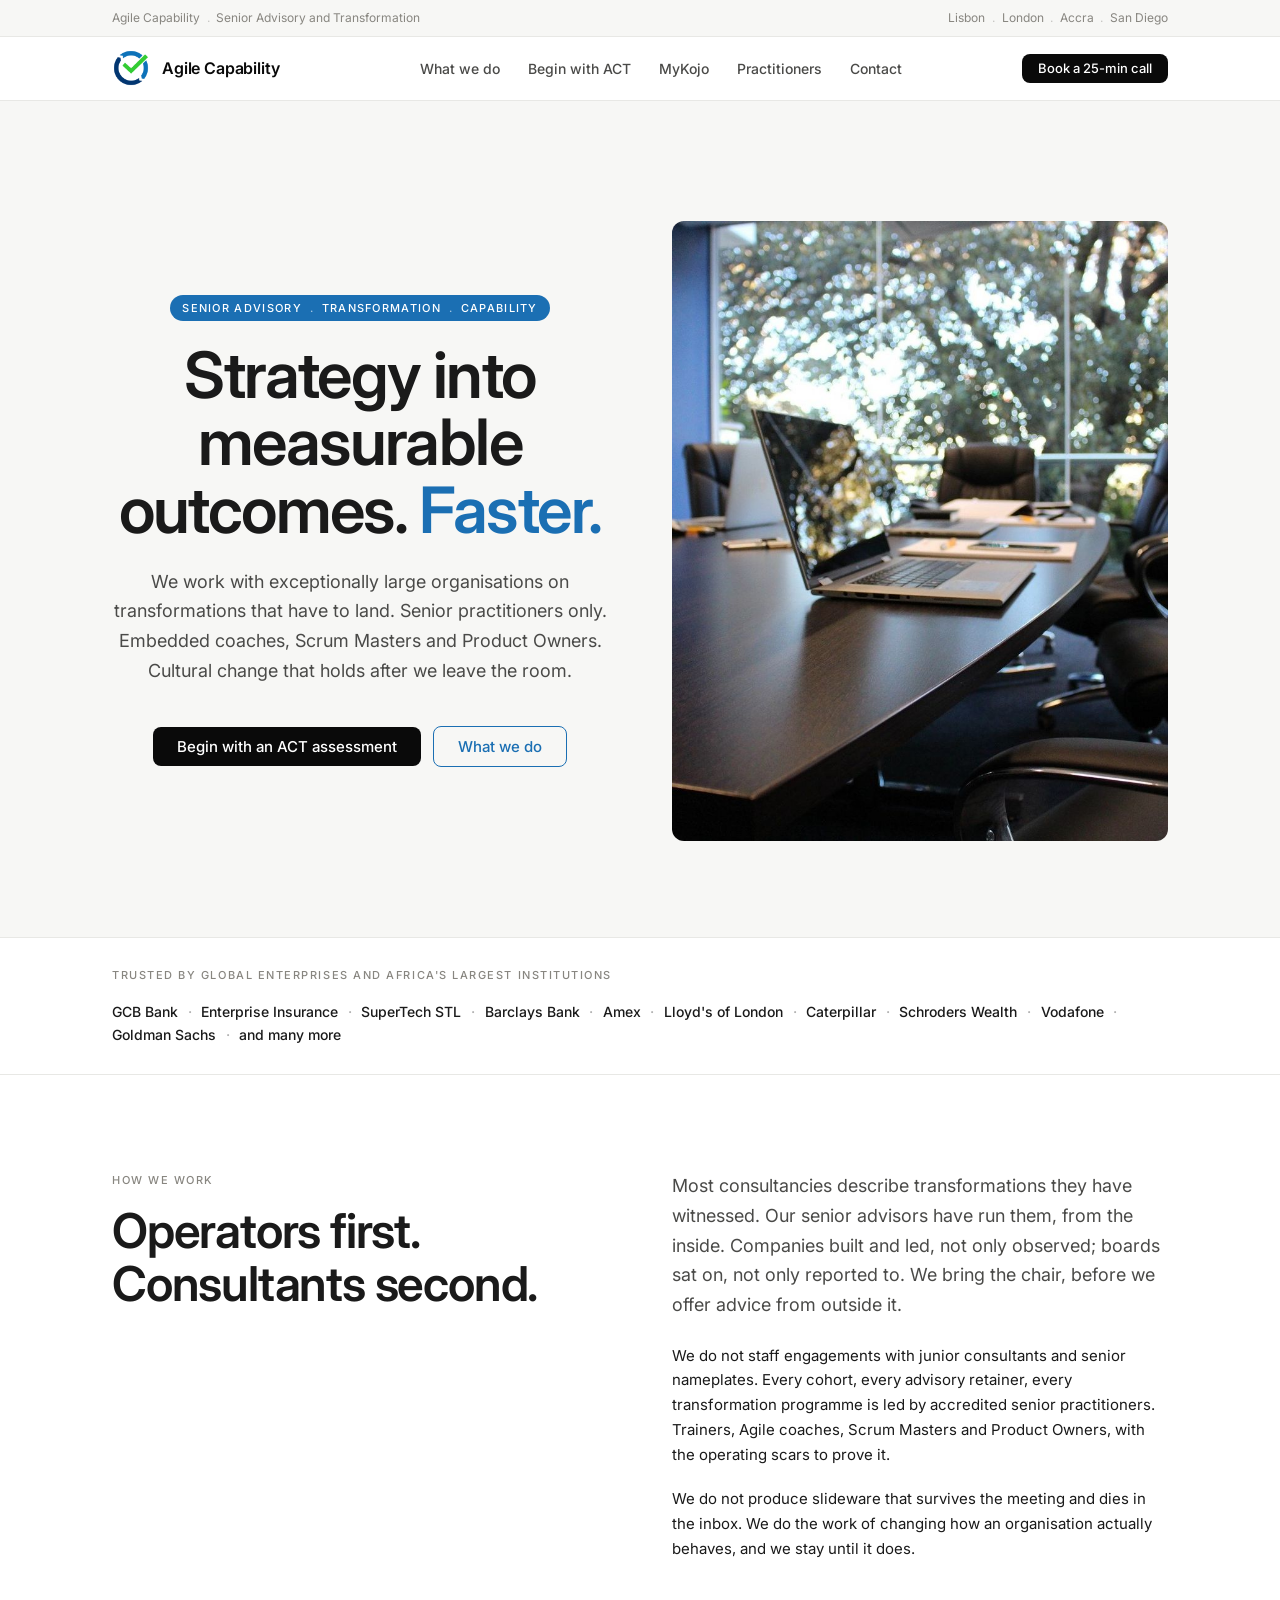
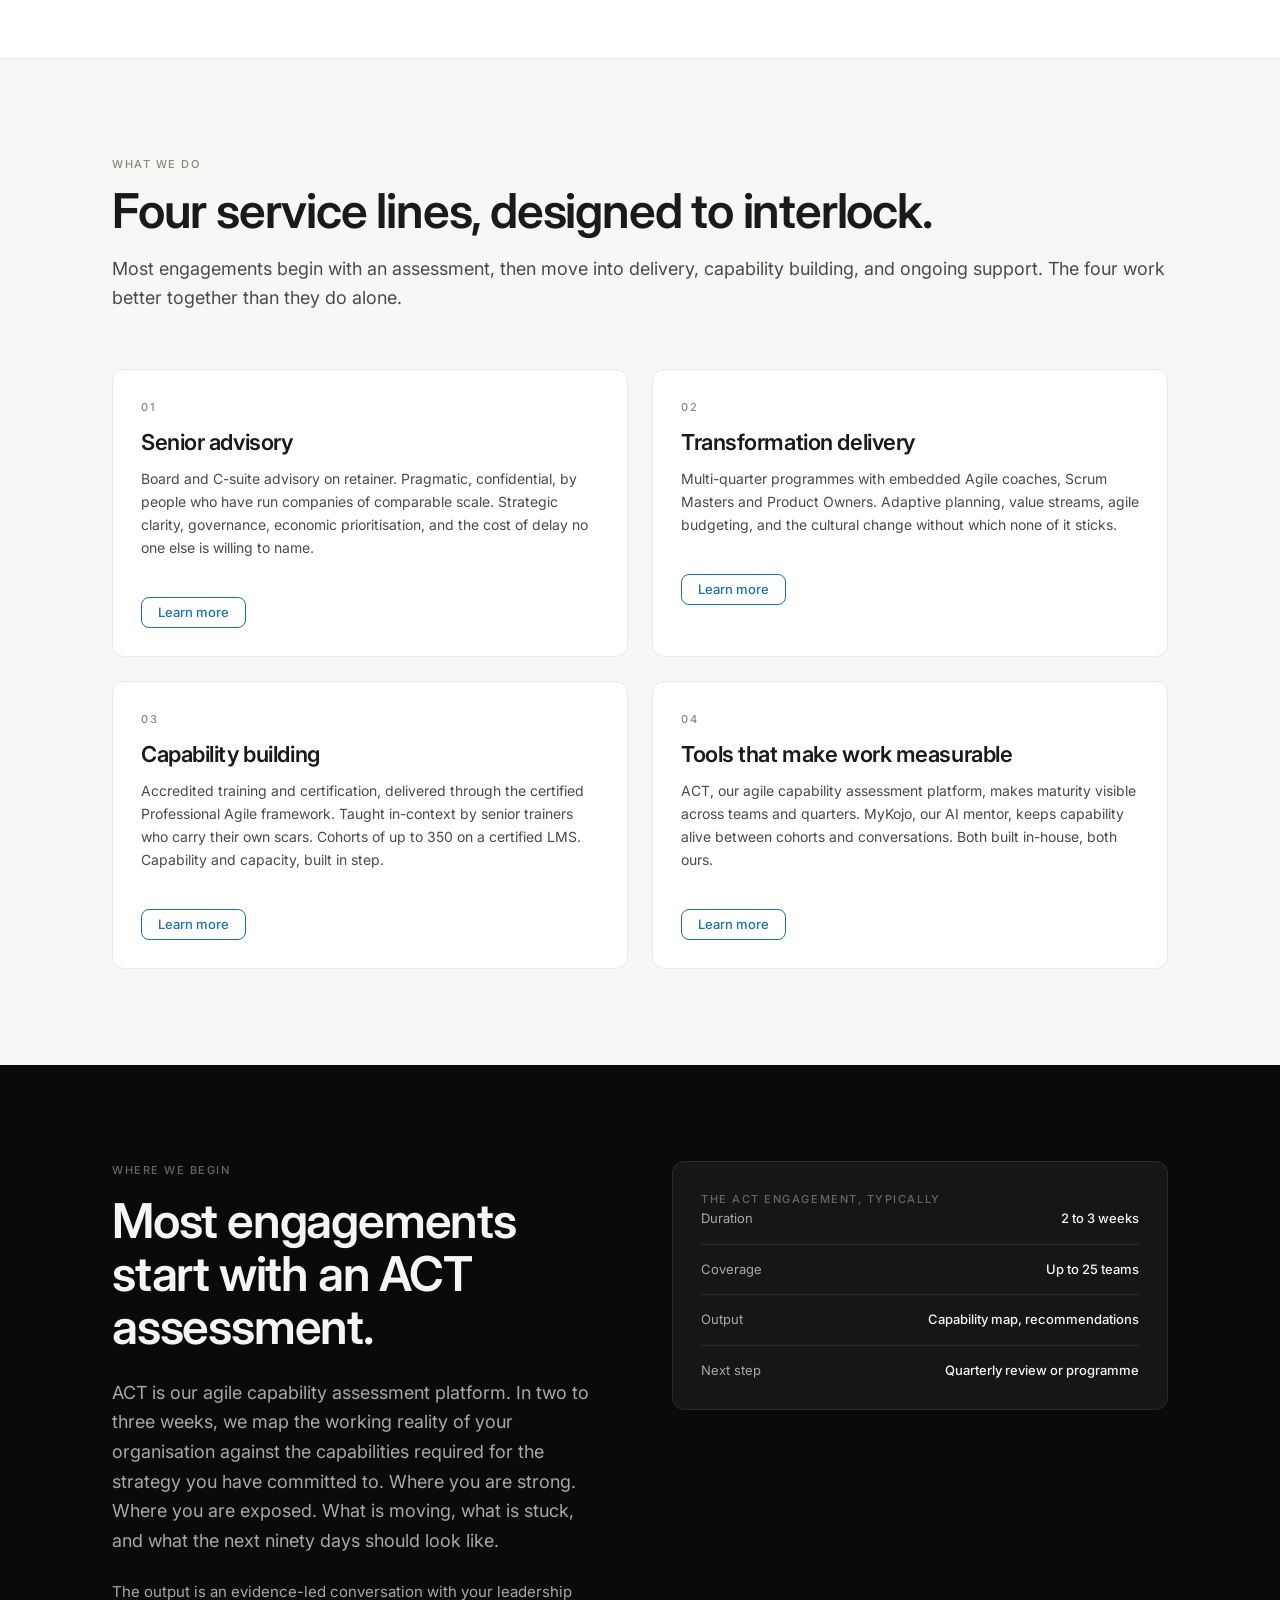
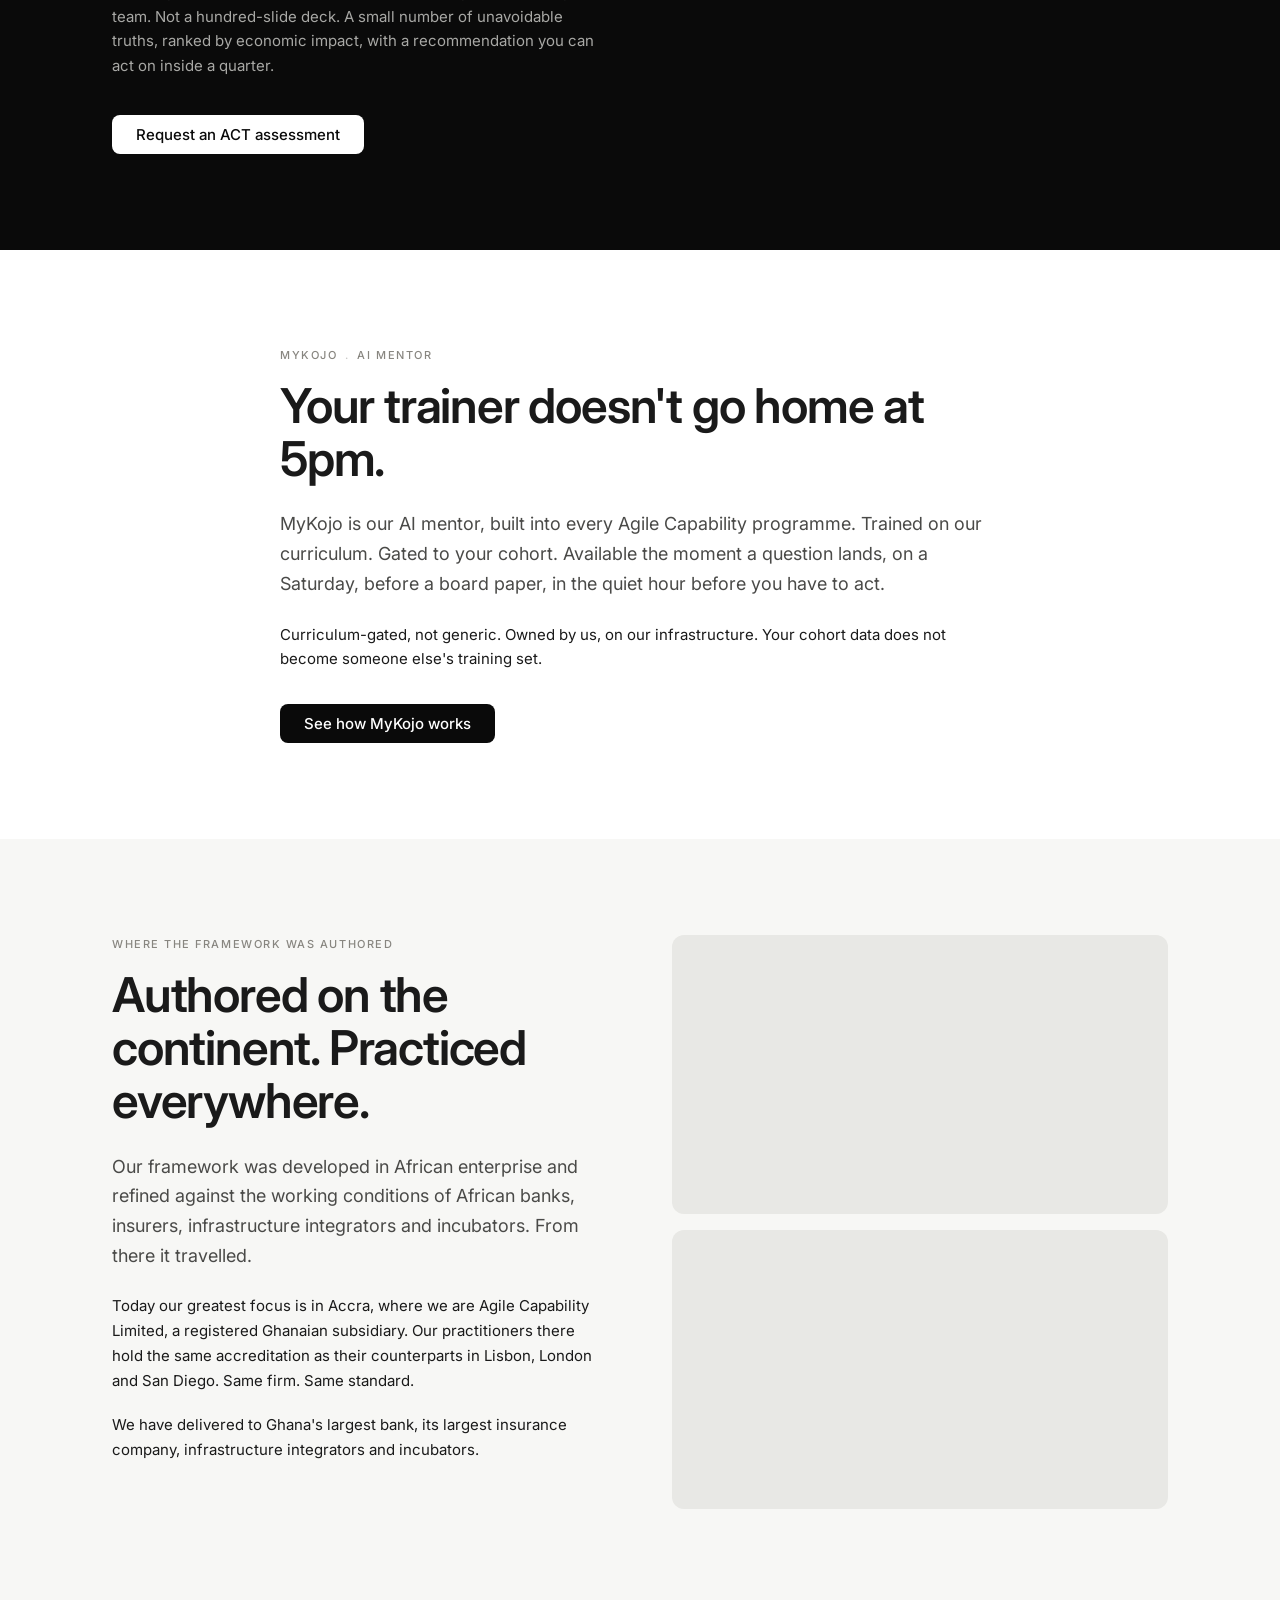
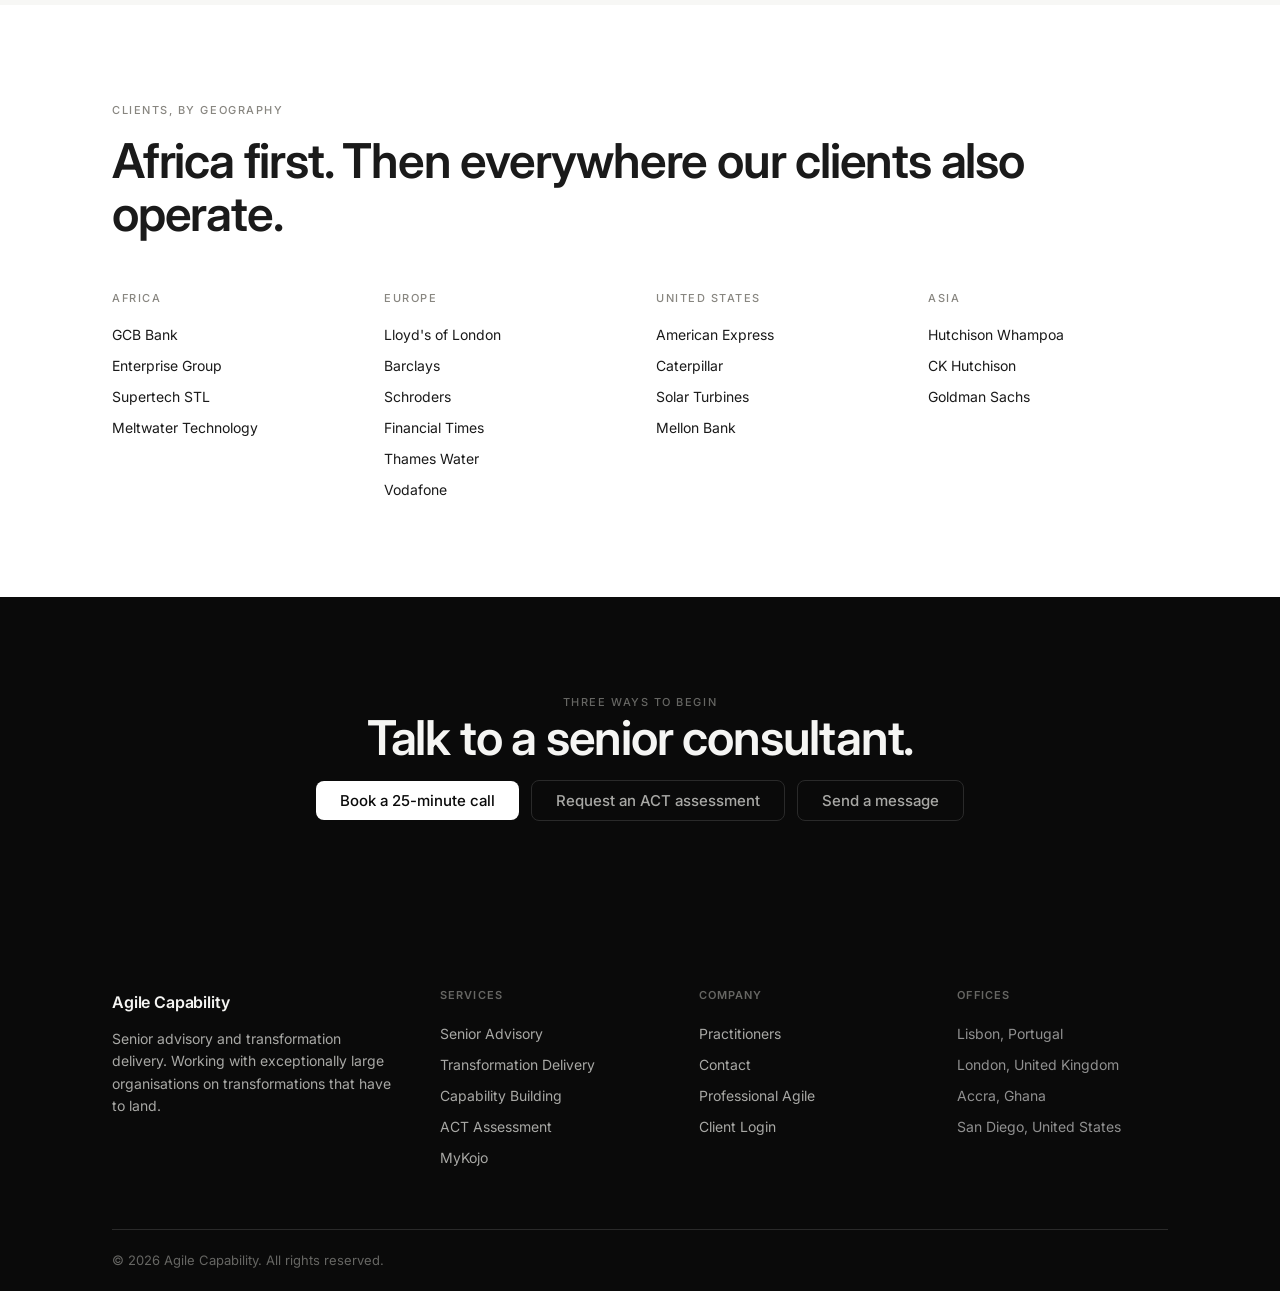
<file: index.html>
<!DOCTYPE html>
<html lang="en">
<head>
  <meta charset="UTF-8">
  <meta name="viewport" content="width=device-width, initial-scale=1.0">
  <meta name="description" content="Agile Capability works with exceptionally large organisations on transformations that have to land. Senior advisory, transformation delivery, capability building, and tools that make work measurable.">
  <title>Agile Capability - Senior Advisory and Transformation</title>
  <link rel="stylesheet" href="assets/css/site.css">
  <link rel="icon" href="assets/images/favicon.ico">
</head>
<body>

<!-- TOP BAR -->
<div id="top-bar">
  <div class="container">
    <span>Agile Capability <span style="opacity:.45;margin:0 .3em">.</span> Senior Advisory and Transformation</span>
    <span>Lisbon <span style="opacity:.45;margin:0 .3em">.</span> London <span style="opacity:.45;margin:0 .3em">.</span> Accra <span style="opacity:.45;margin:0 .3em">.</span> San Diego</span>
  </div>
</div>

<!-- HEADER -->
<header id="site-header">
  <div class="header-inner">
    <a class="site-logo" href="/">
      <img src="assets/images/agile-capability-logo.png" alt="Agile Capability" style="max-height:38px;width:auto;flex-shrink:0">
      <span class="site-logo-text">Agile Capability</span>
    </a>

    <button class="nav-toggle" aria-expanded="false" aria-controls="primary-nav" aria-label="Open menu">
      <span></span><span></span><span></span>
    </button>

    <nav id="primary-nav" role="navigation" aria-label="Main">
      <ul>
        <li><a href="/#what-we-do">What we do</a></li>
        <li><a href="services/act-assessment.html">Begin with ACT</a></li>
        <li><a href="services/mykojo.html">MyKojo</a></li>
        <li><a href="practitioners.html">Practitioners</a></li>
        <li><a href="contact.html">Contact</a></li>
      </ul>
      <div class="nav-cta">
        <a href="contact.html" class="btn btn-dark btn-sm">Book a 25-min call</a>
      </div>
    </nav>
  </div>
</header>

<!-- HERO -->
<section class="hero section subtle" id="welcome">
  <div class="container">
    <div class="split" style="align-items:center">
      <div>
        <div class="eyebrow mb-16">Senior Advisory <span style="opacity:.6;margin:0 .3em">.</span> Transformation <span style="opacity:.6;margin:0 .3em">.</span> Capability</div>
        <h1 class="h1 mb-24">Strategy into measurable outcomes. <span style="color:var(--accent-blue)">Faster.</span></h1>
        <p class="lead mb-40">We work with exceptionally large organisations on transformations that have to land. Senior practitioners only. Embedded coaches, Scrum Masters and Product Owners. Cultural change that holds after we leave the room.</p>
        <div class="hero-actions">
          <a href="services/act-assessment.html" class="btn btn-dark">Begin with an ACT assessment</a>
          <a href="/#what-we-do" class="btn btn-ghost">What we do</a>
        </div>
      </div>
      <div>
        <div style="aspect-ratio:4/5;width:100%;border-radius:12px;background-image:url('assets/images/hero-home.jpg');background-size:cover;background-position:center"></div>
      </div>
    </div>
  </div>
</section>

<!-- CLIENT STRIP -->
<div style="background:var(--bg);border-top:1px solid var(--border);border-bottom:1px solid var(--border);padding:28px 0">
  <div class="container">
    <div class="eyebrow mb-16">Trusted by global enterprises and Africa's largest institutions</div>
    <p style="font-size:14px;font-weight:500;color:var(--ink-3);margin:0">GCB Bank <span style="opacity:.35;margin:0 .4em">·</span> Enterprise Insurance <span style="opacity:.35;margin:0 .4em">·</span> SuperTech STL <span style="opacity:.35;margin:0 .4em">·</span> Barclays Bank <span style="opacity:.35;margin:0 .4em">·</span> Amex <span style="opacity:.35;margin:0 .4em">·</span> Lloyd's of London <span style="opacity:.35;margin:0 .4em">·</span> Caterpillar <span style="opacity:.35;margin:0 .4em">·</span> Schroders Wealth <span style="opacity:.35;margin:0 .4em">·</span> Vodafone <span style="opacity:.35;margin:0 .4em">·</span> Goldman Sachs <span style="opacity:.35;margin:0 .4em">·</span> and many more</p>
  </div>
</div>

<!-- OPERATORS FIRST -->
<section class="section" id="operators">
  <div class="container">
    <div class="split" style="align-items:start">
      <div>
        <div class="eyebrow mb-16">How we work</div>
        <h2 class="h2 mb-32">Operators first. Consultants second.</h2>
      </div>
      <div>
        <p class="lead mb-24">Most consultancies describe transformations they have witnessed. Our senior advisors have run them, from the inside. Companies built and led, not only observed; boards sat on, not only reported to. We bring the chair, before we offer advice from outside it.</p>
        <p style="color:var(--ink-2);margin-bottom:20px">We do not staff engagements with junior consultants and senior nameplates. Every cohort, every advisory retainer, every transformation programme is led by accredited senior practitioners. Trainers, Agile coaches, Scrum Masters and Product Owners, with the operating scars to prove it.</p>
        <p style="color:var(--ink-2)">We do not produce slideware that survives the meeting and dies in the inbox. We do the work of changing how an organisation actually behaves, and we stay until it does.</p>
      </div>
    </div>
  </div>
</section>

<hr class="divider">

<!-- FOUR SERVICE LINES -->
<section class="section subtle" id="what-we-do">
  <span id="services" style="position:absolute;visibility:hidden"></span>
  <div class="container">
    <div class="section-header">
      <div class="eyebrow">What we do</div>
      <h2 class="h2">Four service lines, designed to interlock.</h2>
      <p class="lead">Most engagements begin with an assessment, then move into delivery, capability building, and ongoing support. The four work better together than they do alone.</p>
    </div>
    <div class="card-grid-2">
      <div class="card">
        <div class="eyebrow mb-12">01</div>
        <h3 class="h3 mb-12">Senior advisory</h3>
        <p>Board and C-suite advisory on retainer. Pragmatic, confidential, by people who have run companies of comparable scale. Strategic clarity, governance, economic prioritisation, and the cost of delay no one else is willing to name.</p>
        <a href="services/senior-advisory.html" class="btn btn-ghost btn-sm mt-24">Learn more</a>
      </div>
      <div class="card">
        <div class="eyebrow mb-12">02</div>
        <h3 class="h3 mb-12">Transformation delivery</h3>
        <p>Multi-quarter programmes with embedded Agile coaches, Scrum Masters and Product Owners. Adaptive planning, value streams, agile budgeting, and the cultural change without which none of it sticks.</p>
        <a href="services/transformation-delivery.html" class="btn btn-ghost btn-sm mt-24">Learn more</a>
      </div>
      <div class="card">
        <div class="eyebrow mb-12">03</div>
        <h3 class="h3 mb-12">Capability building</h3>
        <p>Accredited training and certification, delivered through the certified Professional Agile framework. Taught in-context by senior trainers who carry their own scars. Cohorts of up to 350 on a certified LMS. Capability and capacity, built in step.</p>
        <a href="services/capability-building.html" class="btn btn-ghost btn-sm mt-24">Learn more</a>
      </div>
      <div class="card">
        <div class="eyebrow mb-12">04</div>
        <h3 class="h3 mb-12">Tools that make work measurable</h3>
        <p>ACT, our agile capability assessment platform, makes maturity visible across teams and quarters. MyKojo, our AI mentor, keeps capability alive between cohorts and conversations. Both built in-house, both ours.</p>
        <a href="services/mykojo.html" class="btn btn-ghost btn-sm mt-24">Learn more</a>
      </div>
    </div>
  </div>
</section>

<!-- ACT FRONT DOOR -->
<section class="section dark" id="act">
  <div class="container">
    <div class="split" style="align-items:start;gap:64px">
      <div>
        <div class="eyebrow mb-16" style="color:var(--d-text-3)">Where we begin</div>
        <h2 class="h2 mb-24" style="color:var(--d-text)">Most engagements start with an ACT assessment.</h2>
        <p class="lead mb-24" style="color:var(--d-text-2)">ACT is our agile capability assessment platform. In two to three weeks, we map the working reality of your organisation against the capabilities required for the strategy you have committed to. Where you are strong. Where you are exposed. What is moving, what is stuck, and what the next ninety days should look like.</p>
        <p style="color:var(--d-text-2);margin-bottom:36px">The output is an evidence-led conversation with your leadership team. Not a hundred-slide deck. A small number of unavoidable truths, ranked by economic impact, with a recommendation you can act on inside a quarter.</p>
        <a href="services/act-assessment.html" class="btn btn-light">Request an ACT assessment</a>
      </div>
      <div>
        <div style="background:rgba(255,255,255,.05);border:1px solid var(--d-border);border-radius:var(--r-card);padding:28px">
          <div class="eyebrow mb-20" style="color:var(--d-text-3)">The ACT engagement, typically</div>
          <div style="display:flex;flex-direction:column;gap:14px">
            <div style="display:flex;justify-content:space-between;padding-bottom:14px;border-bottom:1px solid var(--d-border)">
              <span style="font-size:13px;color:var(--d-text-2)">Duration</span>
              <span style="font-size:13px;color:var(--d-text);font-weight:500">2 to 3 weeks</span>
            </div>
            <div style="display:flex;justify-content:space-between;padding-bottom:14px;border-bottom:1px solid var(--d-border)">
              <span style="font-size:13px;color:var(--d-text-2)">Coverage</span>
              <span style="font-size:13px;color:var(--d-text);font-weight:500">Up to 25 teams</span>
            </div>
            <div style="display:flex;justify-content:space-between;padding-bottom:14px;border-bottom:1px solid var(--d-border)">
              <span style="font-size:13px;color:var(--d-text-2)">Output</span>
              <span style="font-size:13px;color:var(--d-text);font-weight:500">Capability map, recommendations</span>
            </div>
            <div style="display:flex;justify-content:space-between">
              <span style="font-size:13px;color:var(--d-text-2)">Next step</span>
              <span style="font-size:13px;color:var(--d-text);font-weight:500">Quarterly review or programme</span>
            </div>
          </div>
        </div>
      </div>
    </div>
  </div>
</section>

<!-- MYKOJO PREVIEW -->
<section class="section" id="mykojo">
  <div class="container">
    <div style="max-width:720px;margin:0 auto">
      <div class="eyebrow mb-16">MyKojo <span style="opacity:.45;margin:0 .3em">.</span> AI mentor</div>
      <h2 class="h2 mb-24">Your trainer doesn't go home at 5pm.</h2>
      <p class="lead mb-24">MyKojo is our AI mentor, built into every Agile Capability programme. Trained on our curriculum. Gated to your cohort. Available the moment a question lands, on a Saturday, before a board paper, in the quiet hour before you have to act.</p>
      <p style="color:var(--ink-2);margin-bottom:32px">Curriculum-gated, not generic. Owned by us, on our infrastructure. Your cohort data does not become someone else's training set.</p>
      <a href="services/mykojo.html" class="btn btn-dark">See how MyKojo works</a>
    </div>
  </div>
</section>

<!-- AFRICA SECTION -->
<section class="section subtle" id="africa">
  <div class="container">
    <div class="split" style="align-items:start">
      <div>
        <div class="eyebrow mb-16">Where the framework was authored</div>
        <h2 class="h2 mb-24">Authored on the continent. Practiced everywhere.</h2>
        <p class="lead mb-24">Our framework was developed in African enterprise and refined against the working conditions of African banks, insurers, infrastructure integrators and incubators. From there it travelled.</p>
        <p style="color:var(--ink-2);margin-bottom:20px">Today our greatest focus is in Accra, where we are Agile Capability Limited, a registered Ghanaian subsidiary. Our practitioners there hold the same accreditation as their counterparts in Lisbon, London and San Diego. Same firm. Same standard.</p>
        <p style="color:var(--ink-2)">We have delivered to Ghana's largest bank, its largest insurance company, infrastructure integrators and incubators.</p>
      </div>
      <div style="display:flex;flex-direction:column;gap:16px">
        <div style="background:var(--border);border-radius:var(--r-card);aspect-ratio:16/9;width:100%"></div>
        <div style="background:var(--border);border-radius:var(--r-card);aspect-ratio:16/9;width:100%"></div>
      </div>
    </div>
  </div>
</section>

<!-- CLIENTS BY GEOGRAPHY -->
<section class="section" id="clients">
  <div class="container">
    <div class="eyebrow mb-16">Clients, by geography</div>
    <h2 class="h2 mb-48">Africa first. Then everywhere our clients also operate.</h2>
    <div class="grid-4">
      <div>
        <div class="eyebrow mb-16">Africa</div>
        <div style="display:flex;flex-direction:column;gap:8px">
          <span style="font-size:14px;color:var(--ink-2)">GCB Bank</span>
          <span style="font-size:14px;color:var(--ink-2)">Enterprise Group</span>
          <span style="font-size:14px;color:var(--ink-2)">Supertech STL</span>
          <span style="font-size:14px;color:var(--ink-2)">Meltwater Technology</span>
        </div>
      </div>
      <div>
        <div class="eyebrow mb-16">Europe</div>
        <div style="display:flex;flex-direction:column;gap:8px">
          <span style="font-size:14px;color:var(--ink-2)">Lloyd's of London</span>
          <span style="font-size:14px;color:var(--ink-2)">Barclays</span>
          <span style="font-size:14px;color:var(--ink-2)">Schroders</span>
          <span style="font-size:14px;color:var(--ink-2)">Financial Times</span>
          <span style="font-size:14px;color:var(--ink-2)">Thames Water</span>
          <span style="font-size:14px;color:var(--ink-2)">Vodafone</span>
        </div>
      </div>
      <div>
        <div class="eyebrow mb-16">United States</div>
        <div style="display:flex;flex-direction:column;gap:8px">
          <span style="font-size:14px;color:var(--ink-2)">American Express</span>
          <span style="font-size:14px;color:var(--ink-2)">Caterpillar</span>
          <span style="font-size:14px;color:var(--ink-2)">Solar Turbines</span>
          <span style="font-size:14px;color:var(--ink-2)">Mellon Bank</span>
        </div>
      </div>
      <div>
        <div class="eyebrow mb-16">Asia</div>
        <div style="display:flex;flex-direction:column;gap:8px">
          <span style="font-size:14px;color:var(--ink-2)">Hutchison Whampoa</span>
          <span style="font-size:14px;color:var(--ink-2)">CK Hutchison</span>
          <span style="font-size:14px;color:var(--ink-2)">Goldman Sachs</span>
        </div>
      </div>
    </div>
  </div>
</section>

<!-- CLOSING CTA -->
<section class="cta-band" id="contact-cta">
  <div class="container">
    <div class="hero-center">
      <div class="eyebrow mb-20" style="color:var(--d-text-3)">Three ways to begin</div>
      <h2 class="h2 mb-32" style="color:var(--d-text)">Talk to a senior consultant.</h2>
      <div class="hero-actions" style="justify-content:center">
        <a href="contact.html" class="btn btn-light">Book a 25-minute call</a>
        <a href="services/act-assessment.html" class="btn btn-ghost" style="color:var(--d-text-2);border-color:var(--d-border)">Request an ACT assessment</a>
        <a href="contact.html" class="btn btn-ghost" style="color:var(--d-text-2);border-color:var(--d-border)">Send a message</a>
      </div>
    </div>
  </div>
</section>

<!-- FOOTER -->
<footer id="site-footer">
  <div class="container">
    <div class="footer-inner">
      <div class="footer-brand">
        <span class="site-logo-text">Agile Capability</span>
        <p>Senior advisory and transformation delivery. Working with exceptionally large organisations on transformations that have to land.</p>
      </div>
      <div class="footer-col">
        <h4>Services</h4>
        <a href="services/senior-advisory.html">Senior Advisory</a>
        <a href="services/transformation-delivery.html">Transformation Delivery</a>
        <a href="services/capability-building.html">Capability Building</a>
        <a href="services/act-assessment.html">ACT Assessment</a>
        <a href="services/mykojo.html">MyKojo</a>
      </div>
      <div class="footer-col">
        <h4>Company</h4>
        <a href="practitioners.html">Practitioners</a>
        <a href="contact.html">Contact</a>
        <a href="https://www.professionalagile.org" target="_blank" rel="noopener">Professional Agile</a>
        <a href="https://admin.agilecapabilitytool.com/login" target="_blank" rel="noopener">Client Login</a>
      </div>
      <div class="footer-col">
        <h4>Offices</h4>
        <span style="font-size:14px;color:rgba(255,255,255,.55);display:block;padding:4px 0">Lisbon, Portugal</span>
        <span style="font-size:14px;color:rgba(255,255,255,.55);display:block;padding:4px 0">London, United Kingdom</span>
        <span style="font-size:14px;color:rgba(255,255,255,.55);display:block;padding:4px 0">Accra, Ghana</span>
        <span style="font-size:14px;color:rgba(255,255,255,.55);display:block;padding:4px 0">San Diego, United States</span>
      </div>
    </div>
    <div class="footer-bottom">
      <span>&copy; 2026 Agile Capability. All rights reserved.</span>
    </div>
  </div>
</footer>

<script src="assets/js/site.js"></script>
</body>
</html>
</file>
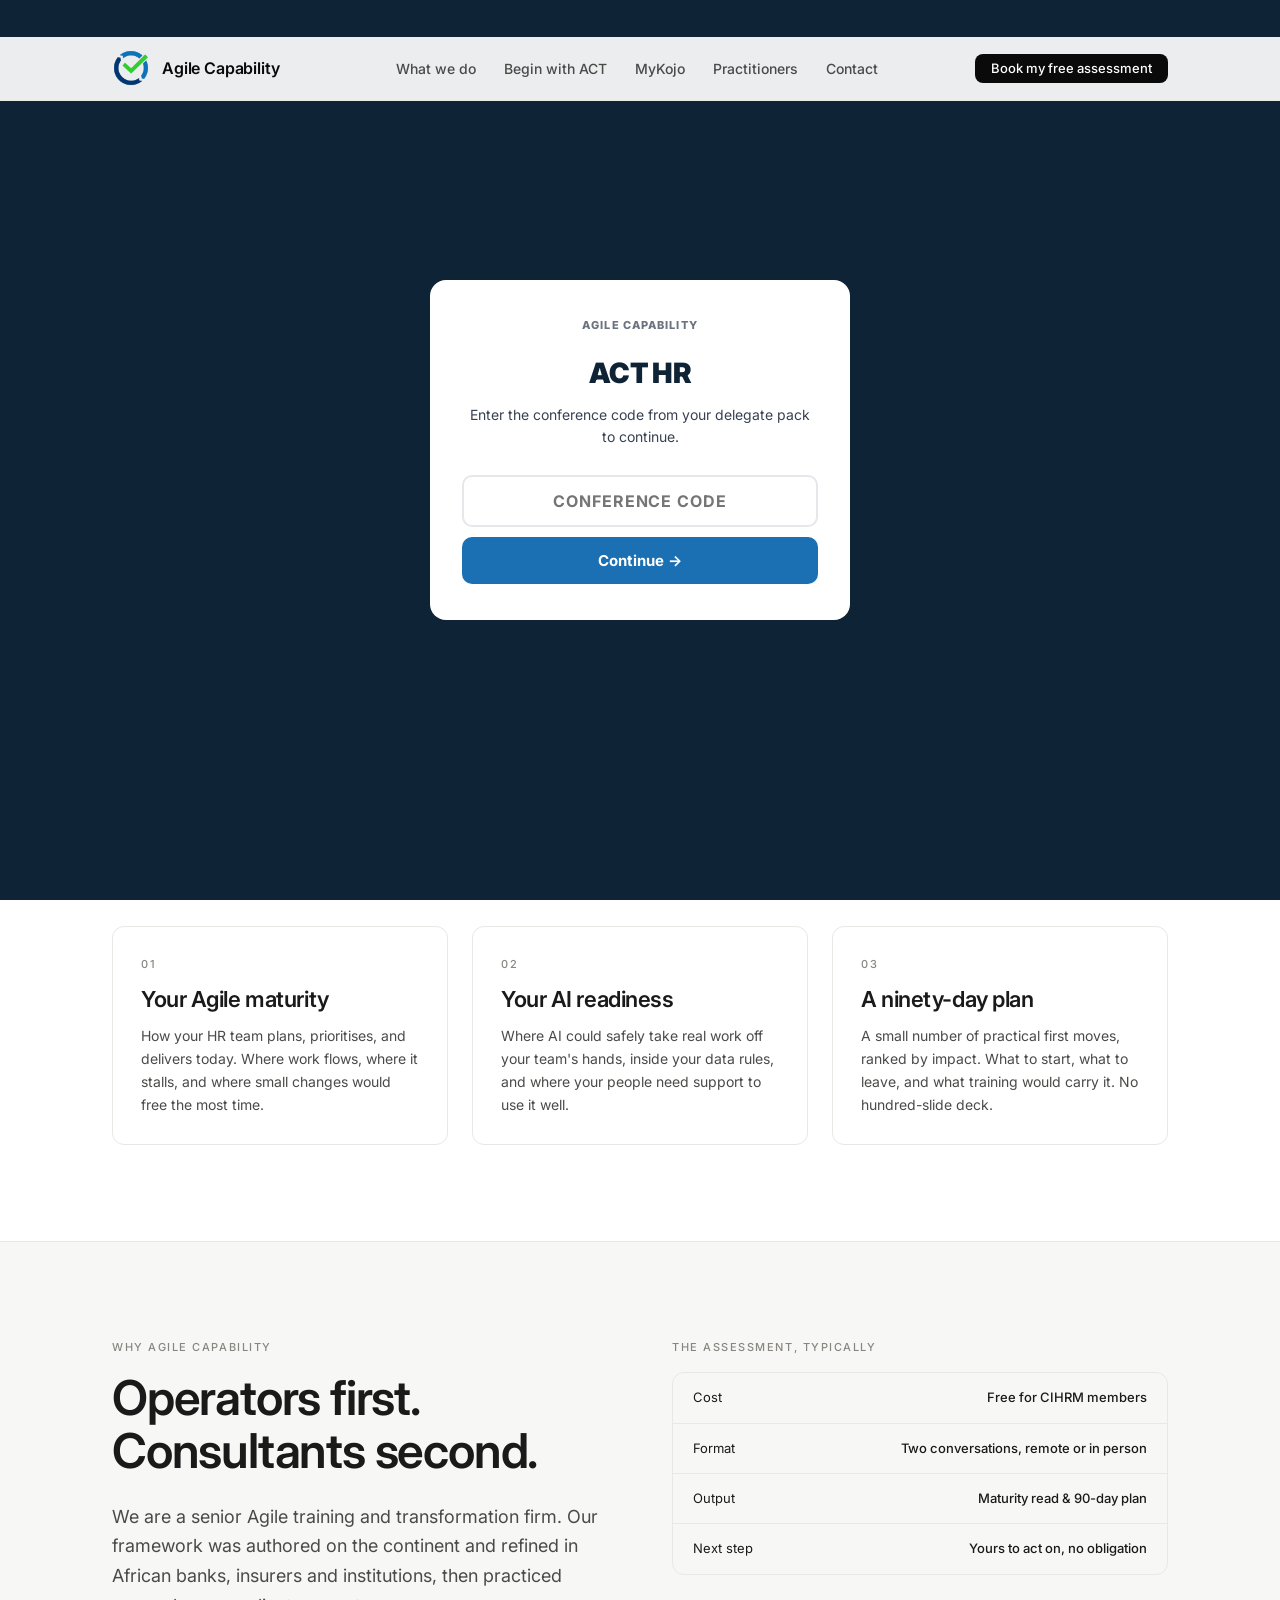
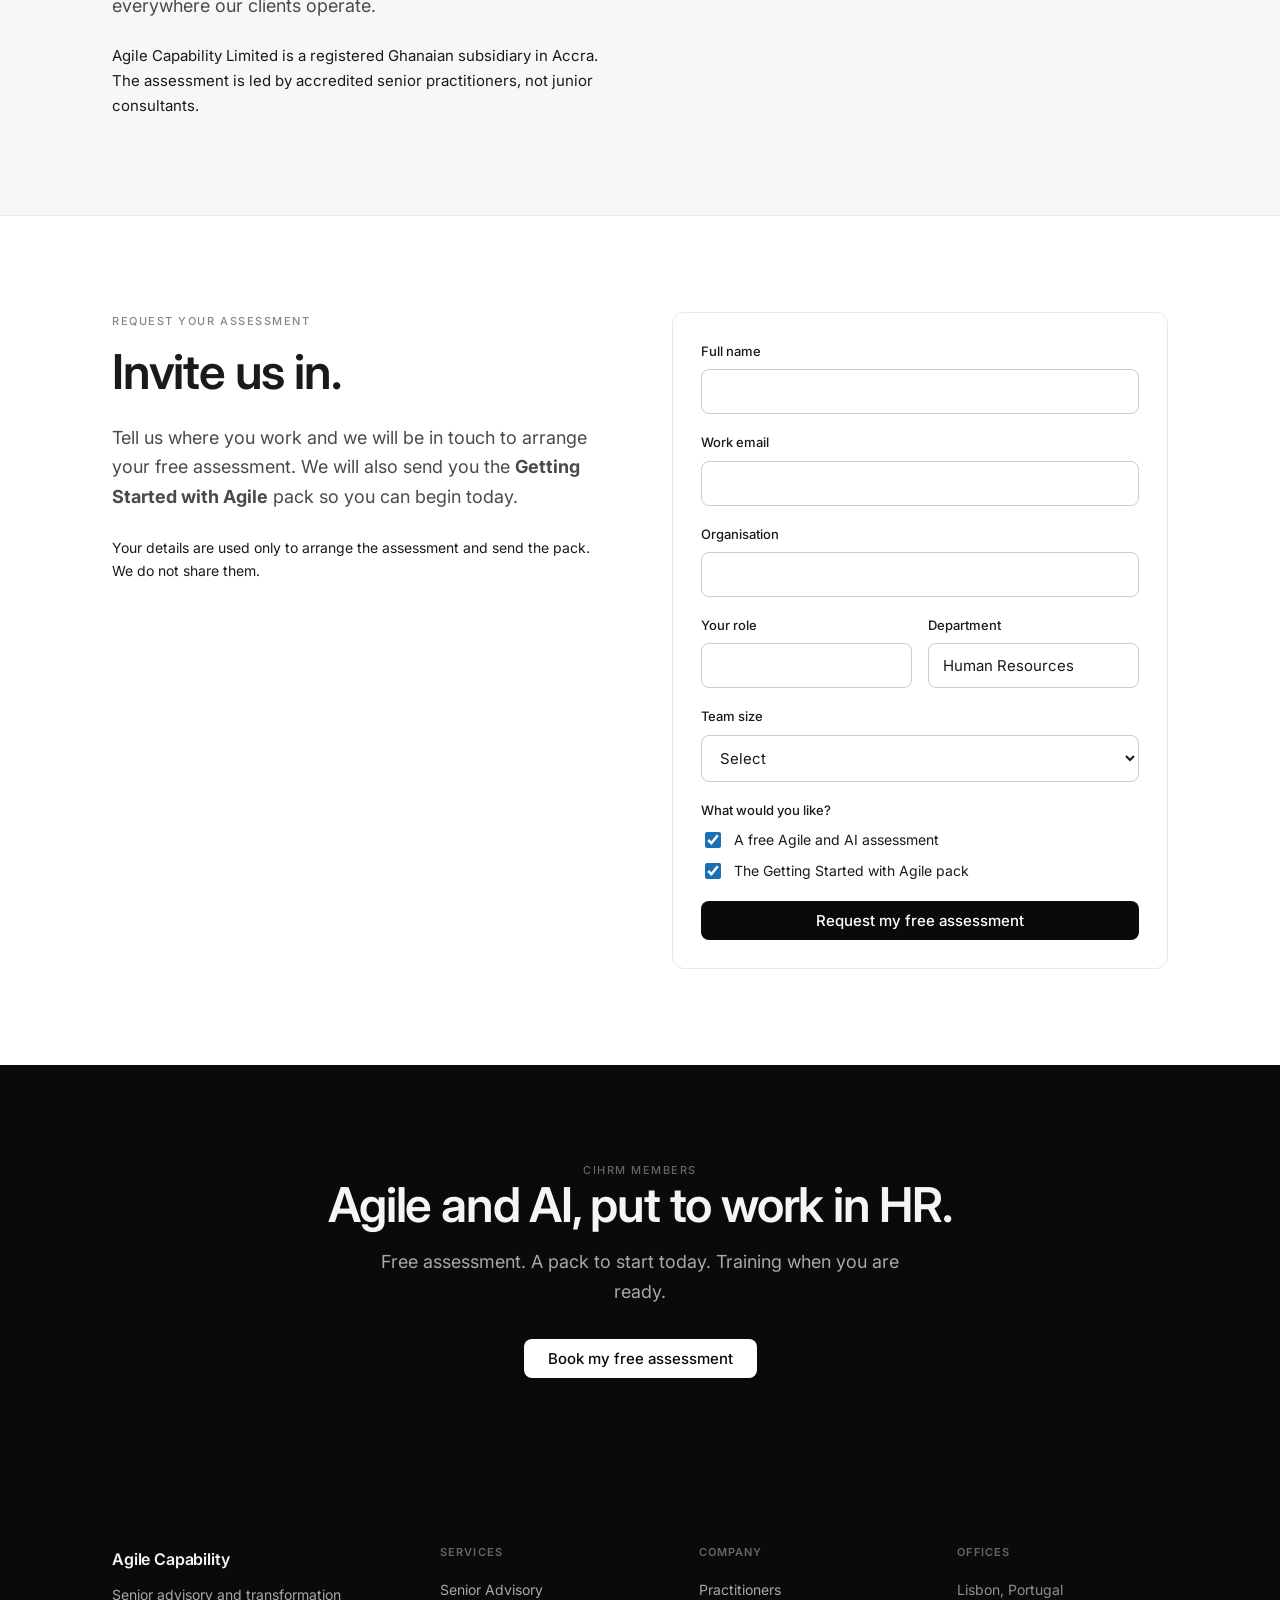
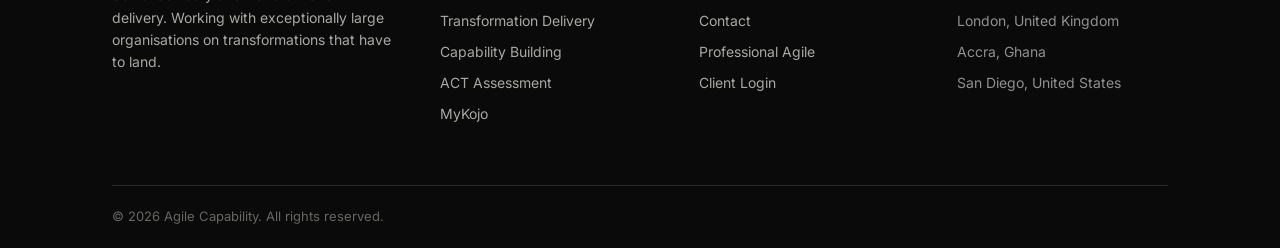
<file: cihrm.html>
<!DOCTYPE html>
<html lang="en">
<head>
  <meta charset="UTF-8">
  <meta name="viewport" content="width=device-width, initial-scale=1.0">
  <meta name="description" content="For CIHRM members. A free Agile and AI assessment of your HR department, plus a Getting Started with Agile pack. See where you are strong, where you are exposed, and what the next ninety days should look like.">
  <title>Agile and AI for HR - Free Assessment for CIHRM Members - Agile Capability</title>
  <link rel="stylesheet" href="assets/css/site.css">
  <link rel="icon" href="assets/images/favicon.ico">
</head>
<body>

<!-- CODE GATE: shown on arrival, hides the page until the conference code is entered -->
<div id="cihrm-gate" style="position:fixed;inset:0;z-index:9999;background:#0F2336;display:flex;align-items:center;justify-content:center;padding:24px">
  <div style="background:#fff;border-radius:16px;padding:36px 32px;max-width:420px;width:100%;text-align:center">
    <div style="font-size:11px;font-weight:800;text-transform:uppercase;letter-spacing:.1em;color:#6B7280;margin-bottom:16px">Agile Capability</div>
    <div style="font-size:28px;font-weight:900;letter-spacing:-.02em;color:#0F2336;margin-bottom:8px">ACT HR</div>
    <div style="font-size:14px;color:#374151;line-height:1.55;margin-bottom:28px">Enter the conference code from your delegate pack to continue.</div>
    <input id="gate-code" type="text" autocomplete="off" spellcheck="false"
      placeholder="Conference code"
      style="width:100%;box-sizing:border-box;font-family:inherit;font-size:16px;font-weight:700;text-align:center;text-transform:uppercase;letter-spacing:.06em;padding:14px;border:2px solid #E5E7EB;border-radius:10px;margin-bottom:10px;outline:none"
      onkeydown="if(event.key==='Enter')submitGateCode()">
    <div id="gate-err" style="display:none;font-size:13px;color:#C0392B;margin-bottom:10px"></div>
    <button onclick="submitGateCode()"
      style="width:100%;background:#1B6FB3;color:#fff;border:none;border-radius:10px;padding:14px;font-family:inherit;font-size:15px;font-weight:700;cursor:pointer">
      Continue &rarr;
    </button>
  </div>
</div>

<!-- ACT HR REGISTER: revealed after correct code, sits above the existing hero -->
<div id="achr-register" style="display:none;background:#EEF2F6;padding:60px 16px">
  <div style="max-width:520px;margin:0 auto">
    <div style="font-size:11px;font-weight:800;text-transform:uppercase;letter-spacing:.1em;color:#1B6FB3;margin-bottom:8px">CIHRM 2026</div>
    <h2 style="font-size:28px;font-weight:900;letter-spacing:-.02em;color:#0F2336;margin:0 0 10px">Access ACT HR</h2>
    <p style="font-size:14px;color:#374151;line-height:1.6;margin:0 0 24px">A safe place to rehearse the hard HR conversations before you have them for real. Enter your details and we will send your personal 7-day access link.</p>
    <div style="background:#fff;border:1px solid #E5E7EB;border-radius:14px;padding:28px">
      <div style="display:grid;grid-template-columns:1fr 1fr;gap:10px;margin-bottom:16px">
        <div>
          <label style="display:block;font-size:13px;font-weight:600;color:#0F2336;margin-bottom:6px" for="achr-first">First name</label>
          <input id="achr-first" type="text" autocomplete="given-name" placeholder="First"
            style="width:100%;box-sizing:border-box;font-family:inherit;font-size:15px;color:#0F2336;padding:11px 13px;border:1px solid #D1D5DB;border-radius:8px;outline:none">
        </div>
        <div>
          <label style="display:block;font-size:13px;font-weight:600;color:#0F2336;margin-bottom:6px" for="achr-last">Last name</label>
          <input id="achr-last" type="text" autocomplete="family-name" placeholder="Last"
            style="width:100%;box-sizing:border-box;font-family:inherit;font-size:15px;color:#0F2336;padding:11px 13px;border:1px solid #D1D5DB;border-radius:8px;outline:none">
        </div>
      </div>
      <div style="margin-bottom:16px">
        <label style="display:block;font-size:13px;font-weight:600;color:#0F2336;margin-bottom:6px" for="achr-email">Work email</label>
        <input id="achr-email" type="email" autocomplete="email" placeholder="you@organisation.com"
          style="width:100%;box-sizing:border-box;font-family:inherit;font-size:15px;color:#0F2336;padding:11px 13px;border:1px solid #D1D5DB;border-radius:8px;outline:none">
      </div>
      <div style="margin-bottom:16px">
        <label style="display:block;font-size:13px;font-weight:600;color:#0F2336;margin-bottom:6px" for="achr-title">Job title</label>
        <input id="achr-title" type="text" autocomplete="organization-title" placeholder="Your role"
          style="width:100%;box-sizing:border-box;font-family:inherit;font-size:15px;color:#0F2336;padding:11px 13px;border:1px solid #D1D5DB;border-radius:8px;outline:none">
      </div>
      <div style="margin-bottom:16px">
        <label style="display:block;font-size:13px;font-weight:600;color:#0F2336;margin-bottom:6px" for="achr-org">Organisation</label>
        <input id="achr-org" type="text" autocomplete="organization" placeholder="Your organisation"
          style="width:100%;box-sizing:border-box;font-family:inherit;font-size:15px;color:#0F2336;padding:11px 13px;border:1px solid #D1D5DB;border-radius:8px;outline:none">
      </div>
      <div style="margin-bottom:20px">
        <label style="display:block;font-size:13px;font-weight:600;color:#0F2336;margin-bottom:6px" for="achr-sector">Sector</label>
        <select id="achr-sector"
          style="width:100%;box-sizing:border-box;font-family:inherit;font-size:15px;color:#0F2336;padding:11px 13px;border:1px solid #D1D5DB;border-radius:8px;outline:none;background:#fff;-webkit-appearance:none;appearance:none">
          <option value="">Select your sector</option>
          <option value="public">Public sector</option>
          <option value="private">Private sector</option>
          <option value="ngo">NGO / Not-for-profit</option>
          <option value="other">Other</option>
        </select>
      </div>
      <div id="achr-err" style="display:none;font-size:13px;color:#C0392B;margin-bottom:12px;padding:10px 12px;background:#FDECEC;border-radius:7px;border:1px solid #F5C6C6"></div>
      <button id="achr-btn" onclick="submitAchrForm()"
        style="width:100%;background:#1B6FB3;color:#fff;border:none;border-radius:10px;padding:14px;font-family:inherit;font-size:15px;font-weight:700;cursor:pointer">
        Send my access link &rarr;
      </button>
      <div id="achr-ok" style="display:none;margin-top:16px;padding:14px;background:#EAF3FB;border:1px solid #BBD7EE;border-radius:9px;font-size:13px;color:#1a5f99;line-height:1.5"></div>
      <p style="font-size:12px;color:#9CA3AF;margin:14px 0 0;text-align:center">Your details are used only to send the access link. We do not share them.</p>
    </div>
  </div>
</div>

<!-- TOP BAR -->
<div id="top-bar">
  <div class="container">
    <span>Agile Capability <span style="opacity:.45;margin:0 .3em">.</span> Senior Advisory and Transformation</span>
    <span>Lisbon <span style="opacity:.45;margin:0 .3em">.</span> London <span style="opacity:.45;margin:0 .3em">.</span> Accra <span style="opacity:.45;margin:0 .3em">.</span> San Diego</span>
  </div>
</div>

<!-- HEADER -->
<header id="site-header">
  <div class="header-inner">
    <a class="site-logo" href="/">
      <img src="assets/images/agile-capability-logo.png" alt="Agile Capability" style="max-height:38px;width:auto;flex-shrink:0">
      <span class="site-logo-text">Agile Capability</span>
    </a>
    <button class="nav-toggle" aria-expanded="false" aria-controls="primary-nav" aria-label="Open menu">
      <span></span><span></span><span></span>
    </button>
    <nav id="primary-nav" role="navigation" aria-label="Main">
      <ul>
        <li><a href="/#what-we-do">What we do</a></li>
        <li><a href="services/act-assessment.html">Begin with ACT</a></li>
        <li><a href="services/mykojo.html">MyKojo</a></li>
        <li><a href="practitioners.html">Practitioners</a></li>
        <li><a href="contact.html">Contact</a></li>
      </ul>
      <div class="nav-cta">
        <a href="#assessment" class="btn btn-dark btn-sm">Book my free assessment</a>
      </div>
    </nav>
  </div>
</header>

<!-- HERO -->
<section class="page-hero section-sm subtle">
  <div class="container">
    <div class="eyebrow mb-12">CIHRM 2026 <span style="opacity:.5;margin:0 .3em">.</span> Agile and AI in HR</div>
    <h1 class="h1 mb-16">Put Agile and AI to work in your HR team. <span style="color:var(--accent-blue)">Start with a free assessment.</span></h1>
    <p class="lead" style="max-width:640px">You met us at the CIHRM conference. Now invite us in. We will assess your department's Agile maturity and AI readiness, then hand you an evidence-led read and a ninety-day plan. Free for CIHRM members.</p>
    <div class="hero-actions" style="margin-top:32px">
      <a href="#assessment" class="btn btn-dark">Book my free assessment</a>
      <a href="#pack" class="btn btn-ghost">Get the Getting Started pack</a>
    </div>
  </div>
</section>

<!-- THE ASSESSMENT -->
<section class="section">
  <div class="container">
    <div class="section-header">
      <div class="eyebrow">The offer</div>
      <h2 class="h2">A free Agile and AI assessment of your department.</h2>
      <p class="lead">Two focused conversations and a short diagnostic. We look at how your HR function actually works today, and how ready it is to put AI to work safely. You leave with a clear picture and a place to start.</p>
    </div>
    <div class="card-grid">
      <div class="card">
        <div class="eyebrow mb-12">01</div>
        <h3 class="h3 mb-12">Your Agile maturity</h3>
        <p>How your HR team plans, prioritises, and delivers today. Where work flows, where it stalls, and where small changes would free the most time.</p>
      </div>
      <div class="card">
        <div class="eyebrow mb-12">02</div>
        <h3 class="h3 mb-12">Your AI readiness</h3>
        <p>Where AI could safely take real work off your team's hands, inside your data rules, and where your people need support to use it well.</p>
      </div>
      <div class="card">
        <div class="eyebrow mb-12">03</div>
        <h3 class="h3 mb-12">A ninety-day plan</h3>
        <p>A small number of practical first moves, ranked by impact. What to start, what to leave, and what training would carry it. No hundred-slide deck.</p>
      </div>
    </div>
  </div>
</section>

<hr class="divider">

<!-- WHY US / CREDIBILITY -->
<section class="section subtle">
  <div class="container">
    <div class="split" style="align-items:start;gap:64px">
      <div>
        <div class="eyebrow mb-16">Why Agile Capability</div>
        <h2 class="h2 mb-24">Operators first. Consultants second.</h2>
        <p class="lead mb-24">We are a senior Agile training and transformation firm. Our framework was authored on the continent and refined in African banks, insurers and institutions, then practiced everywhere our clients operate.</p>
        <p style="color:var(--ink-2)">Agile Capability Limited is a registered Ghanaian subsidiary in Accra. The assessment is led by accredited senior practitioners, not junior consultants.</p>
      </div>
      <div>
        <div class="eyebrow mb-16">The assessment, typically</div>
        <div style="border:1px solid var(--border);border-radius:var(--r-card);overflow:hidden">
          <div style="display:flex;justify-content:space-between;gap:24px;padding:14px 20px;border-bottom:1px solid var(--border)">
            <span style="font-size:13px;color:var(--ink-2);flex-shrink:0">Cost</span>
            <span style="font-size:13px;font-weight:500;text-align:right">Free for CIHRM members</span>
          </div>
          <div style="display:flex;justify-content:space-between;gap:24px;padding:14px 20px;border-bottom:1px solid var(--border)">
            <span style="font-size:13px;color:var(--ink-2);flex-shrink:0">Format</span>
            <span style="font-size:13px;font-weight:500;text-align:right">Two conversations, remote or in person</span>
          </div>
          <div style="display:flex;justify-content:space-between;gap:24px;padding:14px 20px;border-bottom:1px solid var(--border)">
            <span style="font-size:13px;color:var(--ink-2);flex-shrink:0">Output</span>
            <span style="font-size:13px;font-weight:500;text-align:right">Maturity read &amp; 90-day plan</span>
          </div>
          <div style="display:flex;justify-content:space-between;gap:24px;padding:14px 20px">
            <span style="font-size:13px;color:var(--ink-2);flex-shrink:0">Next step</span>
            <span style="font-size:13px;font-weight:500;text-align:right">Yours to act on, no obligation</span>
          </div>
        </div>
      </div>
    </div>
  </div>
</section>

<hr class="divider">

<!-- THE FORM -->
<section class="section" id="assessment">
  <div class="container">
    <div class="split" style="align-items:start;gap:64px">
      <div>
        <div class="eyebrow mb-16" id="pack">Request your assessment</div>
        <h2 class="h2 mb-24">Invite us in.</h2>
        <p class="lead mb-24">Tell us where you work and we will be in touch to arrange your free assessment. We will also send you the <strong>Getting Started with Agile</strong> pack so you can begin today.</p>
        <p style="color:var(--ink-2);font-size:14px">Your details are used only to arrange the assessment and send the pack. We do not share them.</p>
      </div>

      <div>
        <form id="lead-form" class="lead-form" novalidate>
          <div class="field">
            <label for="name">Full name</label>
            <input id="name" name="name" type="text" autocomplete="name" required>
          </div>
          <div class="field">
            <label for="email">Work email</label>
            <input id="email" name="email" type="email" autocomplete="email" required>
          </div>
          <div class="field">
            <label for="org">Organisation</label>
            <input id="org" name="organisation" type="text" autocomplete="organization" required>
          </div>
          <div class="field-row">
            <div class="field">
              <label for="role">Your role</label>
              <input id="role" name="role" type="text" autocomplete="organization-title">
            </div>
            <div class="field">
              <label for="dept">Department</label>
              <input id="dept" name="department" type="text" value="Human Resources">
            </div>
          </div>
          <div class="field">
            <label for="size">Team size</label>
            <select id="size" name="team_size">
              <option value="">Select</option>
              <option>1 to 10</option>
              <option>11 to 50</option>
              <option>51 to 200</option>
              <option>200+</option>
            </select>
          </div>
          <div class="field">
            <span class="label">What would you like?</span>
            <label class="check"><input type="checkbox" name="wants" value="assessment" checked> A free Agile and AI assessment</label>
            <label class="check"><input type="checkbox" name="wants" value="pack" checked> The Getting Started with Agile pack</label>
          </div>
          <input type="hidden" name="source" value="CIHRM 2026">
          <button type="submit" class="btn btn-dark" style="width:100%;justify-content:center">Request my free assessment</button>
          <p id="form-note" class="form-note" hidden></p>
        </form>
      </div>
    </div>
  </div>
</section>

<!-- CLOSING CTA -->
<section class="cta-band">
  <div class="container">
    <div class="hero-center">
      <div class="eyebrow mb-20" style="color:var(--d-text-3)">CIHRM members</div>
      <h2 class="h2 mb-16" style="color:var(--d-text)">Agile and AI, put to work in HR.</h2>
      <p class="lead" style="color:var(--d-text-2);max-width:520px;margin:0 auto 32px">Free assessment. A pack to start today. Training when you are ready.</p>
      <a href="#assessment" class="btn btn-light">Book my free assessment</a>
    </div>
  </div>
</section>

<!-- FOOTER -->
<footer id="site-footer">
  <div class="container">
    <div class="footer-inner">
      <div class="footer-brand">
        <span class="site-logo-text">Agile Capability</span>
        <p>Senior advisory and transformation delivery. Working with exceptionally large organisations on transformations that have to land.</p>
      </div>
      <div class="footer-col">
        <h4>Services</h4>
        <a href="services/senior-advisory.html">Senior Advisory</a>
        <a href="services/transformation-delivery.html">Transformation Delivery</a>
        <a href="services/capability-building.html">Capability Building</a>
        <a href="services/act-assessment.html">ACT Assessment</a>
        <a href="services/mykojo.html">MyKojo</a>
      </div>
      <div class="footer-col">
        <h4>Company</h4>
        <a href="practitioners.html">Practitioners</a>
        <a href="contact.html">Contact</a>
        <a href="https://www.professionalagile.org" target="_blank" rel="noopener">Professional Agile</a>
        <a href="https://admin.agilecapabilitytool.com/login" target="_blank" rel="noopener">Client Login</a>
      </div>
      <div class="footer-col">
        <h4>Offices</h4>
        <span style="font-size:14px;color:rgba(255,255,255,.55);display:block;padding:4px 0">Lisbon, Portugal</span>
        <span style="font-size:14px;color:rgba(255,255,255,.55);display:block;padding:4px 0">London, United Kingdom</span>
        <span style="font-size:14px;color:rgba(255,255,255,.55);display:block;padding:4px 0">Accra, Ghana</span>
        <span style="font-size:14px;color:rgba(255,255,255,.55);display:block;padding:4px 0">San Diego, United States</span>
      </div>
    </div>
    <div class="footer-bottom">
      <span>&copy; 2026 Agile Capability. All rights reserved.</span>
    </div>
  </div>
</footer>

<!-- page-specific form styling, using the site's design tokens -->
<style>
  .lead-form { background:#fff; border:1px solid var(--border); border-radius:var(--r-card); padding:28px; }
  .lead-form .field { margin-bottom:18px; }
  .lead-form .field-row { display:grid; grid-template-columns:1fr 1fr; gap:16px; }
  .lead-form label, .lead-form .label { display:block; font-size:13px; font-weight:500; color:var(--text); margin-bottom:7px; }
  .lead-form input[type=text], .lead-form input[type=email], .lead-form select {
    width:100%; font-family:inherit; font-size:15px; color:var(--text);
    padding:12px 14px; border:1px solid var(--border-strong); border-radius:var(--r-btn);
    background:#fff; transition:border-color .15s;
  }
  .lead-form input:focus, .lead-form select:focus { outline:none; border-color:var(--accent-blue); }
  .lead-form .check { display:flex; align-items:center; gap:10px; font-weight:400; font-size:14px; color:var(--ink-2); margin-bottom:8px; cursor:pointer; }
  .lead-form .check input { width:16px; height:16px; accent-color:var(--accent-blue); }
  .form-note { margin-top:16px; font-size:14px; padding:12px 14px; border-radius:var(--r-btn); }
  .form-note.ok { background:#EAF3FB; color:#1a5f99; border:1px solid #D3E6F5; }
  .form-note.err { background:#FDECEC; color:#C0392B; border:1px solid #F5C6C6; }
  @media (max-width:768px){ .lead-form .field-row { grid-template-columns:1fr; } }
</style>

<script src="assets/js/site.js"></script>
<script>
/* Code gate and ACT HR registration. Separate from the assessment lead-form below. */
(function(){
  var REGISTER_ENDPOINT = 'https://vbfactory.co/api/agilecihrm/register';
  var GATE_CODE = 'AGILEHR2026';
  var _enteredCode = '';

  function submitGateCode(){
    var inp = document.getElementById('gate-code');
    var err = document.getElementById('gate-err');
    var code = (inp.value || '').trim().toUpperCase();
    if(!code){ err.textContent='Please enter the conference code.'; err.style.display='block'; return; }
    if(code !== GATE_CODE){ err.textContent='That code was not recognised. Please check your delegate pack.'; err.style.display='block'; inp.select(); return; }
    _enteredCode = code;
    err.style.display='none';
    // Lift the gate
    var gate = document.getElementById('cihrm-gate');
    gate.style.transition = 'opacity .3s';
    gate.style.opacity = '0';
    setTimeout(function(){ gate.style.display='none'; }, 300);
    // Reveal and scroll to the register section
    var reg = document.getElementById('achr-register');
    reg.style.display = 'block';
    setTimeout(function(){ reg.scrollIntoView({ behavior:'smooth', block:'start' }); }, 50);
  }

  function submitAchrForm(){
    var first = (document.getElementById('achr-first').value  || '').trim();
    var last  = (document.getElementById('achr-last').value   || '').trim();
    var email = (document.getElementById('achr-email').value  || '').trim();
    var title = (document.getElementById('achr-title').value  || '').trim();
    var org   = (document.getElementById('achr-org').value    || '').trim();
    var sector= (document.getElementById('achr-sector').value || '').trim();
    var err   = document.getElementById('achr-err');
    var btn   = document.getElementById('achr-btn');
    var ok    = document.getElementById('achr-ok');
    err.style.display='none'; ok.style.display='none';
    if(!first){ err.textContent='Please enter your first name.'; err.style.display='block'; return; }
    if(!last){  err.textContent='Please enter your last name.'; err.style.display='block'; return; }
    if(!/^[^@\s]+@[^@\s]+\.[^@\s]+$/.test(email)){ err.textContent='Please enter a valid work email.'; err.style.display='block'; return; }
    btn.disabled=true; btn.textContent='Sending...';
    fetch(REGISTER_ENDPOINT, {
      method:'POST',
      headers:{'Content-Type':'application/json'},
      body: JSON.stringify({ code: _enteredCode, first_name: first, last_name: last, email: email, job_title: title||undefined, organisation: org||undefined, sector: sector||undefined })
    })
    .then(function(r){ return r.json().then(function(d){ return { ok: r.ok, d: d }; }); })
    .then(function(res){
      btn.disabled=false; btn.textContent='Send my access link →';
      if(!res.ok || !res.d.ok){
        err.textContent=(res.d&&res.d.error)||'Something went wrong. Please try again.';
        err.style.display='block'; return;
      }
      ok.innerHTML='Your access link is on its way to <strong>'+email+'</strong>. Check your inbox and tap the link to open ACT HR.';
      ok.style.display='block';
      btn.style.display='none';
      document.getElementById('achr-first').disabled=true;
      document.getElementById('achr-last').disabled=true;
      document.getElementById('achr-email').disabled=true;
      document.getElementById('achr-org').disabled=true;
      document.getElementById('achr-sector').disabled=true;
    })
    .catch(function(e){
      btn.disabled=false; btn.textContent='Send my access link →';
      err.textContent='Could not connect. Please try again or email hello@agilecapability.com.';
      err.style.display='block';
    });
  }

  window.submitGateCode   = submitGateCode;
  window.submitAchrForm   = submitAchrForm;
})();
</script>
<script>
/* Lead capture.
   TODO(wire): set ENDPOINT to the real capture endpoint before launch.
   Until then the form validates and shows the success UX but does not send.
   Options: Formspree form URL, or a POST endpoint that stores the lead and
   emails the Getting Started pack. */
(function(){
  var ENDPOINT = 'https://vbfactory.co/api/leads';
  var form = document.getElementById('lead-form');
  var note = document.getElementById('form-note');
  function show(msg, ok){ note.hidden=false; note.textContent=msg; note.className='form-note '+(ok?'ok':'err'); }
  if(!form) return;
  form.addEventListener('submit', function(e){
    e.preventDefault();
    var name=form.name.value.trim(), email=form.email.value.trim(), org=form.organisation.value.trim();
    if(!name || !org || !/^[^@\s]+@[^@\s]+\.[^@\s]+$/.test(email)){
      show('Please add your name, organisation and a valid work email.', false); return;
    }
    if(!ENDPOINT){
      show('Thank you, ' + name.split(' ')[0] + '. We will be in touch to arrange your assessment and send your pack.', true);
      form.querySelector('button[type=submit]').disabled = true;
      return;
    }
    var wants = Array.prototype.slice.call(form.querySelectorAll('input[name=wants]:checked')).map(function(c){ return c.value; });
    var payload = {
      name: name, email: email, organisation: org,
      role: form.role.value.trim(), department: form.department.value.trim(),
      team_size: form.team_size.value, wants: wants, source: form.source.value || 'CIHRM 2026'
    };
    fetch(ENDPOINT, { method:'POST', headers:{ 'Content-Type':'application/json' }, body: JSON.stringify(payload) })
      .then(function(r){ if(!r.ok) throw new Error('bad status'); return r; })
      .then(function(){ show('Thank you, ' + name.split(' ')[0] + '. Your pack is on its way and we will be in touch.', true); form.reset(); form.querySelector('button[type=submit]').disabled=true; })
      .catch(function(err){ console.error('lead submit failed', err); show('Something went wrong. Please email us at hello@agilecapability.com and we will sort it.', false); });
  });
})();
</script>
</body>
</html>
</file>
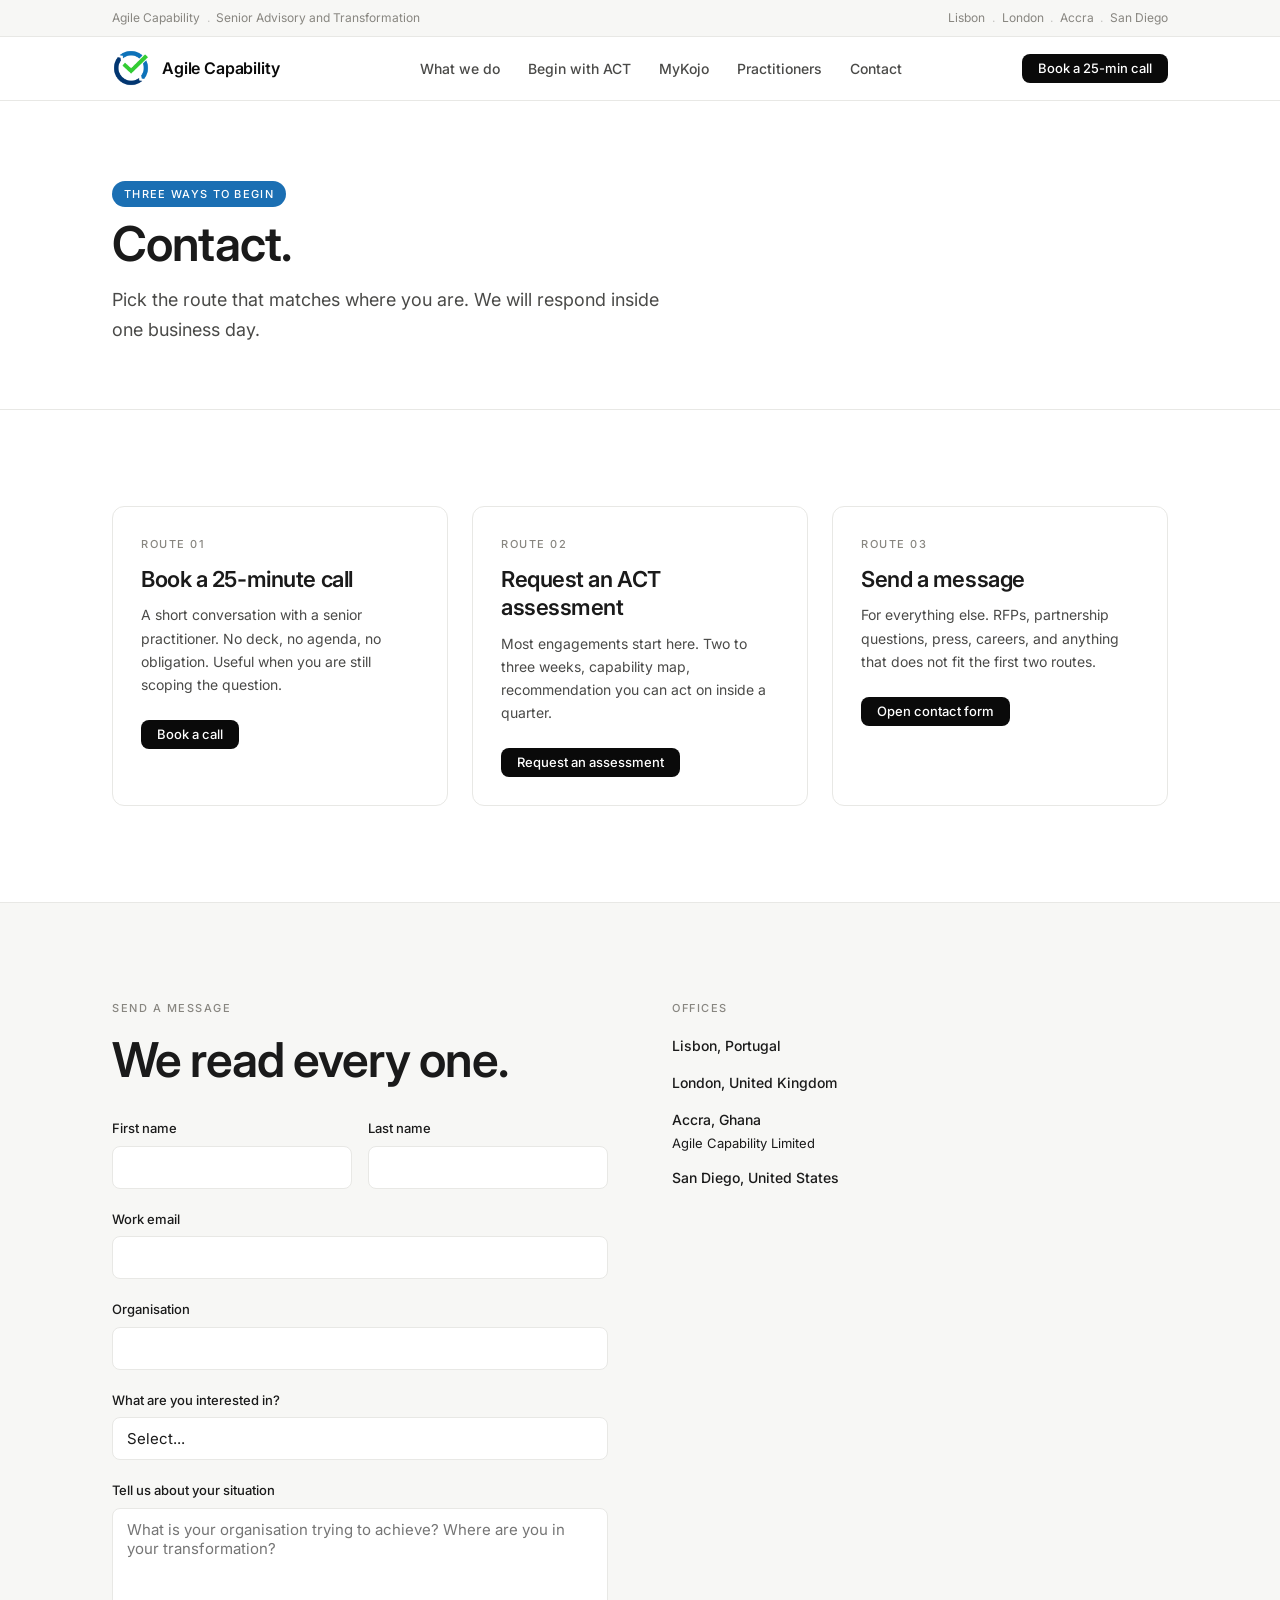
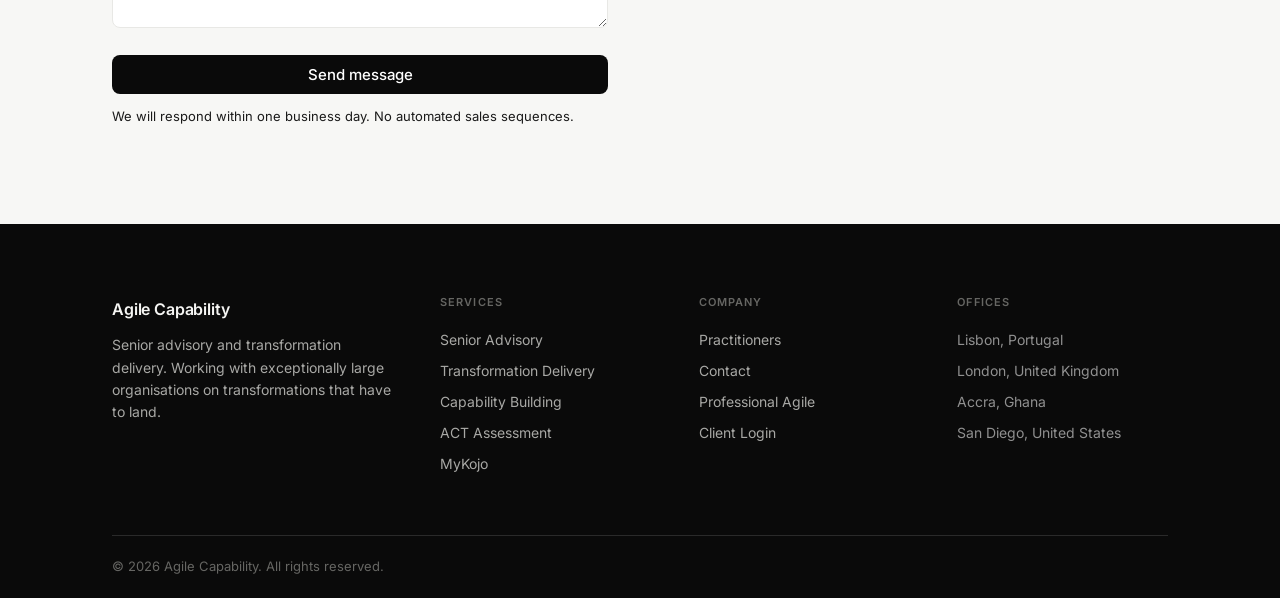
<file: contact.html>
<!DOCTYPE html>
<html lang="en">
<head>
  <meta charset="UTF-8">
  <meta name="viewport" content="width=device-width, initial-scale=1.0">
  <meta name="description" content="Three ways to begin. Book a 25-minute call, request an ACT assessment, or send a message. We respond inside one business day.">
  <title>Contact - Agile Capability</title>
  <link rel="stylesheet" href="assets/css/site.css">
  <link rel="icon" href="assets/images/favicon.ico">
  <style>
    .contact-form { max-width: 100%; }
    .form-group { margin-bottom: 20px; }
    .form-group label { display:block; font-size:13px; font-weight:500; color:var(--ink-2); margin-bottom:6px; }
    .form-group input,
    .form-group textarea,
    .form-group select {
      width: 100%; padding: 11px 14px;
      border: 1px solid var(--border); border-radius: var(--r-btn);
      font-family: var(--font); font-size: 15px; color: var(--text);
      background: var(--bg); transition: border-color var(--t), box-shadow var(--t);
      appearance: none;
    }
    .form-group input:focus,
    .form-group textarea:focus,
    .form-group select:focus {
      outline: none; border-color: var(--text);
      box-shadow: 0 0 0 3px rgba(26,26,26,.06);
    }
    .form-group textarea { resize: vertical; min-height: 120px; }
    .form-row { display: grid; grid-template-columns: 1fr 1fr; gap: 16px; }
    @media (max-width: 540px) { .form-row { grid-template-columns: 1fr; } }
    .form-note { font-size: 13px; color: var(--ink-2); margin-top: 12px; }
  </style>
</head>
<body>

<div id="top-bar">
  <div class="container">
    <span>Agile Capability <span style="opacity:.45;margin:0 .3em">.</span> Senior Advisory and Transformation</span>
    <span>Lisbon <span style="opacity:.45;margin:0 .3em">.</span> London <span style="opacity:.45;margin:0 .3em">.</span> Accra <span style="opacity:.45;margin:0 .3em">.</span> San Diego</span>
  </div>
</div>

<header id="site-header">
  <div class="header-inner">
    <a class="site-logo" href="/">
      <img src="assets/images/agile-capability-logo.png" alt="Agile Capability" style="max-height:38px;width:auto;flex-shrink:0">
      <span class="site-logo-text">Agile Capability</span>
    </a>
    <button class="nav-toggle" aria-expanded="false" aria-controls="primary-nav" aria-label="Open menu">
      <span></span><span></span><span></span>
    </button>
    <nav id="primary-nav" role="navigation" aria-label="Main">
      <ul>
        <li><a href="/#what-we-do">What we do</a></li>
        <li><a href="services/act-assessment.html">Begin with ACT</a></li>
        <li><a href="services/mykojo.html">MyKojo</a></li>
        <li><a href="practitioners.html">Practitioners</a></li>
        <li><a href="contact.html">Contact</a></li>
      </ul>
      <div class="nav-cta">
        <a href="contact.html" class="btn btn-dark btn-sm">Book a 25-min call</a>
      </div>
    </nav>
  </div>
</header>

<section class="page-hero section-sm subtle">
  <div class="container">
    <div class="eyebrow mb-12">THREE WAYS TO BEGIN</div>
    <h1 class="h1 mb-16">Contact.</h1>
    <p class="lead" style="max-width:560px">Pick the route that matches where you are. We will respond inside one business day.</p>
  </div>
</section>

<section class="section">
  <div class="container">
    <div class="card-grid">
      <div class="card">
        <div class="eyebrow mb-12">Route 01</div>
        <h3 class="h3 mb-12">Book a 25-minute call</h3>
        <p style="margin-bottom:24px">A short conversation with a senior practitioner. No deck, no agenda, no obligation. Useful when you are still scoping the question.</p>
        <a href="#form" class="btn btn-dark btn-sm">Book a call</a>
      </div>
      <div class="card">
        <div class="eyebrow mb-12">Route 02</div>
        <h3 class="h3 mb-12">Request an ACT assessment</h3>
        <p style="margin-bottom:24px">Most engagements start here. Two to three weeks, capability map, recommendation you can act on inside a quarter.</p>
        <a href="services/act-assessment.html" class="btn btn-dark btn-sm">Request an assessment</a>
      </div>
      <div class="card">
        <div class="eyebrow mb-12">Route 03</div>
        <h3 class="h3 mb-12">Send a message</h3>
        <p style="margin-bottom:24px">For everything else. RFPs, partnership questions, press, careers, and anything that does not fit the first two routes.</p>
        <a href="#form" class="btn btn-dark btn-sm">Open contact form</a>
      </div>
    </div>
  </div>
</section>

<hr class="divider">

<section class="section subtle" id="form">
  <div class="container">
    <div class="split" style="align-items:flex-start;gap:64px">
      <div style="flex:1 1 0">
        <div class="eyebrow mb-16">Send a message</div>
        <h2 class="h2 mb-32">We read every one.</h2>
        <form action="https://formspree.io/agilecapability@gmail.com" method="POST" class="contact-form">
          <input type="hidden" name="_subject" value="Agile Capability enquiry">
          <input type="hidden" name="_next" value="https://www.agilecapability.com/contact.html?sent=1">

          <div class="form-row">
            <div class="form-group">
              <label for="first-name">First name</label>
              <input type="text" id="first-name" name="first_name" required autocomplete="given-name">
            </div>
            <div class="form-group">
              <label for="last-name">Last name</label>
              <input type="text" id="last-name" name="last_name" required autocomplete="family-name">
            </div>
          </div>

          <div class="form-group">
            <label for="email">Work email</label>
            <input type="email" id="email" name="email" required autocomplete="email">
          </div>

          <div class="form-group">
            <label for="organisation">Organisation</label>
            <input type="text" id="organisation" name="organisation" autocomplete="organization">
          </div>

          <div class="form-group">
            <label for="enquiry-type">What are you interested in?</label>
            <select id="enquiry-type" name="enquiry_type">
              <option value="">Select...</option>
              <option value="book-a-call">Book a 25-minute call</option>
              <option value="act-assessment">ACT Assessment</option>
              <option value="senior-advisory">Senior Advisory</option>
              <option value="transformation-delivery">Transformation Delivery</option>
              <option value="capability-building">Capability Building</option>
              <option value="mykojo">MyKojo</option>
              <option value="general">General enquiry</option>
            </select>
          </div>

          <div class="form-group">
            <label for="message">Tell us about your situation</label>
            <textarea id="message" name="message" placeholder="What is your organisation trying to achieve? Where are you in your transformation?"></textarea>
          </div>

          <button type="submit" class="btn btn-dark" style="width:100%;justify-content:center">Send message</button>
          <p class="form-note">We will respond within one business day. No automated sales sequences.</p>
        </form>
      </div>
      <div style="flex:0 0 280px">
        <div class="eyebrow mb-16">Offices</div>
        <div style="display:flex;flex-direction:column;gap:12px">
          <div>
            <p style="font-size:14px;font-weight:500;margin-bottom:2px">Lisbon, Portugal</p>
          </div>
          <div>
            <p style="font-size:14px;font-weight:500;margin-bottom:2px">London, United Kingdom</p>
          </div>
          <div>
            <p style="font-size:14px;font-weight:500;margin-bottom:2px">Accra, Ghana</p>
            <p style="font-size:13px;color:var(--ink-2)">Agile Capability Limited</p>
          </div>
          <div>
            <p style="font-size:14px;font-weight:500;margin-bottom:2px">San Diego, United States</p>
          </div>
        </div>
      </div>
    </div>
  </div>
</section>

<footer id="site-footer">
  <div class="container">
    <div class="footer-inner">
      <div class="footer-brand">
        <span class="site-logo-text">Agile Capability</span>
        <p>Senior advisory and transformation delivery. Working with exceptionally large organisations on transformations that have to land.</p>
      </div>
      <div class="footer-col">
        <h4>Services</h4>
        <a href="services/senior-advisory.html">Senior Advisory</a>
        <a href="services/transformation-delivery.html">Transformation Delivery</a>
        <a href="services/capability-building.html">Capability Building</a>
        <a href="services/act-assessment.html">ACT Assessment</a>
        <a href="services/mykojo.html">MyKojo</a>
      </div>
      <div class="footer-col">
        <h4>Company</h4>
        <a href="practitioners.html">Practitioners</a>
        <a href="contact.html">Contact</a>
        <a href="https://www.professionalagile.org" target="_blank" rel="noopener">Professional Agile</a>
        <a href="https://admin.agilecapabilitytool.com/login" target="_blank" rel="noopener">Client Login</a>
      </div>
      <div class="footer-col">
        <h4>Offices</h4>
        <span style="font-size:14px;color:rgba(255,255,255,.55);display:block;padding:4px 0">Lisbon, Portugal</span>
        <span style="font-size:14px;color:rgba(255,255,255,.55);display:block;padding:4px 0">London, United Kingdom</span>
        <span style="font-size:14px;color:rgba(255,255,255,.55);display:block;padding:4px 0">Accra, Ghana</span>
        <span style="font-size:14px;color:rgba(255,255,255,.55);display:block;padding:4px 0">San Diego, United States</span>
      </div>
    </div>
    <div class="footer-bottom">
      <span>&copy; 2026 Agile Capability. All rights reserved.</span>
    </div>
  </div>
</footer>

<script src="assets/js/site.js"></script>
</body>
</html>
</file>
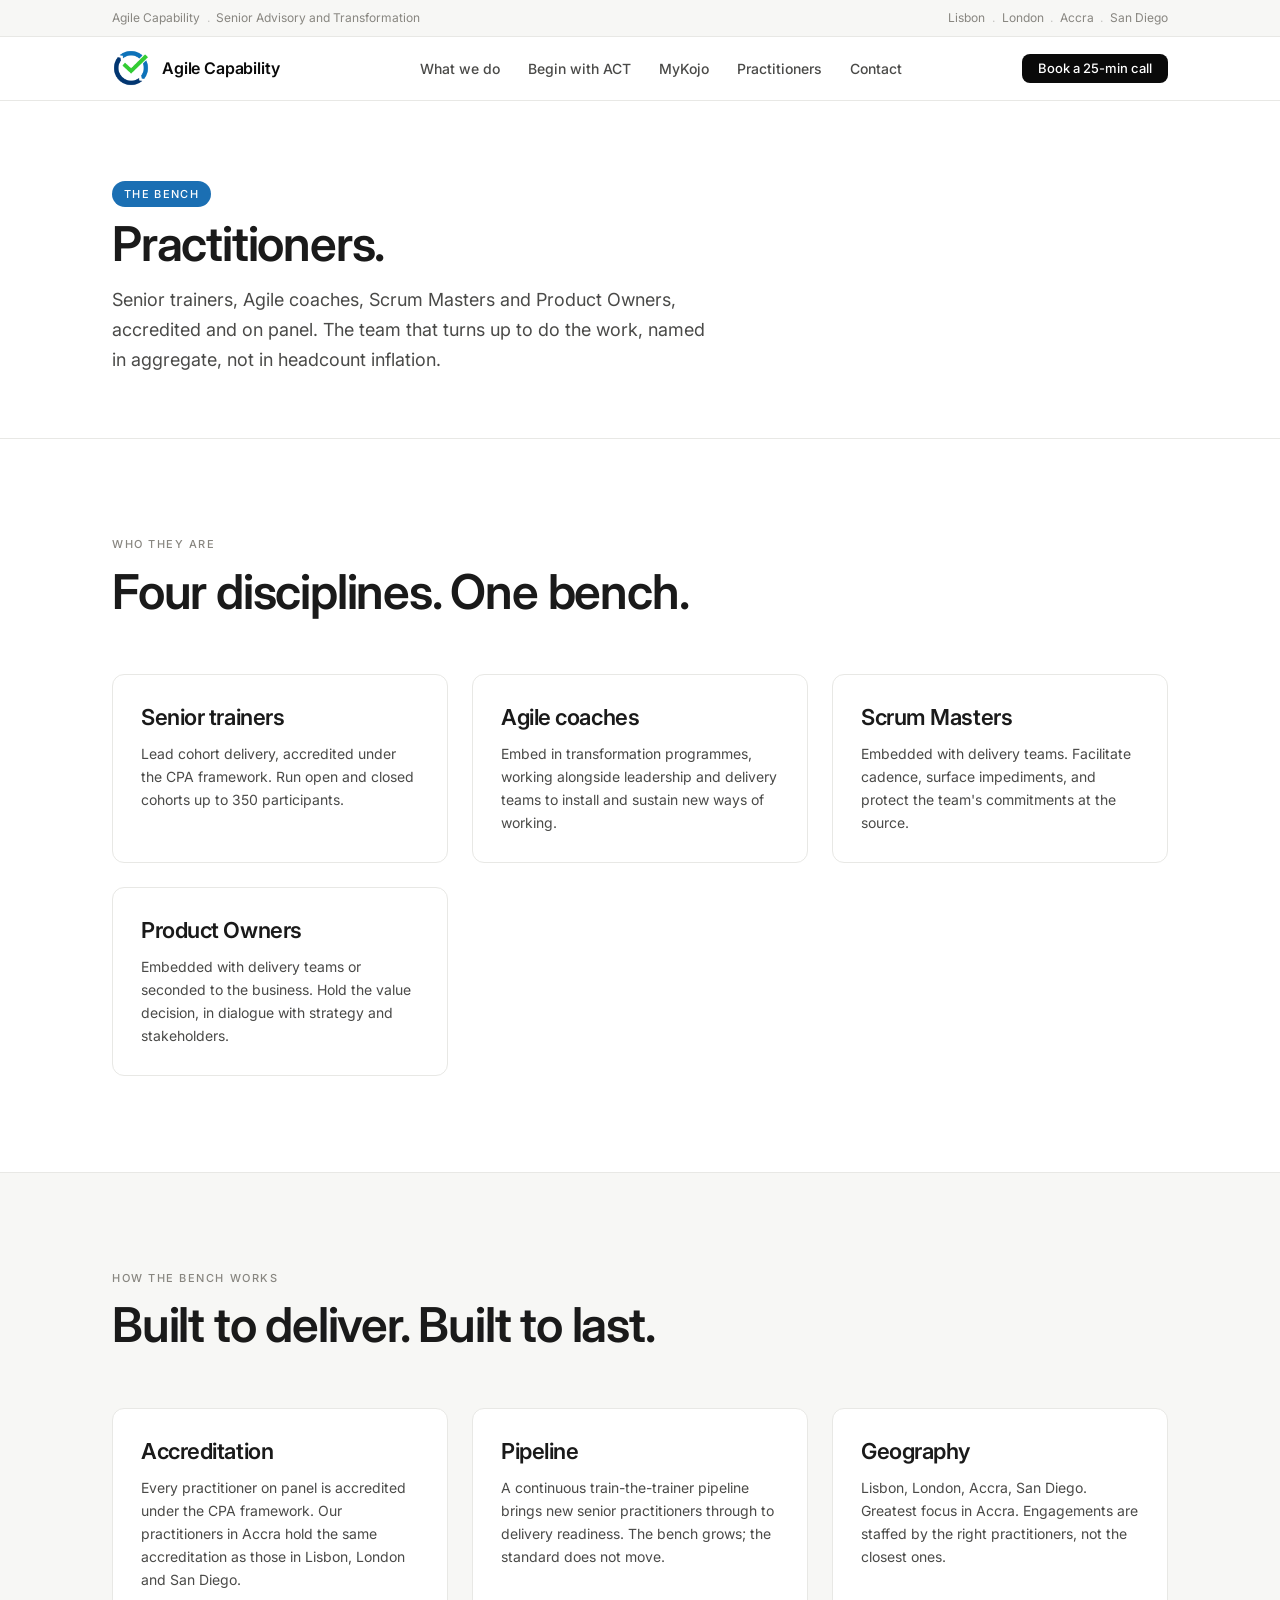
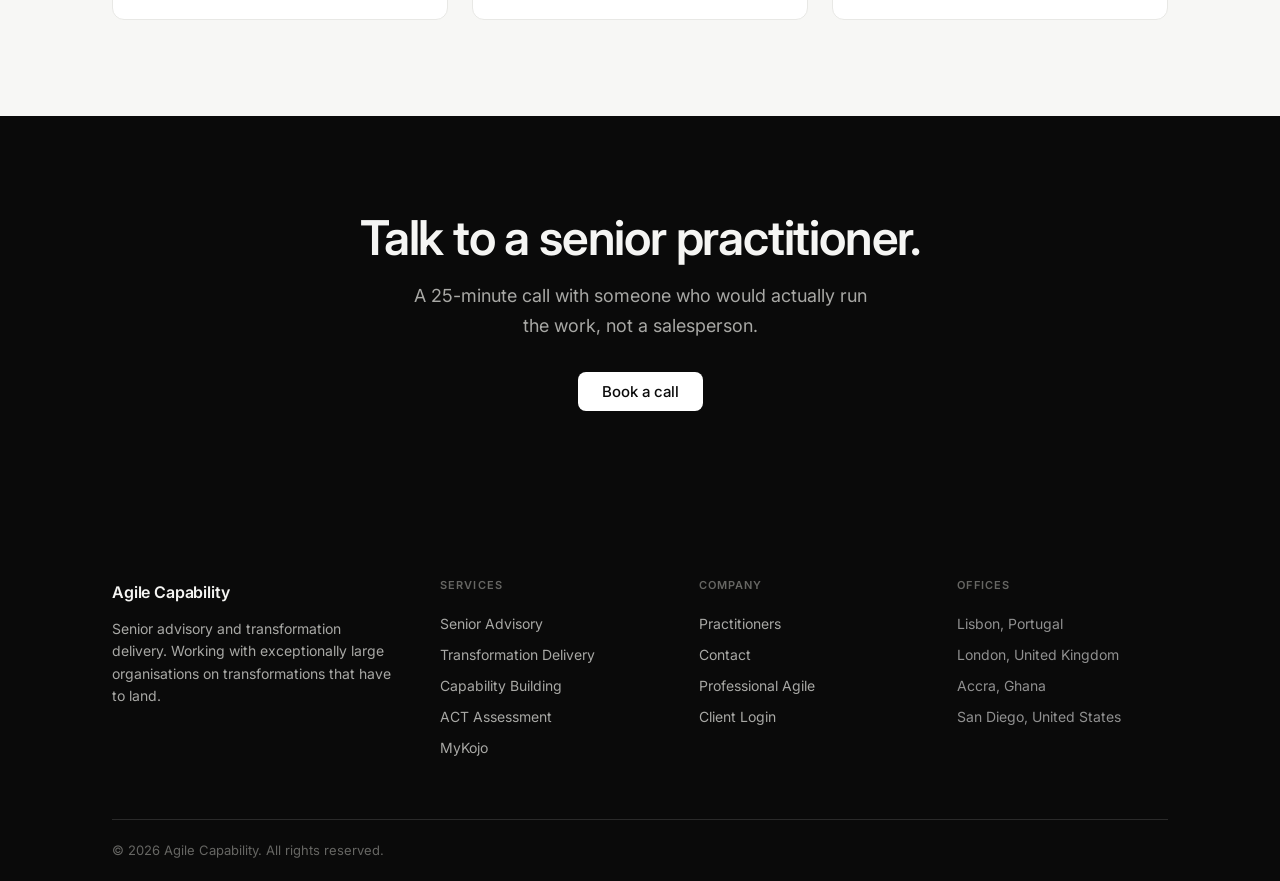
<file: practitioners.html>
<!DOCTYPE html>
<html lang="en">
<head>
  <meta charset="UTF-8">
  <meta name="viewport" content="width=device-width, initial-scale=1.0">
  <meta name="description" content="Senior trainers, Agile coaches, Scrum Masters and Product Owners, accredited and on panel. The team that turns up to do the work.">
  <title>Practitioners - Agile Capability</title>
  <link rel="stylesheet" href="assets/css/site.css">
  <link rel="icon" href="assets/images/favicon.ico">
</head>
<body>

<div id="top-bar">
  <div class="container">
    <span>Agile Capability <span style="opacity:.45;margin:0 .3em">.</span> Senior Advisory and Transformation</span>
    <span>Lisbon <span style="opacity:.45;margin:0 .3em">.</span> London <span style="opacity:.45;margin:0 .3em">.</span> Accra <span style="opacity:.45;margin:0 .3em">.</span> San Diego</span>
  </div>
</div>

<header id="site-header">
  <div class="header-inner">
    <a class="site-logo" href="/">
      <img src="assets/images/agile-capability-logo.png" alt="Agile Capability" style="max-height:38px;width:auto;flex-shrink:0">
      <span class="site-logo-text">Agile Capability</span>
    </a>
    <button class="nav-toggle" aria-expanded="false" aria-controls="primary-nav" aria-label="Open menu">
      <span></span><span></span><span></span>
    </button>
    <nav id="primary-nav" role="navigation" aria-label="Main">
      <ul>
        <li><a href="/#what-we-do">What we do</a></li>
        <li><a href="services/act-assessment.html">Begin with ACT</a></li>
        <li><a href="services/mykojo.html">MyKojo</a></li>
        <li><a href="practitioners.html">Practitioners</a></li>
        <li><a href="contact.html">Contact</a></li>
      </ul>
      <div class="nav-cta">
        <a href="contact.html" class="btn btn-dark btn-sm">Book a 25-min call</a>
      </div>
    </nav>
  </div>
</header>

<section class="page-hero section-sm subtle">
  <div class="container">
    <div class="eyebrow mb-12">THE BENCH</div>
    <h1 class="h1 mb-16">Practitioners.</h1>
    <p class="lead" style="max-width:600px">Senior trainers, Agile coaches, Scrum Masters and Product Owners, accredited and on panel. The team that turns up to do the work, named in aggregate, not in headcount inflation.</p>
  </div>
</section>

<section class="section">
  <div class="container">
    <div class="section-header">
      <div class="eyebrow">Who they are</div>
      <h2 class="h2">Four disciplines. One bench.</h2>
    </div>
    <div class="card-grid">
      <div class="card">
        <h3 class="h3 mb-12">Senior trainers</h3>
        <p>Lead cohort delivery, accredited under the CPA framework. Run open and closed cohorts up to 350 participants.</p>
      </div>
      <div class="card">
        <h3 class="h3 mb-12">Agile coaches</h3>
        <p>Embed in transformation programmes, working alongside leadership and delivery teams to install and sustain new ways of working.</p>
      </div>
      <div class="card">
        <h3 class="h3 mb-12">Scrum Masters</h3>
        <p>Embedded with delivery teams. Facilitate cadence, surface impediments, and protect the team's commitments at the source.</p>
      </div>
      <div class="card">
        <h3 class="h3 mb-12">Product Owners</h3>
        <p>Embedded with delivery teams or seconded to the business. Hold the value decision, in dialogue with strategy and stakeholders.</p>
      </div>
    </div>
  </div>
</section>

<hr class="divider">

<section class="section subtle">
  <div class="container">
    <div class="section-header">
      <div class="eyebrow">How the bench works</div>
      <h2 class="h2">Built to deliver. Built to last.</h2>
    </div>
    <div class="card-grid">
      <div class="card">
        <h3 class="h3 mb-12">Accreditation</h3>
        <p>Every practitioner on panel is accredited under the CPA framework. Our practitioners in Accra hold the same accreditation as those in Lisbon, London and San Diego.</p>
      </div>
      <div class="card">
        <h3 class="h3 mb-12">Pipeline</h3>
        <p>A continuous train-the-trainer pipeline brings new senior practitioners through to delivery readiness. The bench grows; the standard does not move.</p>
      </div>
      <div class="card">
        <h3 class="h3 mb-12">Geography</h3>
        <p>Lisbon, London, Accra, San Diego. Greatest focus in Accra. Engagements are staffed by the right practitioners, not the closest ones.</p>
      </div>
    </div>
  </div>
</section>

<section class="cta-band">
  <div class="container">
    <div class="hero-center">
      <h2 class="h2 mb-16" style="color:var(--d-text)">Talk to a senior practitioner.</h2>
      <p class="lead" style="color:var(--d-text-2);max-width:480px;margin:0 auto 32px">A 25-minute call with someone who would actually run the work, not a salesperson.</p>
      <a href="contact.html" class="btn btn-light">Book a call</a>
    </div>
  </div>
</section>

<footer id="site-footer">
  <div class="container">
    <div class="footer-inner">
      <div class="footer-brand">
        <span class="site-logo-text">Agile Capability</span>
        <p>Senior advisory and transformation delivery. Working with exceptionally large organisations on transformations that have to land.</p>
      </div>
      <div class="footer-col">
        <h4>Services</h4>
        <a href="services/senior-advisory.html">Senior Advisory</a>
        <a href="services/transformation-delivery.html">Transformation Delivery</a>
        <a href="services/capability-building.html">Capability Building</a>
        <a href="services/act-assessment.html">ACT Assessment</a>
        <a href="services/mykojo.html">MyKojo</a>
      </div>
      <div class="footer-col">
        <h4>Company</h4>
        <a href="practitioners.html">Practitioners</a>
        <a href="contact.html">Contact</a>
        <a href="https://www.professionalagile.org" target="_blank" rel="noopener">Professional Agile</a>
        <a href="https://admin.agilecapabilitytool.com/login" target="_blank" rel="noopener">Client Login</a>
      </div>
      <div class="footer-col">
        <h4>Offices</h4>
        <span style="font-size:14px;color:rgba(255,255,255,.55);display:block;padding:4px 0">Lisbon, Portugal</span>
        <span style="font-size:14px;color:rgba(255,255,255,.55);display:block;padding:4px 0">London, United Kingdom</span>
        <span style="font-size:14px;color:rgba(255,255,255,.55);display:block;padding:4px 0">Accra, Ghana</span>
        <span style="font-size:14px;color:rgba(255,255,255,.55);display:block;padding:4px 0">San Diego, United States</span>
      </div>
    </div>
    <div class="footer-bottom">
      <span>&copy; 2026 Agile Capability. All rights reserved.</span>
    </div>
  </div>
</footer>

<script src="assets/js/site.js"></script>
</body>
</html>
</file>
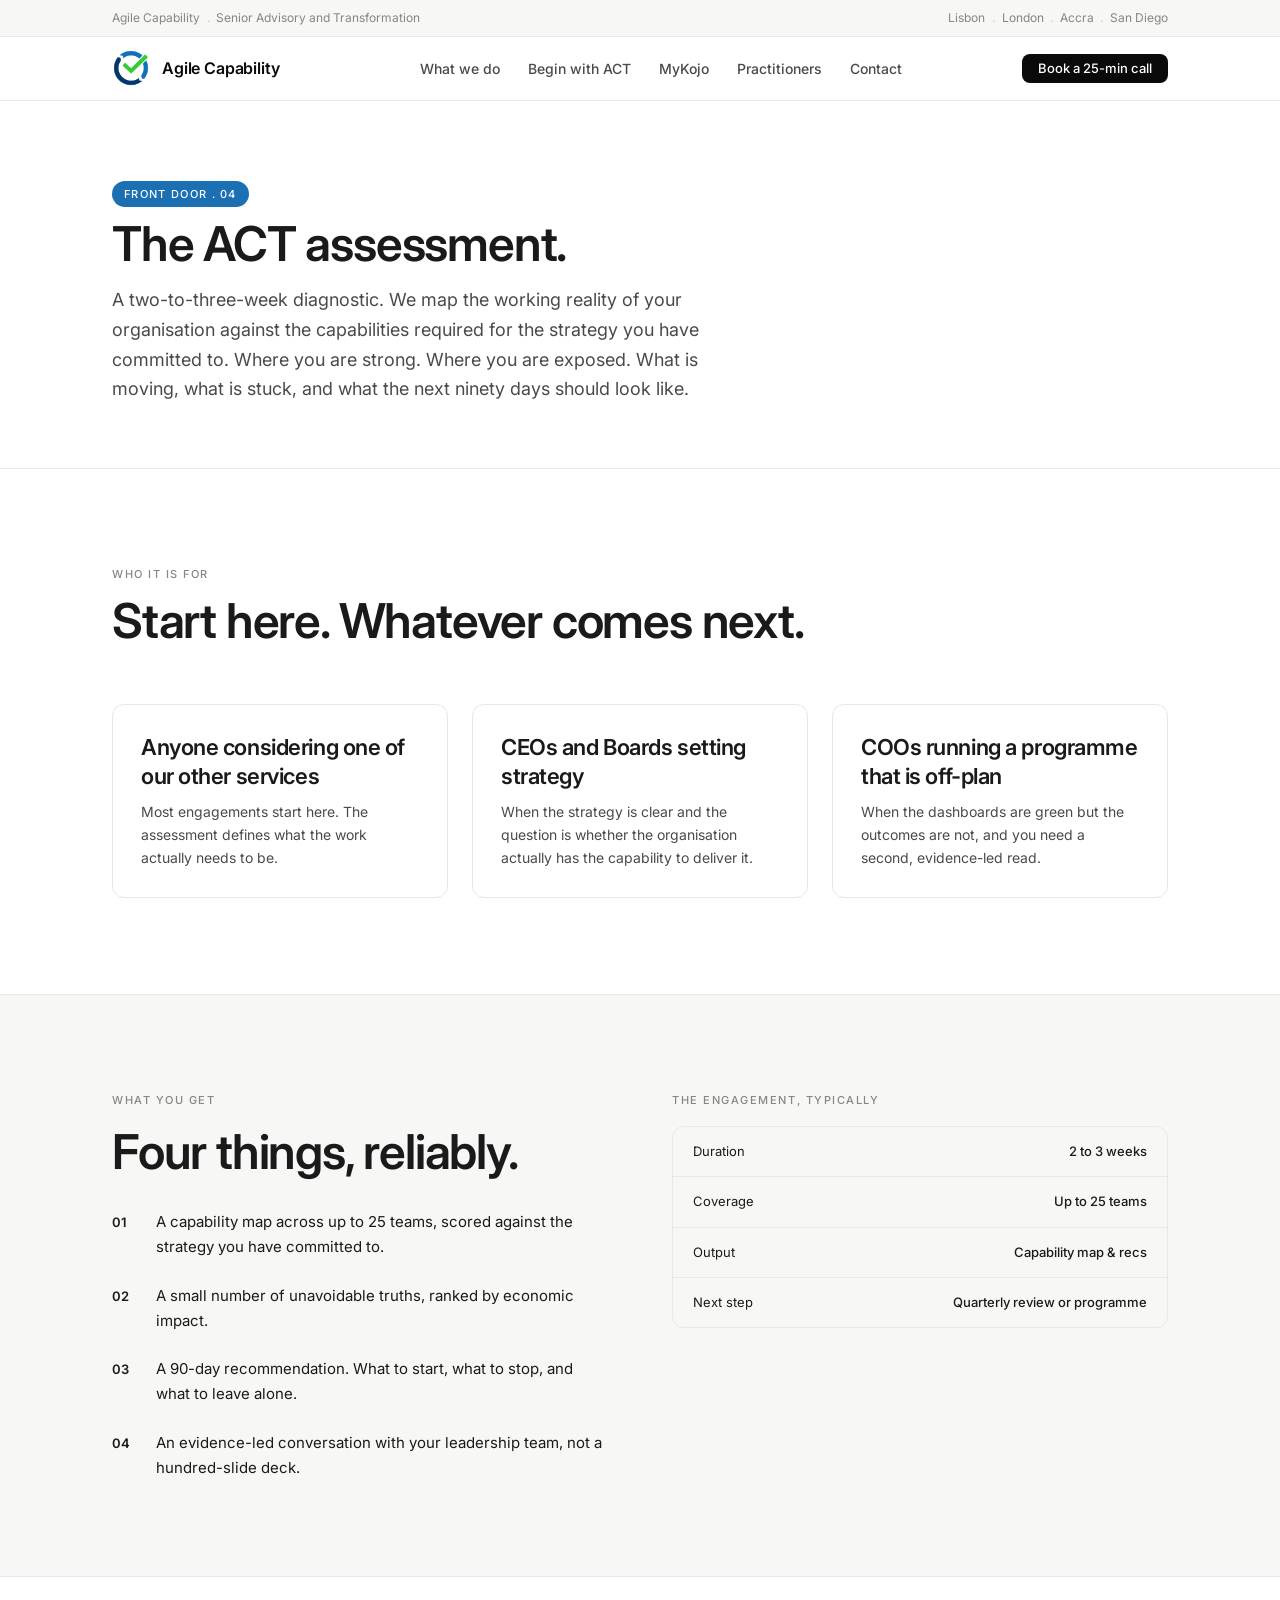
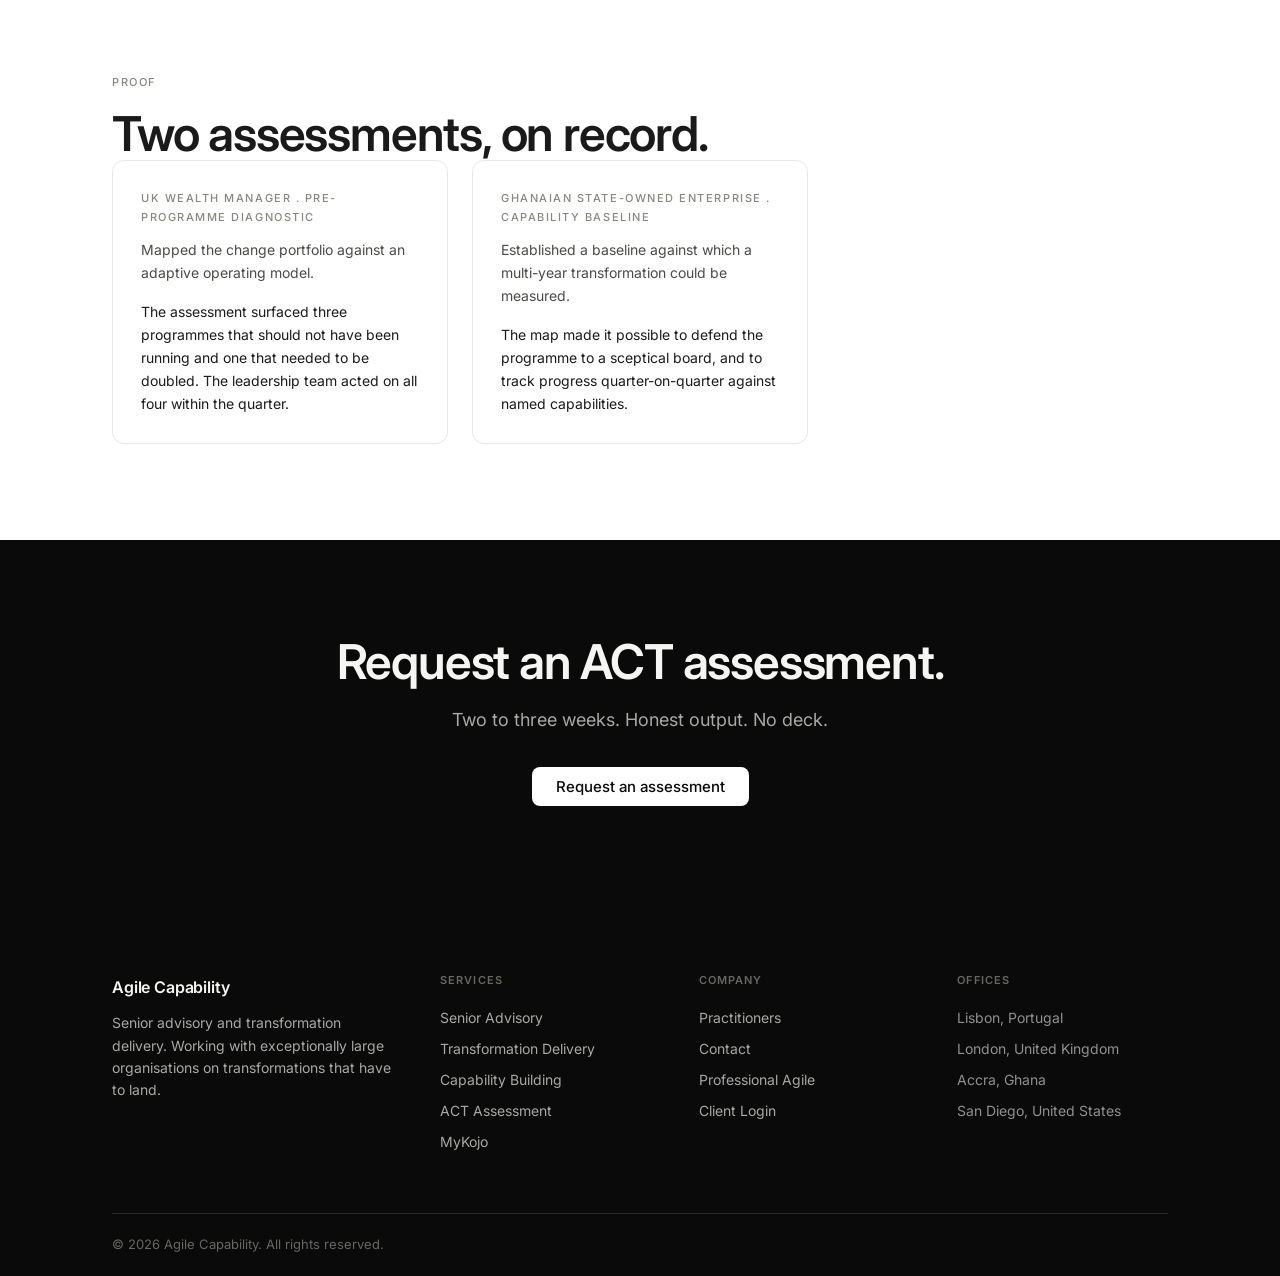
<file: services/act-assessment.html>
<!DOCTYPE html>
<html lang="en">
<head>
  <meta charset="UTF-8">
  <meta name="viewport" content="width=device-width, initial-scale=1.0">
  <meta name="description" content="A two-to-three-week diagnostic. We map the working reality of your organisation against the capabilities required for the strategy you have committed to. Where you are strong. Where you are exposed.">
  <title>ACT Assessment - Agile Capability</title>
  <link rel="stylesheet" href="../assets/css/site.css">
  <link rel="icon" href="../assets/images/favicon.ico">
</head>
<body>

<div id="top-bar">
  <div class="container">
    <span>Agile Capability <span style="opacity:.45;margin:0 .3em">.</span> Senior Advisory and Transformation</span>
    <span>Lisbon <span style="opacity:.45;margin:0 .3em">.</span> London <span style="opacity:.45;margin:0 .3em">.</span> Accra <span style="opacity:.45;margin:0 .3em">.</span> San Diego</span>
  </div>
</div>

<header id="site-header">
  <div class="header-inner">
    <a class="site-logo" href="/">
      <img src="../assets/images/agile-capability-logo.png" alt="Agile Capability" style="max-height:38px;width:auto;flex-shrink:0">
      <span class="site-logo-text">Agile Capability</span>
    </a>
    <button class="nav-toggle" aria-expanded="false" aria-controls="primary-nav" aria-label="Open menu">
      <span></span><span></span><span></span>
    </button>
    <nav id="primary-nav" role="navigation" aria-label="Main">
      <ul>
        <li><a href="/#what-we-do">What we do</a></li>
        <li><a href="act-assessment.html">Begin with ACT</a></li>
        <li><a href="mykojo.html">MyKojo</a></li>
        <li><a href="../practitioners.html">Practitioners</a></li>
        <li><a href="../contact.html">Contact</a></li>
      </ul>
      <div class="nav-cta">
        <a href="../contact.html" class="btn btn-dark btn-sm">Book a 25-min call</a>
      </div>
    </nav>
  </div>
</header>

<section class="page-hero section-sm subtle">
  <div class="container">
    <div class="eyebrow mb-12">FRONT DOOR . 04</div>
    <h1 class="h1 mb-16">The ACT assessment.</h1>
    <p class="lead" style="max-width:600px">A two-to-three-week diagnostic. We map the working reality of your organisation against the capabilities required for the strategy you have committed to. Where you are strong. Where you are exposed. What is moving, what is stuck, and what the next ninety days should look like.</p>
  </div>
</section>

<section class="section">
  <div class="container">
    <div class="section-header">
      <div class="eyebrow">Who it is for</div>
      <h2 class="h2">Start here. Whatever comes next.</h2>
    </div>
    <div class="card-grid">
      <div class="card">
        <h3 class="h3 mb-12">Anyone considering one of our other services</h3>
        <p>Most engagements start here. The assessment defines what the work actually needs to be.</p>
      </div>
      <div class="card">
        <h3 class="h3 mb-12">CEOs and Boards setting strategy</h3>
        <p>When the strategy is clear and the question is whether the organisation actually has the capability to deliver it.</p>
      </div>
      <div class="card">
        <h3 class="h3 mb-12">COOs running a programme that is off-plan</h3>
        <p>When the dashboards are green but the outcomes are not, and you need a second, evidence-led read.</p>
      </div>
    </div>
  </div>
</section>

<hr class="divider">

<section class="section subtle">
  <div class="container">
    <div class="split" style="align-items:start;gap:64px">
      <div>
        <div class="eyebrow mb-16">What you get</div>
        <h2 class="h2 mb-32">Four things, reliably.</h2>
        <div style="display:flex;flex-direction:column;gap:24px">
          <div style="display:flex;gap:20px;align-items:start">
            <span style="font-size:13px;font-weight:600;color:var(--ink-3);min-width:24px;padding-top:2px">01</span>
            <p>A capability map across up to 25 teams, scored against the strategy you have committed to.</p>
          </div>
          <div style="display:flex;gap:20px;align-items:start">
            <span style="font-size:13px;font-weight:600;color:var(--ink-3);min-width:24px;padding-top:2px">02</span>
            <p>A small number of unavoidable truths, ranked by economic impact.</p>
          </div>
          <div style="display:flex;gap:20px;align-items:start">
            <span style="font-size:13px;font-weight:600;color:var(--ink-3);min-width:24px;padding-top:2px">03</span>
            <p>A 90-day recommendation. What to start, what to stop, and what to leave alone.</p>
          </div>
          <div style="display:flex;gap:20px;align-items:start">
            <span style="font-size:13px;font-weight:600;color:var(--ink-3);min-width:24px;padding-top:2px">04</span>
            <p>An evidence-led conversation with your leadership team, not a hundred-slide deck.</p>
          </div>
        </div>
      </div>
      <div>
        <div class="eyebrow mb-16">The engagement, typically</div>
        <div style="border:1px solid var(--border);border-radius:var(--r-card);overflow:hidden">
          <div style="display:flex;justify-content:space-between;gap:24px;padding:14px 20px;border-bottom:1px solid var(--border)">
            <span style="font-size:13px;color:var(--ink-2);flex-shrink:0">Duration</span>
            <span style="font-size:13px;font-weight:500;text-align:right">2 to 3 weeks</span>
          </div>
          <div style="display:flex;justify-content:space-between;gap:24px;padding:14px 20px;border-bottom:1px solid var(--border)">
            <span style="font-size:13px;color:var(--ink-2);flex-shrink:0">Coverage</span>
            <span style="font-size:13px;font-weight:500;text-align:right">Up to 25 teams</span>
          </div>
          <div style="display:flex;justify-content:space-between;gap:24px;padding:14px 20px;border-bottom:1px solid var(--border)">
            <span style="font-size:13px;color:var(--ink-2);flex-shrink:0">Output</span>
            <span style="font-size:13px;font-weight:500;text-align:right">Capability map &amp; recs</span>
          </div>
          <div style="display:flex;justify-content:space-between;gap:24px;padding:14px 20px">
            <span style="font-size:13px;color:var(--ink-2);flex-shrink:0">Next step</span>
            <span style="font-size:13px;font-weight:500;text-align:right">Quarterly review or programme</span>
          </div>
        </div>
      </div>
    </div>
  </div>
</section>

<hr class="divider">

<section class="section">
  <div class="container">
    <div class="eyebrow mb-16">Proof</div>
    <h2 class="h2 mb-40">Two assessments, on record.</h2>
    <div class="card-grid">
      <div class="card">
        <div class="eyebrow mb-12">UK wealth manager . pre-programme diagnostic</div>
        <p style="margin-bottom:16px">Mapped the change portfolio against an adaptive operating model.</p>
        <p style="color:var(--ink-2);font-size:14px">The assessment surfaced three programmes that should not have been running and one that needed to be doubled. The leadership team acted on all four within the quarter.</p>
      </div>
      <div class="card">
        <div class="eyebrow mb-12">Ghanaian state-owned enterprise . capability baseline</div>
        <p style="margin-bottom:16px">Established a baseline against which a multi-year transformation could be measured.</p>
        <p style="color:var(--ink-2);font-size:14px">The map made it possible to defend the programme to a sceptical board, and to track progress quarter-on-quarter against named capabilities.</p>
      </div>
    </div>
  </div>
</section>

<section class="cta-band">
  <div class="container">
    <div class="hero-center">
      <h2 class="h2 mb-16" style="color:var(--d-text)">Request an ACT assessment.</h2>
      <p class="lead" style="color:var(--d-text-2);max-width:480px;margin:0 auto 32px">Two to three weeks. Honest output. No deck.</p>
      <a href="../contact.html" class="btn btn-light">Request an assessment</a>
    </div>
  </div>
</section>

<footer id="site-footer">
  <div class="container">
    <div class="footer-inner">
      <div class="footer-brand">
        <span class="site-logo-text">Agile Capability</span>
        <p>Senior advisory and transformation delivery. Working with exceptionally large organisations on transformations that have to land.</p>
      </div>
      <div class="footer-col">
        <h4>Services</h4>
        <a href="senior-advisory.html">Senior Advisory</a>
        <a href="transformation-delivery.html">Transformation Delivery</a>
        <a href="capability-building.html">Capability Building</a>
        <a href="act-assessment.html">ACT Assessment</a>
        <a href="mykojo.html">MyKojo</a>
      </div>
      <div class="footer-col">
        <h4>Company</h4>
        <a href="../practitioners.html">Practitioners</a>
        <a href="../contact.html">Contact</a>
        <a href="https://www.professionalagile.org" target="_blank" rel="noopener">Professional Agile</a>
        <a href="https://admin.agilecapabilitytool.com/login" target="_blank" rel="noopener">Client Login</a>
      </div>
      <div class="footer-col">
        <h4>Offices</h4>
        <span style="font-size:14px;color:rgba(255,255,255,.55);display:block;padding:4px 0">Lisbon, Portugal</span>
        <span style="font-size:14px;color:rgba(255,255,255,.55);display:block;padding:4px 0">London, United Kingdom</span>
        <span style="font-size:14px;color:rgba(255,255,255,.55);display:block;padding:4px 0">Accra, Ghana</span>
        <span style="font-size:14px;color:rgba(255,255,255,.55);display:block;padding:4px 0">San Diego, United States</span>
      </div>
    </div>
    <div class="footer-bottom">
      <span>&copy; 2026 Agile Capability. All rights reserved.</span>
    </div>
  </div>
</footer>

<script src="../assets/js/site.js"></script>
</body>
</html>
</file>
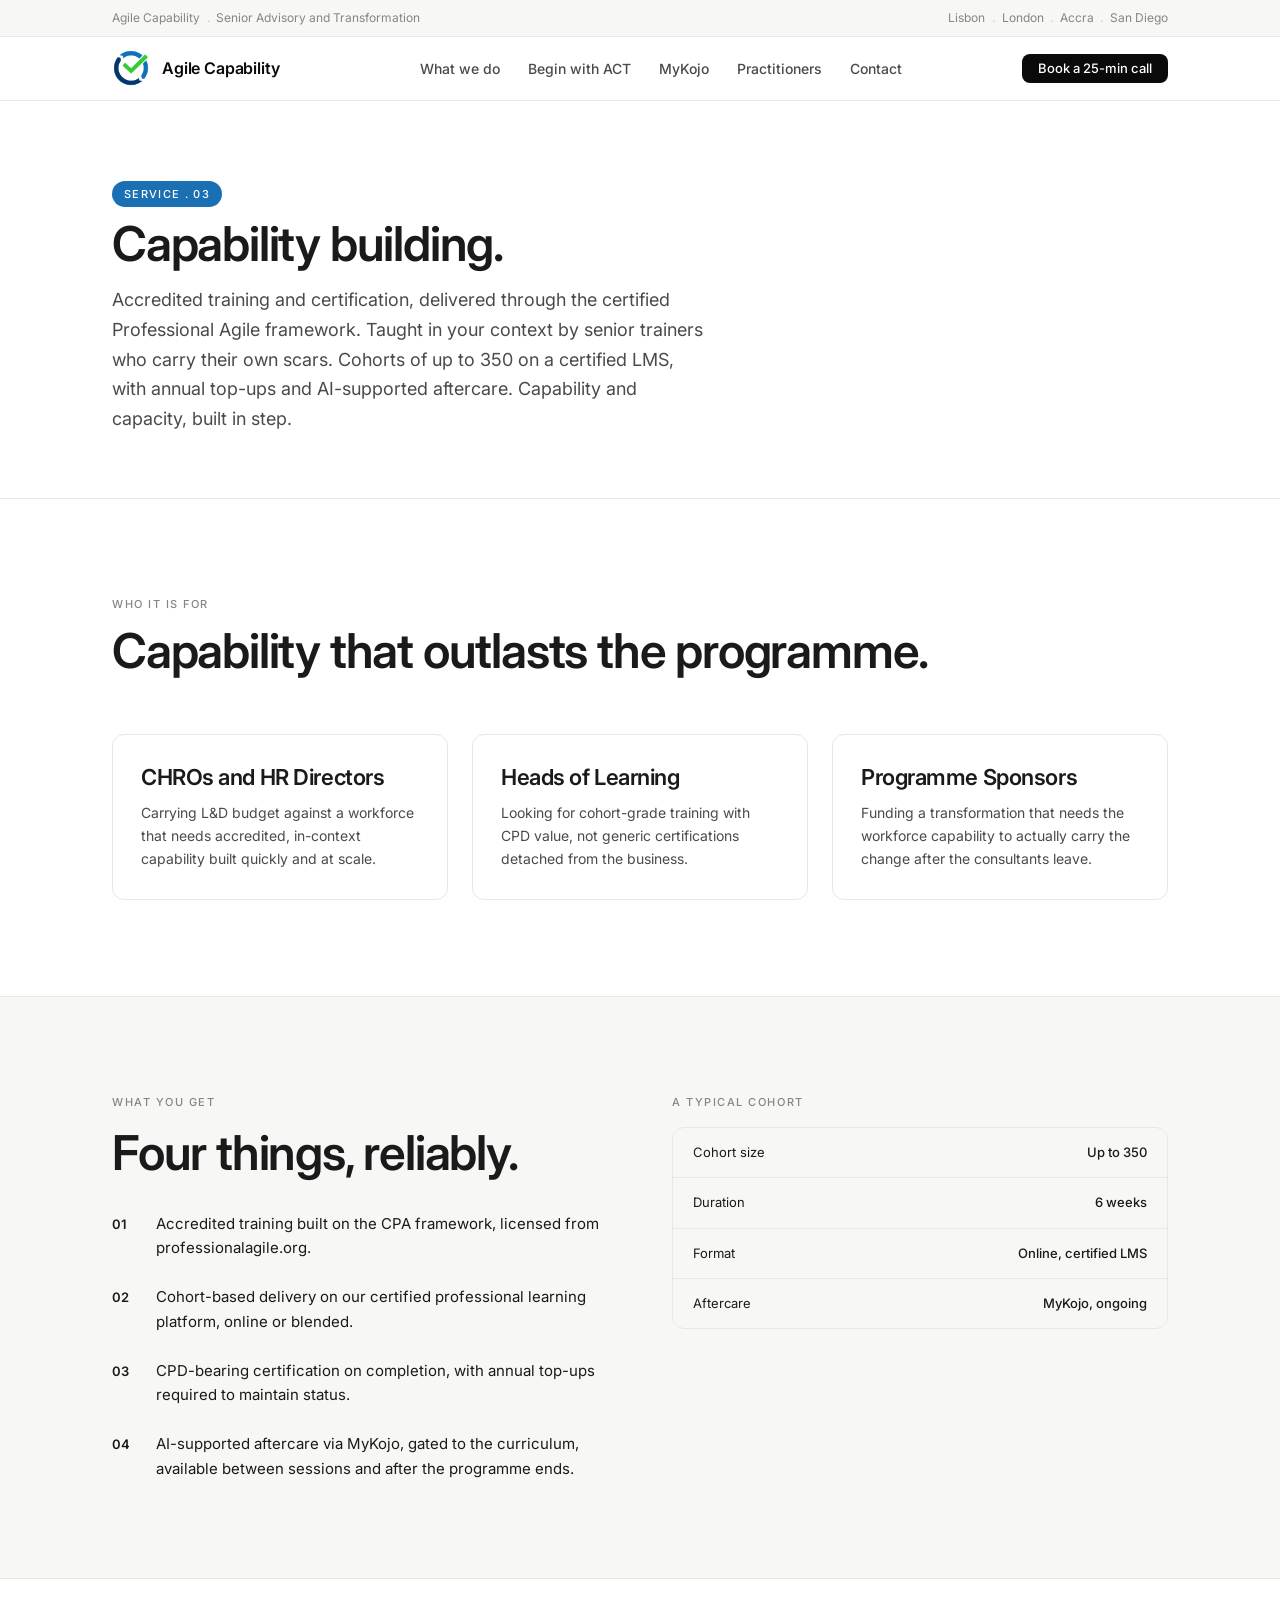
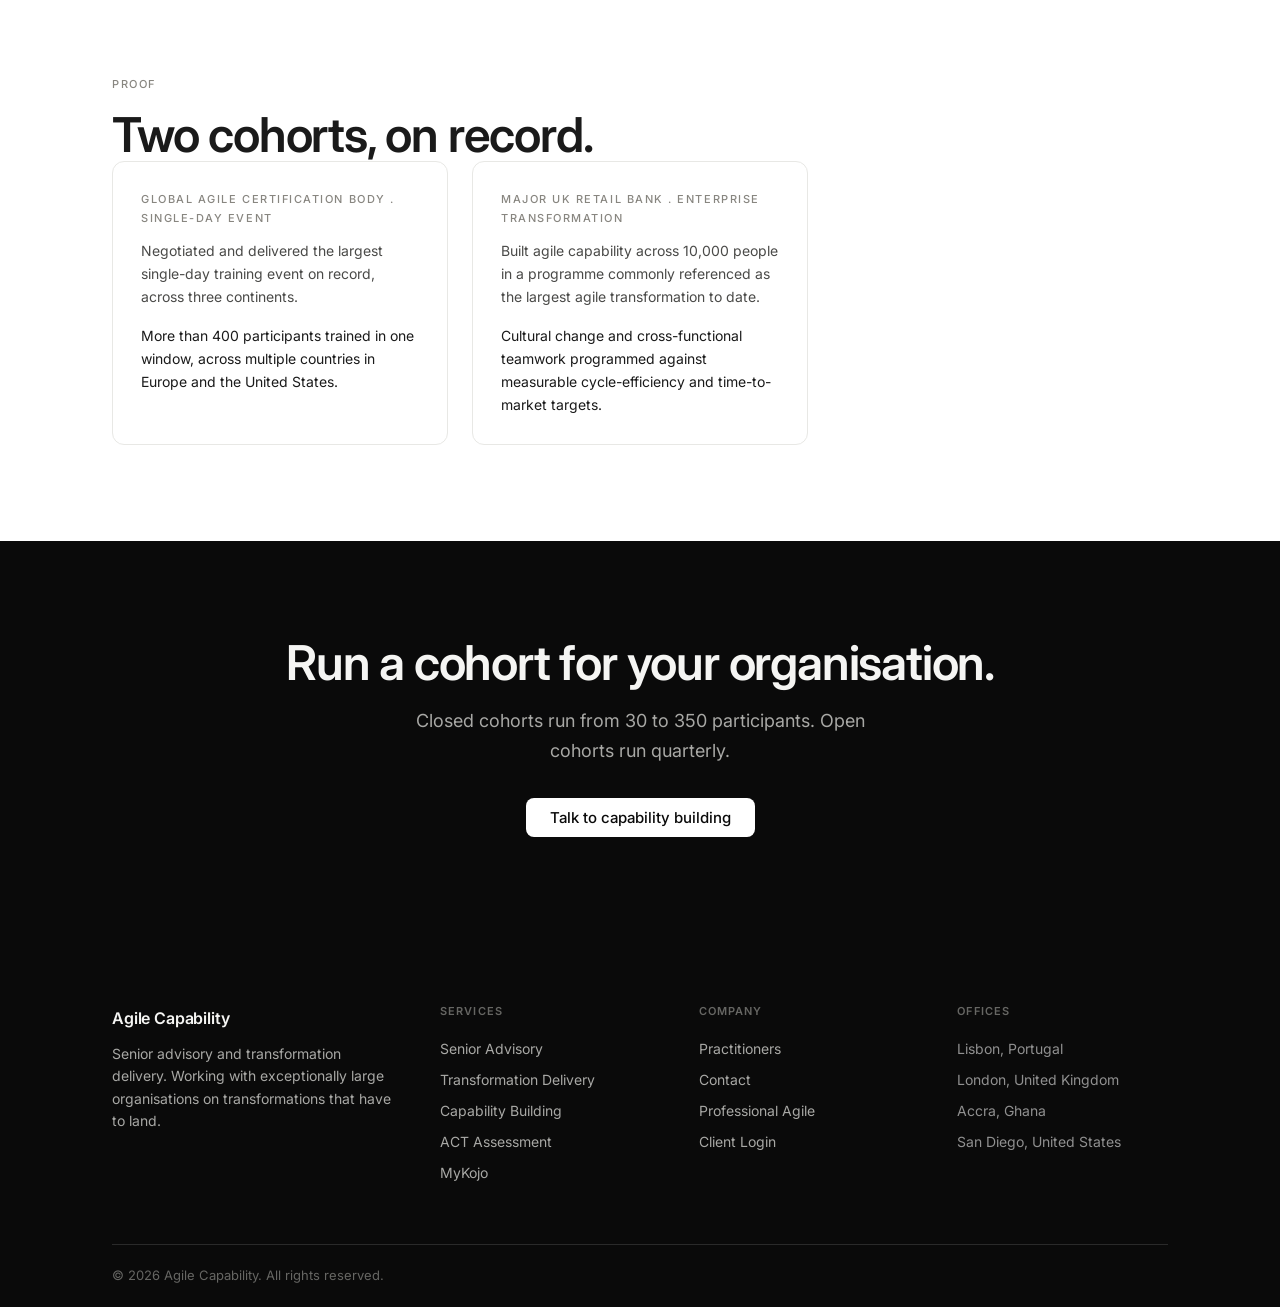
<file: services/capability-building.html>
<!DOCTYPE html>
<html lang="en">
<head>
  <meta charset="UTF-8">
  <meta name="viewport" content="width=device-width, initial-scale=1.0">
  <meta name="description" content="Accredited training and certification, delivered through Professional Agile. The benchmark CPA framework, taught in-context, by senior trainers who carry their own scars.">
  <title>Capability Building - Agile Capability</title>
  <link rel="stylesheet" href="../assets/css/site.css">
  <link rel="icon" href="../assets/images/favicon.ico">
</head>
<body>

<div id="top-bar">
  <div class="container">
    <span>Agile Capability <span style="opacity:.45;margin:0 .3em">.</span> Senior Advisory and Transformation</span>
    <span>Lisbon <span style="opacity:.45;margin:0 .3em">.</span> London <span style="opacity:.45;margin:0 .3em">.</span> Accra <span style="opacity:.45;margin:0 .3em">.</span> San Diego</span>
  </div>
</div>

<header id="site-header">
  <div class="header-inner">
    <a class="site-logo" href="/">
      <img src="../assets/images/agile-capability-logo.png" alt="Agile Capability" style="max-height:38px;width:auto;flex-shrink:0">
      <span class="site-logo-text">Agile Capability</span>
    </a>
    <button class="nav-toggle" aria-expanded="false" aria-controls="primary-nav" aria-label="Open menu">
      <span></span><span></span><span></span>
    </button>
    <nav id="primary-nav" role="navigation" aria-label="Main">
      <ul>
        <li><a href="/#what-we-do">What we do</a></li>
        <li><a href="act-assessment.html">Begin with ACT</a></li>
        <li><a href="mykojo.html">MyKojo</a></li>
        <li><a href="../practitioners.html">Practitioners</a></li>
        <li><a href="../contact.html">Contact</a></li>
      </ul>
      <div class="nav-cta">
        <a href="../contact.html" class="btn btn-dark btn-sm">Book a 25-min call</a>
      </div>
    </nav>
  </div>
</header>

<section class="page-hero section-sm subtle">
  <div class="container">
    <div class="eyebrow mb-12">SERVICE . 03</div>
    <h1 class="h1 mb-16">Capability building.</h1>
    <p class="lead" style="max-width:600px">Accredited training and certification, delivered through the certified Professional Agile framework. Taught in your context by senior trainers who carry their own scars. Cohorts of up to 350 on a certified LMS, with annual top-ups and AI-supported aftercare. Capability and capacity, built in step.</p>
  </div>
</section>

<section class="section">
  <div class="container">
    <div class="section-header">
      <div class="eyebrow">Who it is for</div>
      <h2 class="h2">Capability that outlasts the programme.</h2>
    </div>
    <div class="card-grid">
      <div class="card">
        <h3 class="h3 mb-12">CHROs and HR Directors</h3>
        <p>Carrying L&amp;D budget against a workforce that needs accredited, in-context capability built quickly and at scale.</p>
      </div>
      <div class="card">
        <h3 class="h3 mb-12">Heads of Learning</h3>
        <p>Looking for cohort-grade training with CPD value, not generic certifications detached from the business.</p>
      </div>
      <div class="card">
        <h3 class="h3 mb-12">Programme Sponsors</h3>
        <p>Funding a transformation that needs the workforce capability to actually carry the change after the consultants leave.</p>
      </div>
    </div>
  </div>
</section>

<hr class="divider">

<section class="section subtle">
  <div class="container">
    <div class="split" style="align-items:start;gap:64px">
      <div>
        <div class="eyebrow mb-16">What you get</div>
        <h2 class="h2 mb-32">Four things, reliably.</h2>
        <div style="display:flex;flex-direction:column;gap:24px">
          <div style="display:flex;gap:20px;align-items:start">
            <span style="font-size:13px;font-weight:600;color:var(--ink-3);min-width:24px;padding-top:2px">01</span>
            <p>Accredited training built on the CPA framework, licensed from professionalagile.org.</p>
          </div>
          <div style="display:flex;gap:20px;align-items:start">
            <span style="font-size:13px;font-weight:600;color:var(--ink-3);min-width:24px;padding-top:2px">02</span>
            <p>Cohort-based delivery on our certified professional learning platform, online or blended.</p>
          </div>
          <div style="display:flex;gap:20px;align-items:start">
            <span style="font-size:13px;font-weight:600;color:var(--ink-3);min-width:24px;padding-top:2px">03</span>
            <p>CPD-bearing certification on completion, with annual top-ups required to maintain status.</p>
          </div>
          <div style="display:flex;gap:20px;align-items:start">
            <span style="font-size:13px;font-weight:600;color:var(--ink-3);min-width:24px;padding-top:2px">04</span>
            <p>AI-supported aftercare via MyKojo, gated to the curriculum, available between sessions and after the programme ends.</p>
          </div>
        </div>
      </div>
      <div>
        <div class="eyebrow mb-16">A typical cohort</div>
        <div style="border:1px solid var(--border);border-radius:var(--r-card);overflow:hidden">
          <div style="display:flex;justify-content:space-between;padding:14px 20px;border-bottom:1px solid var(--border)">
            <span style="font-size:13px;color:var(--ink-2)">Cohort size</span>
            <span style="font-size:13px;font-weight:500">Up to 350</span>
          </div>
          <div style="display:flex;justify-content:space-between;padding:14px 20px;border-bottom:1px solid var(--border)">
            <span style="font-size:13px;color:var(--ink-2)">Duration</span>
            <span style="font-size:13px;font-weight:500">6 weeks</span>
          </div>
          <div style="display:flex;justify-content:space-between;padding:14px 20px;border-bottom:1px solid var(--border)">
            <span style="font-size:13px;color:var(--ink-2)">Format</span>
            <span style="font-size:13px;font-weight:500">Online, certified LMS</span>
          </div>
          <div style="display:flex;justify-content:space-between;padding:14px 20px">
            <span style="font-size:13px;color:var(--ink-2)">Aftercare</span>
            <span style="font-size:13px;font-weight:500">MyKojo, ongoing</span>
          </div>
        </div>
      </div>
    </div>
  </div>
</section>

<hr class="divider">

<section class="section">
  <div class="container">
    <div class="eyebrow mb-16">Proof</div>
    <h2 class="h2 mb-40">Two cohorts, on record.</h2>
    <div class="card-grid">
      <div class="card">
        <div class="eyebrow mb-12">Global agile certification body . single-day event</div>
        <p style="margin-bottom:16px">Negotiated and delivered the largest single-day training event on record, across three continents.</p>
        <p style="color:var(--ink-2);font-size:14px">More than 400 participants trained in one window, across multiple countries in Europe and the United States.</p>
      </div>
      <div class="card">
        <div class="eyebrow mb-12">Major UK retail bank . enterprise transformation</div>
        <p style="margin-bottom:16px">Built agile capability across 10,000 people in a programme commonly referenced as the largest agile transformation to date.</p>
        <p style="color:var(--ink-2);font-size:14px">Cultural change and cross-functional teamwork programmed against measurable cycle-efficiency and time-to-market targets.</p>
      </div>
    </div>
  </div>
</section>

<section class="cta-band">
  <div class="container">
    <div class="hero-center">
      <h2 class="h2 mb-16" style="color:var(--d-text)">Run a cohort for your organisation.</h2>
      <p class="lead" style="color:var(--d-text-2);max-width:480px;margin:0 auto 32px">Closed cohorts run from 30 to 350 participants. Open cohorts run quarterly.</p>
      <a href="../contact.html" class="btn btn-light">Talk to capability building</a>
    </div>
  </div>
</section>

<footer id="site-footer">
  <div class="container">
    <div class="footer-inner">
      <div class="footer-brand">
        <span class="site-logo-text">Agile Capability</span>
        <p>Senior advisory and transformation delivery. Working with exceptionally large organisations on transformations that have to land.</p>
      </div>
      <div class="footer-col">
        <h4>Services</h4>
        <a href="senior-advisory.html">Senior Advisory</a>
        <a href="transformation-delivery.html">Transformation Delivery</a>
        <a href="capability-building.html">Capability Building</a>
        <a href="act-assessment.html">ACT Assessment</a>
        <a href="mykojo.html">MyKojo</a>
      </div>
      <div class="footer-col">
        <h4>Company</h4>
        <a href="../practitioners.html">Practitioners</a>
        <a href="../contact.html">Contact</a>
        <a href="https://www.professionalagile.org" target="_blank" rel="noopener">Professional Agile</a>
        <a href="https://admin.agilecapabilitytool.com/login" target="_blank" rel="noopener">Client Login</a>
      </div>
      <div class="footer-col">
        <h4>Offices</h4>
        <span style="font-size:14px;color:rgba(255,255,255,.55);display:block;padding:4px 0">Lisbon, Portugal</span>
        <span style="font-size:14px;color:rgba(255,255,255,.55);display:block;padding:4px 0">London, United Kingdom</span>
        <span style="font-size:14px;color:rgba(255,255,255,.55);display:block;padding:4px 0">Accra, Ghana</span>
        <span style="font-size:14px;color:rgba(255,255,255,.55);display:block;padding:4px 0">San Diego, United States</span>
      </div>
    </div>
    <div class="footer-bottom">
      <span>&copy; 2026 Agile Capability. All rights reserved.</span>
    </div>
  </div>
</footer>

<script src="../assets/js/site.js"></script>
</body>
</html>
</file>
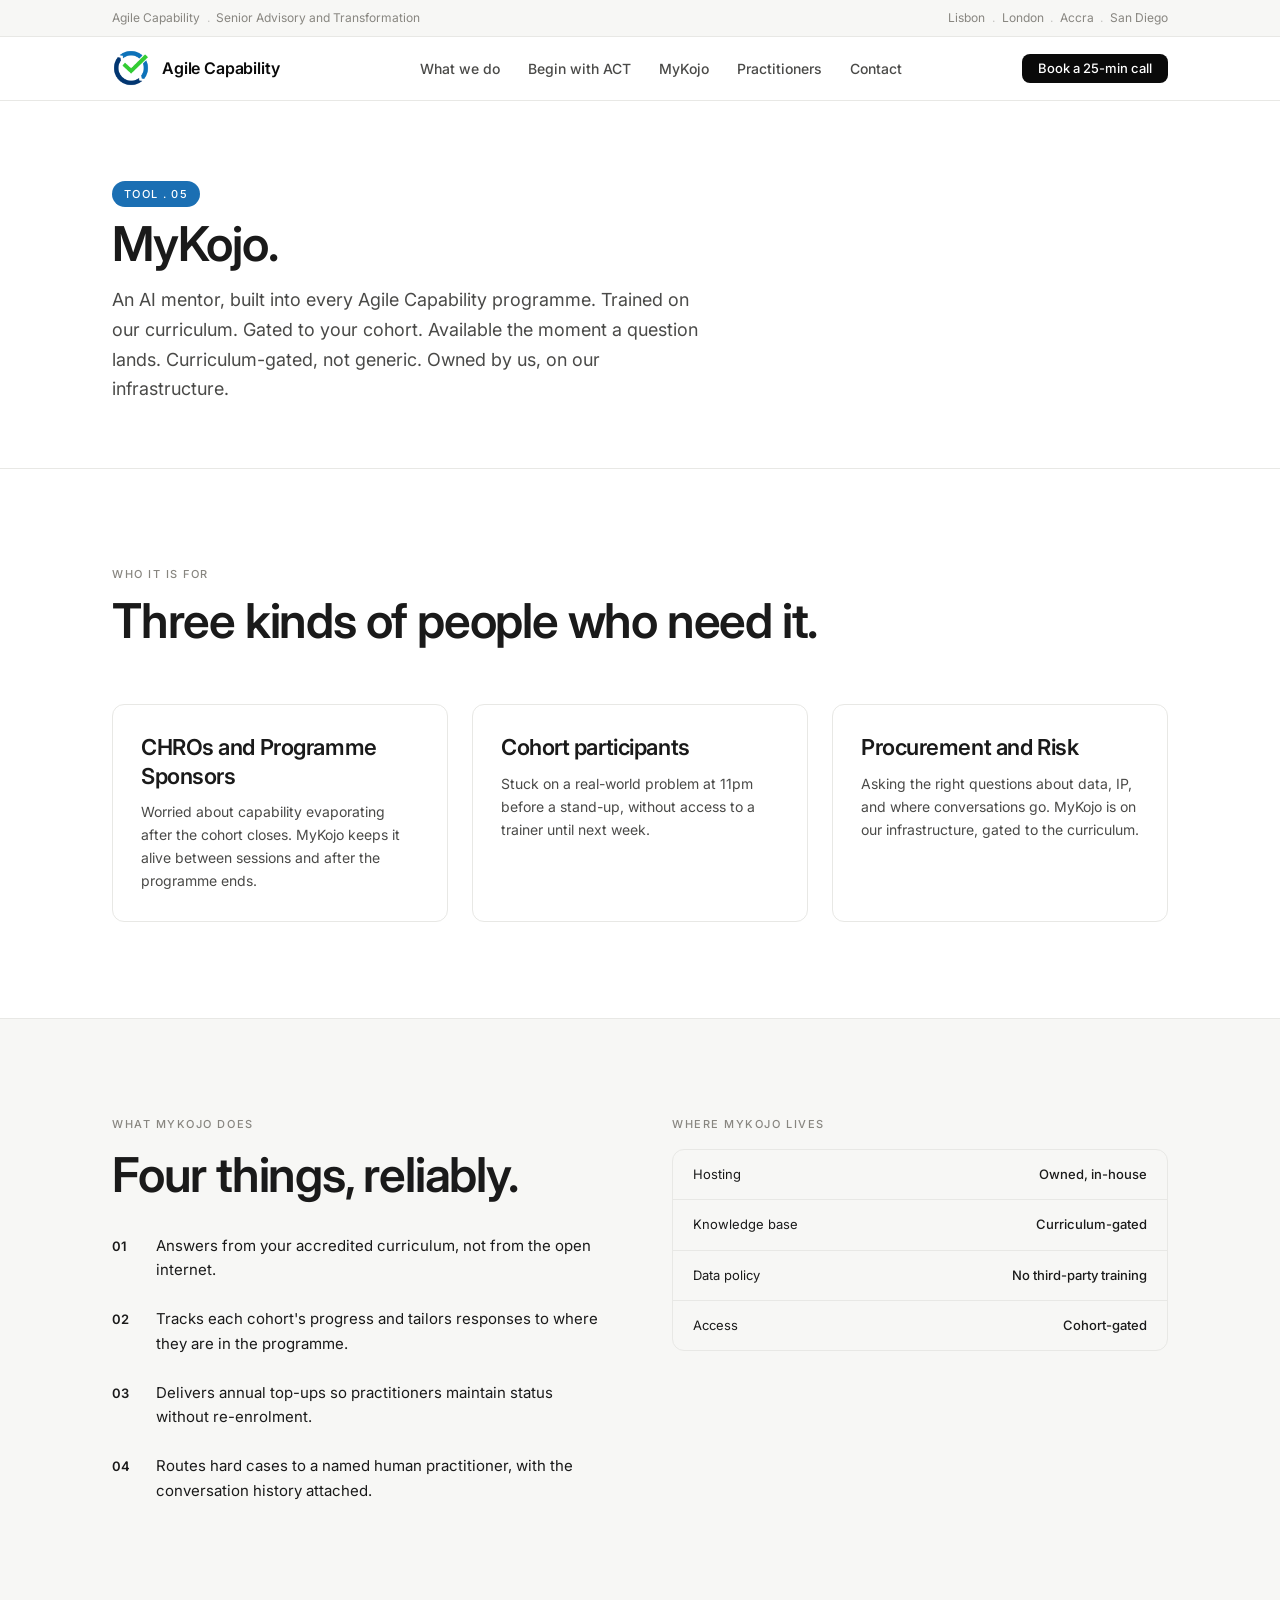
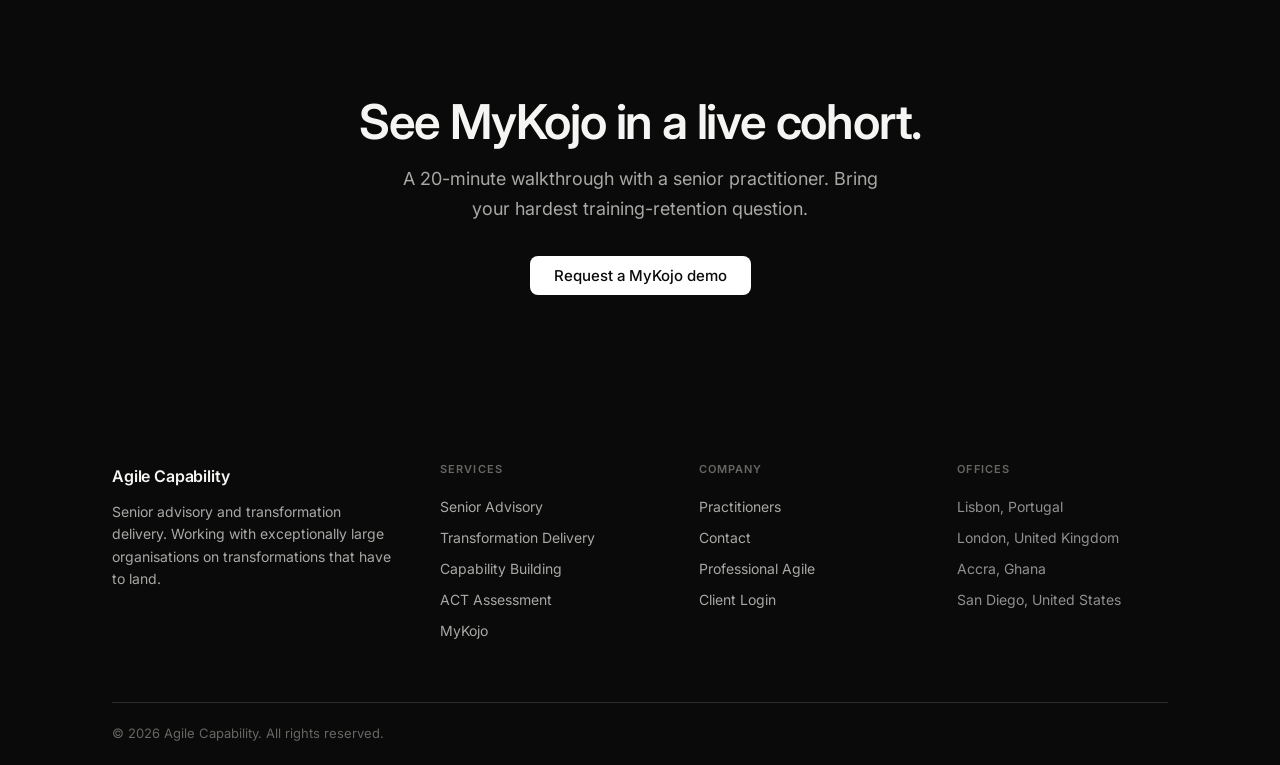
<file: services/mykojo.html>
<!DOCTYPE html>
<html lang="en">
<head>
  <meta charset="UTF-8">
  <meta name="viewport" content="width=device-width, initial-scale=1.0">
  <meta name="description" content="An AI mentor, built into every Agile Capability programme. Trained on our curriculum. Gated to your cohort. Available the moment a question lands. Curriculum-gated, not generic. Owned by us, on our infrastructure.">
  <title>MyKojo - Agile Capability</title>
  <link rel="stylesheet" href="../assets/css/site.css">
  <link rel="icon" href="../assets/images/favicon.ico">
</head>
<body>

<div id="top-bar">
  <div class="container">
    <span>Agile Capability <span style="opacity:.45;margin:0 .3em">.</span> Senior Advisory and Transformation</span>
    <span>Lisbon <span style="opacity:.45;margin:0 .3em">.</span> London <span style="opacity:.45;margin:0 .3em">.</span> Accra <span style="opacity:.45;margin:0 .3em">.</span> San Diego</span>
  </div>
</div>

<header id="site-header">
  <div class="header-inner">
    <a class="site-logo" href="/">
      <img src="../assets/images/agile-capability-logo.png" alt="Agile Capability" style="max-height:38px;width:auto;flex-shrink:0">
      <span class="site-logo-text">Agile Capability</span>
    </a>
    <button class="nav-toggle" aria-expanded="false" aria-controls="primary-nav" aria-label="Open menu">
      <span></span><span></span><span></span>
    </button>
    <nav id="primary-nav" role="navigation" aria-label="Main">
      <ul>
        <li><a href="/#what-we-do">What we do</a></li>
        <li><a href="act-assessment.html">Begin with ACT</a></li>
        <li><a href="mykojo.html">MyKojo</a></li>
        <li><a href="../practitioners.html">Practitioners</a></li>
        <li><a href="../contact.html">Contact</a></li>
      </ul>
      <div class="nav-cta">
        <a href="../contact.html" class="btn btn-dark btn-sm">Book a 25-min call</a>
      </div>
    </nav>
  </div>
</header>

<section class="page-hero section-sm subtle">
  <div class="container">
    <div class="eyebrow mb-12">TOOL . 05</div>
    <h1 class="h1 mb-16">MyKojo.</h1>
    <p class="lead" style="max-width:600px">An AI mentor, built into every Agile Capability programme. Trained on our curriculum. Gated to your cohort. Available the moment a question lands. Curriculum-gated, not generic. Owned by us, on our infrastructure.</p>
  </div>
</section>

<section class="section">
  <div class="container">
    <div class="section-header">
      <div class="eyebrow">Who it is for</div>
      <h2 class="h2">Three kinds of people who need it.</h2>
    </div>
    <div class="card-grid">
      <div class="card">
        <h3 class="h3 mb-12">CHROs and Programme Sponsors</h3>
        <p>Worried about capability evaporating after the cohort closes. MyKojo keeps it alive between sessions and after the programme ends.</p>
      </div>
      <div class="card">
        <h3 class="h3 mb-12">Cohort participants</h3>
        <p>Stuck on a real-world problem at 11pm before a stand-up, without access to a trainer until next week.</p>
      </div>
      <div class="card">
        <h3 class="h3 mb-12">Procurement and Risk</h3>
        <p>Asking the right questions about data, IP, and where conversations go. MyKojo is on our infrastructure, gated to the curriculum.</p>
      </div>
    </div>
  </div>
</section>

<hr class="divider">

<section class="section subtle">
  <div class="container">
    <div class="split" style="align-items:start;gap:64px">
      <div>
        <div class="eyebrow mb-16">What MyKojo does</div>
        <h2 class="h2 mb-32">Four things, reliably.</h2>
        <div style="display:flex;flex-direction:column;gap:24px">
          <div style="display:flex;gap:20px;align-items:start">
            <span style="font-size:13px;font-weight:600;color:var(--ink-3);min-width:24px;padding-top:2px">01</span>
            <p>Answers from your accredited curriculum, not from the open internet.</p>
          </div>
          <div style="display:flex;gap:20px;align-items:start">
            <span style="font-size:13px;font-weight:600;color:var(--ink-3);min-width:24px;padding-top:2px">02</span>
            <p>Tracks each cohort's progress and tailors responses to where they are in the programme.</p>
          </div>
          <div style="display:flex;gap:20px;align-items:start">
            <span style="font-size:13px;font-weight:600;color:var(--ink-3);min-width:24px;padding-top:2px">03</span>
            <p>Delivers annual top-ups so practitioners maintain status without re-enrolment.</p>
          </div>
          <div style="display:flex;gap:20px;align-items:start">
            <span style="font-size:13px;font-weight:600;color:var(--ink-3);min-width:24px;padding-top:2px">04</span>
            <p>Routes hard cases to a named human practitioner, with the conversation history attached.</p>
          </div>
        </div>
      </div>
      <div>
        <div class="eyebrow mb-16">Where MyKojo lives</div>
        <div style="border:1px solid var(--border);border-radius:var(--r-card);overflow:hidden">
          <div style="display:flex;justify-content:space-between;padding:14px 20px;border-bottom:1px solid var(--border)">
            <span style="font-size:13px;color:var(--ink-2)">Hosting</span>
            <span style="font-size:13px;font-weight:500">Owned, in-house</span>
          </div>
          <div style="display:flex;justify-content:space-between;padding:14px 20px;border-bottom:1px solid var(--border)">
            <span style="font-size:13px;color:var(--ink-2)">Knowledge base</span>
            <span style="font-size:13px;font-weight:500">Curriculum-gated</span>
          </div>
          <div style="display:flex;justify-content:space-between;padding:14px 20px;border-bottom:1px solid var(--border)">
            <span style="font-size:13px;color:var(--ink-2)">Data policy</span>
            <span style="font-size:13px;font-weight:500">No third-party training</span>
          </div>
          <div style="display:flex;justify-content:space-between;padding:14px 20px">
            <span style="font-size:13px;color:var(--ink-2)">Access</span>
            <span style="font-size:13px;font-weight:500">Cohort-gated</span>
          </div>
        </div>
      </div>
    </div>
  </div>
</section>

<section class="cta-band">
  <div class="container">
    <div class="hero-center">
      <h2 class="h2 mb-16" style="color:var(--d-text)">See MyKojo in a live cohort.</h2>
      <p class="lead" style="color:var(--d-text-2);max-width:480px;margin:0 auto 32px">A 20-minute walkthrough with a senior practitioner. Bring your hardest training-retention question.</p>
      <a href="../contact.html" class="btn btn-light">Request a MyKojo demo</a>
    </div>
  </div>
</section>

<footer id="site-footer">
  <div class="container">
    <div class="footer-inner">
      <div class="footer-brand">
        <span class="site-logo-text">Agile Capability</span>
        <p>Senior advisory and transformation delivery. Working with exceptionally large organisations on transformations that have to land.</p>
      </div>
      <div class="footer-col">
        <h4>Services</h4>
        <a href="senior-advisory.html">Senior Advisory</a>
        <a href="transformation-delivery.html">Transformation Delivery</a>
        <a href="capability-building.html">Capability Building</a>
        <a href="act-assessment.html">ACT Assessment</a>
        <a href="mykojo.html">MyKojo</a>
      </div>
      <div class="footer-col">
        <h4>Company</h4>
        <a href="../practitioners.html">Practitioners</a>
        <a href="../contact.html">Contact</a>
        <a href="https://www.professionalagile.org" target="_blank" rel="noopener">Professional Agile</a>
        <a href="https://admin.agilecapabilitytool.com/login" target="_blank" rel="noopener">Client Login</a>
      </div>
      <div class="footer-col">
        <h4>Offices</h4>
        <span style="font-size:14px;color:rgba(255,255,255,.55);display:block;padding:4px 0">Lisbon, Portugal</span>
        <span style="font-size:14px;color:rgba(255,255,255,.55);display:block;padding:4px 0">London, United Kingdom</span>
        <span style="font-size:14px;color:rgba(255,255,255,.55);display:block;padding:4px 0">Accra, Ghana</span>
        <span style="font-size:14px;color:rgba(255,255,255,.55);display:block;padding:4px 0">San Diego, United States</span>
      </div>
    </div>
    <div class="footer-bottom">
      <span>&copy; 2026 Agile Capability. All rights reserved.</span>
    </div>
  </div>
</footer>

<script src="../assets/js/site.js"></script>
</body>
</html>
</file>
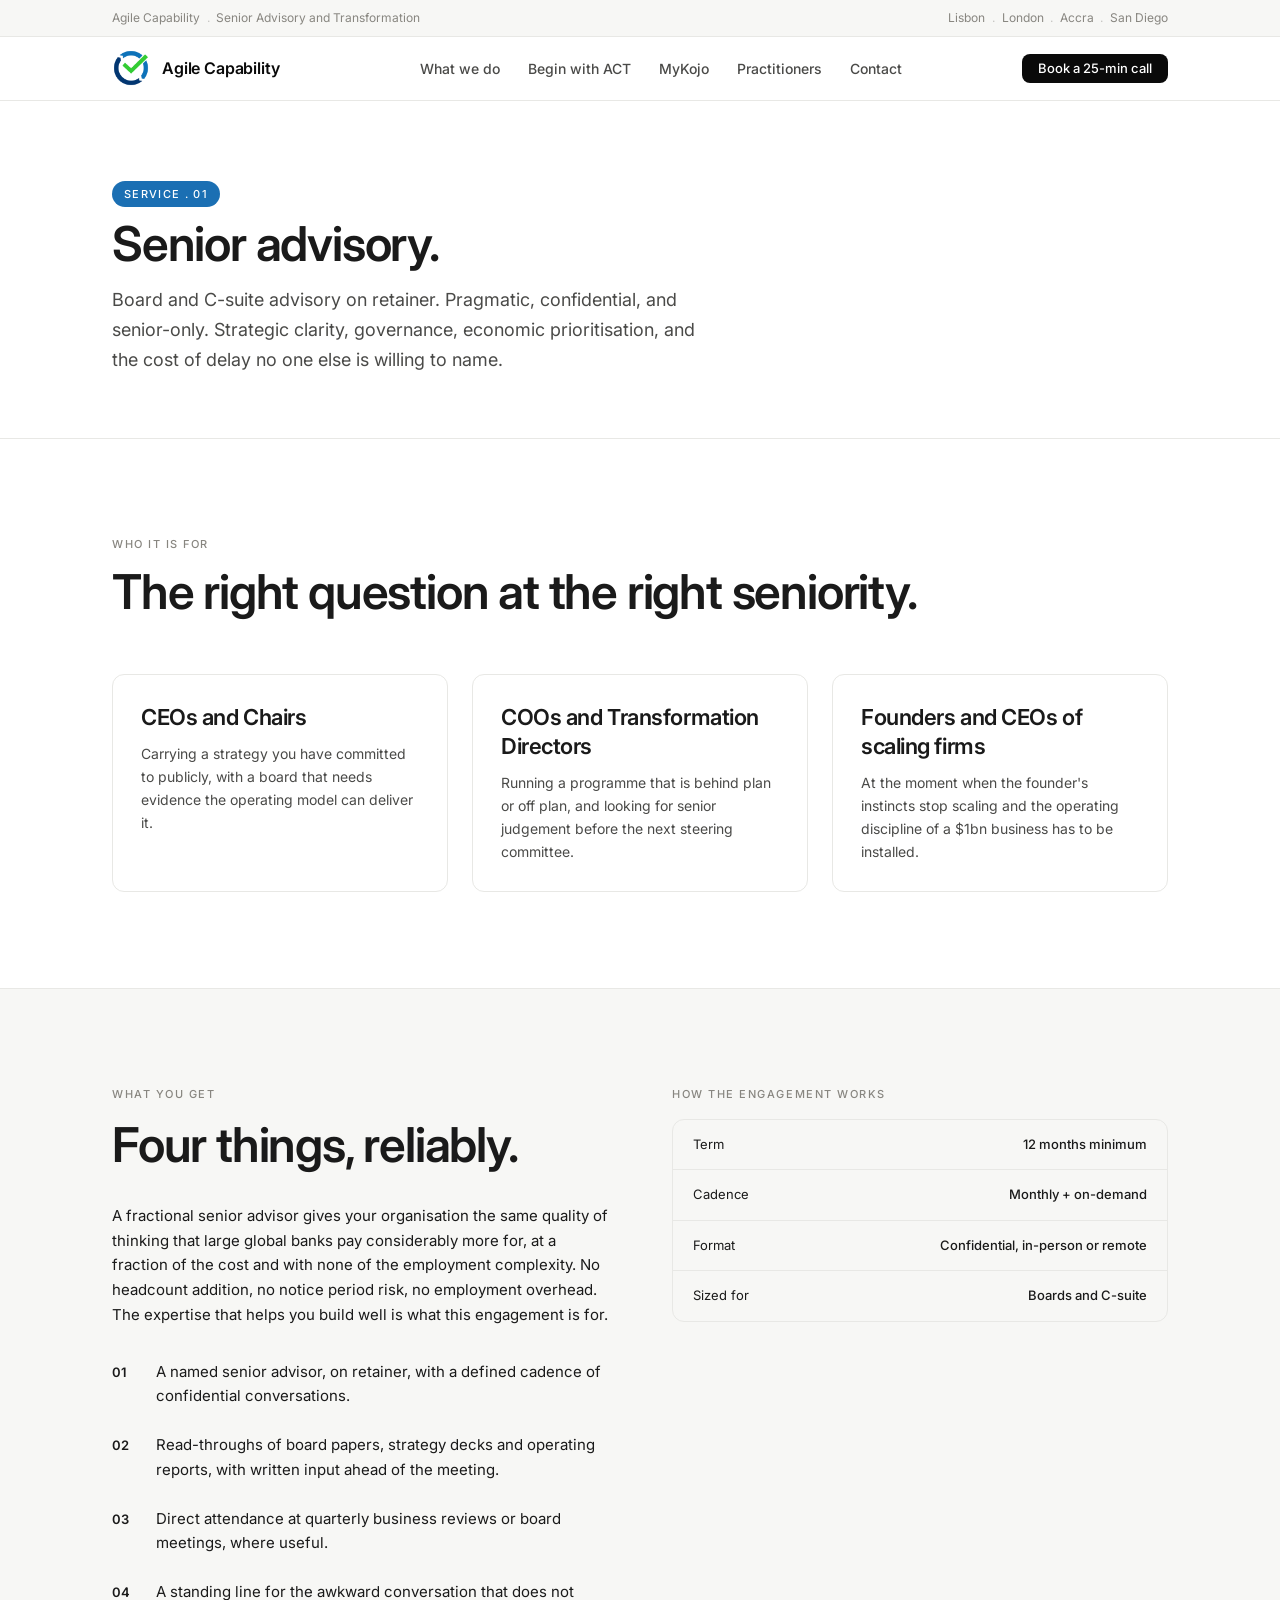
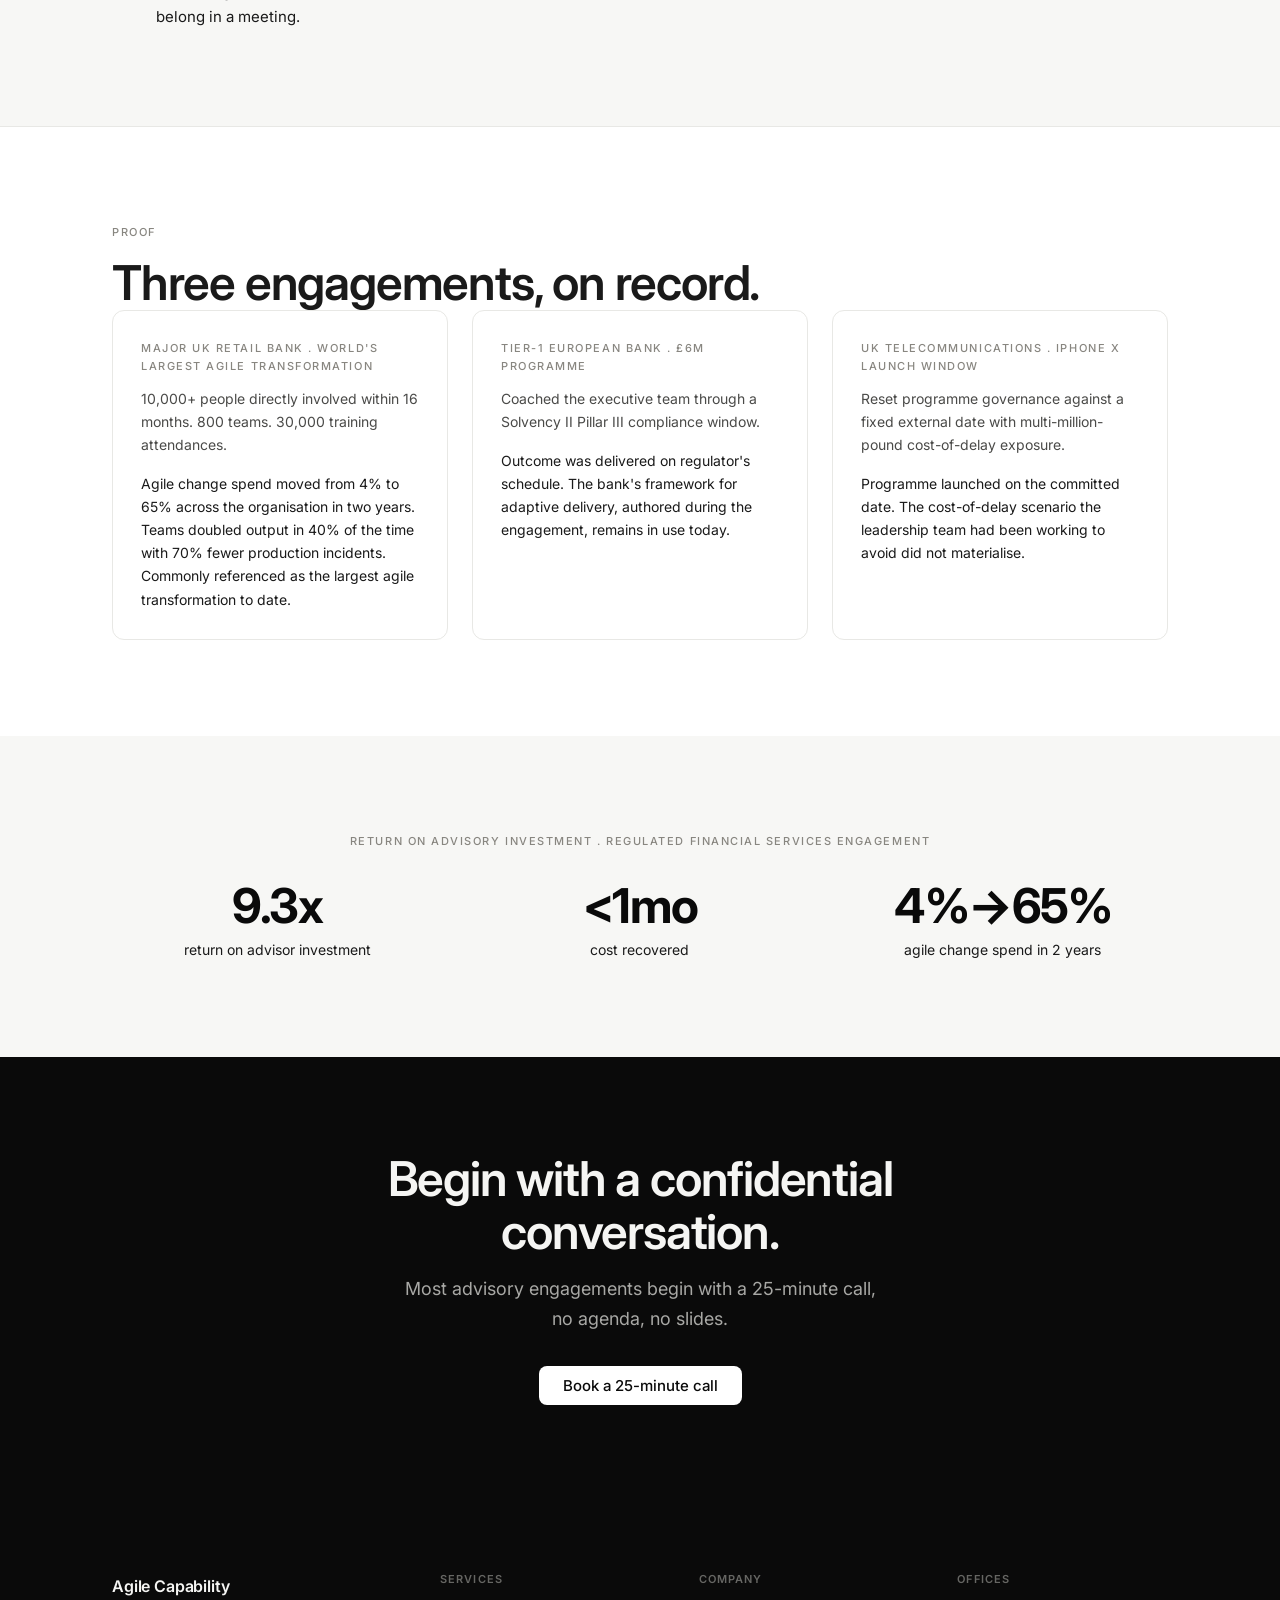
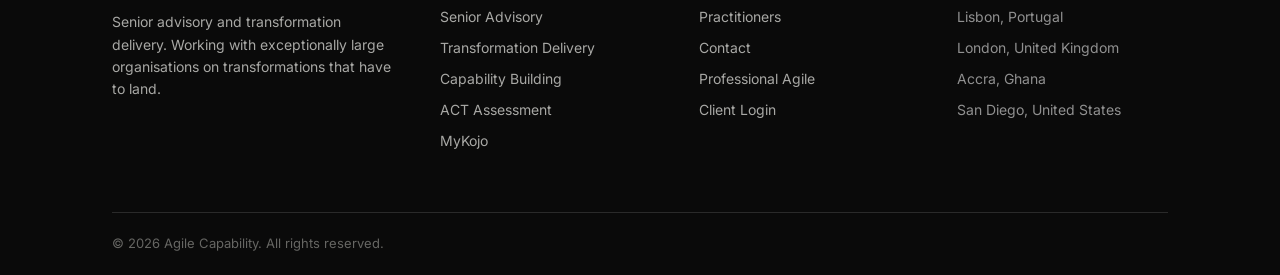
<file: services/senior-advisory.html>
<!DOCTYPE html>
<html lang="en">
<head>
  <meta charset="UTF-8">
  <meta name="viewport" content="width=device-width, initial-scale=1.0">
  <meta name="description" content="Board and C-suite advisory on retainer. Pragmatic, confidential, and senior-only. Strategic clarity, governance, economic prioritisation, and the cost of delay no one else is willing to name.">
  <title>Senior Advisory - Agile Capability</title>
  <link rel="stylesheet" href="../assets/css/site.css">
  <link rel="icon" href="../assets/images/favicon.ico">
</head>
<body>

<div id="top-bar">
  <div class="container">
    <span>Agile Capability <span style="opacity:.45;margin:0 .3em">.</span> Senior Advisory and Transformation</span>
    <span>Lisbon <span style="opacity:.45;margin:0 .3em">.</span> London <span style="opacity:.45;margin:0 .3em">.</span> Accra <span style="opacity:.45;margin:0 .3em">.</span> San Diego</span>
  </div>
</div>

<header id="site-header">
  <div class="header-inner">
    <a class="site-logo" href="/">
      <img src="../assets/images/agile-capability-logo.png" alt="Agile Capability" style="max-height:38px;width:auto;flex-shrink:0">
      <span class="site-logo-text">Agile Capability</span>
    </a>
    <button class="nav-toggle" aria-expanded="false" aria-controls="primary-nav" aria-label="Open menu">
      <span></span><span></span><span></span>
    </button>
    <nav id="primary-nav" role="navigation" aria-label="Main">
      <ul>
        <li><a href="/#what-we-do">What we do</a></li>
        <li><a href="act-assessment.html">Begin with ACT</a></li>
        <li><a href="mykojo.html">MyKojo</a></li>
        <li><a href="../practitioners.html">Practitioners</a></li>
        <li><a href="../contact.html">Contact</a></li>
      </ul>
      <div class="nav-cta">
        <a href="../contact.html" class="btn btn-dark btn-sm">Book a 25-min call</a>
      </div>
    </nav>
  </div>
</header>

<section class="page-hero section-sm subtle">
  <div class="container">
    <div class="eyebrow mb-12">SERVICE . 01</div>
    <h1 class="h1 mb-16">Senior advisory.</h1>
    <p class="lead" style="max-width:600px">Board and C-suite advisory on retainer. Pragmatic, confidential, and senior-only. Strategic clarity, governance, economic prioritisation, and the cost of delay no one else is willing to name.</p>
  </div>
</section>

<section class="section">
  <div class="container">
    <div class="section-header">
      <div class="eyebrow">Who it is for</div>
      <h2 class="h2">The right question at the right seniority.</h2>
    </div>
    <div class="card-grid">
      <div class="card">
        <h3 class="h3 mb-12">CEOs and Chairs</h3>
        <p>Carrying a strategy you have committed to publicly, with a board that needs evidence the operating model can deliver it.</p>
      </div>
      <div class="card">
        <h3 class="h3 mb-12">COOs and Transformation Directors</h3>
        <p>Running a programme that is behind plan or off plan, and looking for senior judgement before the next steering committee.</p>
      </div>
      <div class="card">
        <h3 class="h3 mb-12">Founders and CEOs of scaling firms</h3>
        <p>At the moment when the founder's instincts stop scaling and the operating discipline of a $1bn business has to be installed.</p>
      </div>
    </div>
  </div>
</section>

<hr class="divider">

<section class="section subtle">
  <div class="container">
    <div class="split" style="align-items:start;gap:64px">
      <div>
        <div class="eyebrow mb-16">What you get</div>
        <h2 class="h2 mb-32">Four things, reliably.</h2>
        <p style="color:var(--ink-2);margin-bottom:32px">A fractional senior advisor gives your organisation the same quality of thinking that large global banks pay considerably more for, at a fraction of the cost and with none of the employment complexity. No headcount addition, no notice period risk, no employment overhead. The expertise that helps you build well is what this engagement is for.</p>
        <div style="display:flex;flex-direction:column;gap:24px">
          <div style="display:flex;gap:20px;align-items:start">
            <span style="font-size:13px;font-weight:600;color:var(--ink-3);min-width:24px;padding-top:2px">01</span>
            <p>A named senior advisor, on retainer, with a defined cadence of confidential conversations.</p>
          </div>
          <div style="display:flex;gap:20px;align-items:start">
            <span style="font-size:13px;font-weight:600;color:var(--ink-3);min-width:24px;padding-top:2px">02</span>
            <p>Read-throughs of board papers, strategy decks and operating reports, with written input ahead of the meeting.</p>
          </div>
          <div style="display:flex;gap:20px;align-items:start">
            <span style="font-size:13px;font-weight:600;color:var(--ink-3);min-width:24px;padding-top:2px">03</span>
            <p>Direct attendance at quarterly business reviews or board meetings, where useful.</p>
          </div>
          <div style="display:flex;gap:20px;align-items:start">
            <span style="font-size:13px;font-weight:600;color:var(--ink-3);min-width:24px;padding-top:2px">04</span>
            <p>A standing line for the awkward conversation that does not belong in a meeting.</p>
          </div>
        </div>
      </div>
      <div>
        <div class="eyebrow mb-16">How the engagement works</div>
        <div style="border:1px solid var(--border);border-radius:var(--r-card);overflow:hidden">
          <div style="display:flex;justify-content:space-between;padding:14px 20px;border-bottom:1px solid var(--border)">
            <span style="font-size:13px;color:var(--ink-2)">Term</span>
            <span style="font-size:13px;font-weight:500">12 months minimum</span>
          </div>
          <div style="display:flex;justify-content:space-between;padding:14px 20px;border-bottom:1px solid var(--border)">
            <span style="font-size:13px;color:var(--ink-2)">Cadence</span>
            <span style="font-size:13px;font-weight:500">Monthly + on-demand</span>
          </div>
          <div style="display:flex;justify-content:space-between;padding:14px 20px;border-bottom:1px solid var(--border)">
            <span style="font-size:13px;color:var(--ink-2)">Format</span>
            <span style="font-size:13px;font-weight:500">Confidential, in-person or remote</span>
          </div>
          <div style="display:flex;justify-content:space-between;padding:14px 20px">
            <span style="font-size:13px;color:var(--ink-2)">Sized for</span>
            <span style="font-size:13px;font-weight:500">Boards and C-suite</span>
          </div>
        </div>
      </div>
    </div>
  </div>
</section>

<hr class="divider">

<section class="section">
  <div class="container">
    <div class="eyebrow mb-16">Proof</div>
    <h2 class="h2 mb-40">Three engagements, on record.</h2>
    <div class="card-grid">
      <div class="card">
        <div class="eyebrow mb-12">Major UK retail bank . world's largest agile transformation</div>
        <p style="margin-bottom:16px">10,000+ people directly involved within 16 months. 800 teams. 30,000 training attendances.</p>
        <p style="color:var(--ink-2);font-size:14px">Agile change spend moved from 4% to 65% across the organisation in two years. Teams doubled output in 40% of the time with 70% fewer production incidents. Commonly referenced as the largest agile transformation to date.</p>
      </div>
      <div class="card">
        <div class="eyebrow mb-12">Tier-1 European bank . £6m programme</div>
        <p style="margin-bottom:16px">Coached the executive team through a Solvency II Pillar III compliance window.</p>
        <p style="color:var(--ink-2);font-size:14px">Outcome was delivered on regulator's schedule. The bank's framework for adaptive delivery, authored during the engagement, remains in use today.</p>
      </div>
      <div class="card">
        <div class="eyebrow mb-12">UK telecommunications . iPhone X launch window</div>
        <p style="margin-bottom:16px">Reset programme governance against a fixed external date with multi-million-pound cost-of-delay exposure.</p>
        <p style="color:var(--ink-2);font-size:14px">Programme launched on the committed date. The cost-of-delay scenario the leadership team had been working to avoid did not materialise.</p>
      </div>
    </div>
  </div>
</section>

<section class="section subtle">
  <div class="container">
    <div class="eyebrow mb-32" style="text-align:center">Return on advisory investment . regulated financial services engagement</div>
    <div class="grid-3" style="text-align:center">
      <div>
        <div style="font-size:48px;font-weight:700;letter-spacing:-0.03em;color:var(--ink);line-height:1">9.3x</div>
        <div style="font-size:14px;color:var(--ink-2);margin-top:8px">return on advisor investment</div>
      </div>
      <div>
        <div style="font-size:48px;font-weight:700;letter-spacing:-0.03em;color:var(--ink);line-height:1">&lt;1mo</div>
        <div style="font-size:14px;color:var(--ink-2);margin-top:8px">cost recovered</div>
      </div>
      <div>
        <div style="font-size:48px;font-weight:700;letter-spacing:-0.03em;color:var(--ink);line-height:1">4%→65%</div>
        <div style="font-size:14px;color:var(--ink-2);margin-top:8px">agile change spend in 2 years</div>
      </div>
    </div>
  </div>
</section>

<section class="cta-band">
  <div class="container">
    <div class="hero-center">
      <h2 class="h2 mb-16" style="color:var(--d-text)">Begin with a confidential conversation.</h2>
      <p class="lead" style="color:var(--d-text-2);max-width:480px;margin:0 auto 32px">Most advisory engagements begin with a 25-minute call, no agenda, no slides.</p>
      <a href="../contact.html" class="btn btn-light">Book a 25-minute call</a>
    </div>
  </div>
</section>

<footer id="site-footer">
  <div class="container">
    <div class="footer-inner">
      <div class="footer-brand">
        <span class="site-logo-text">Agile Capability</span>
        <p>Senior advisory and transformation delivery. Working with exceptionally large organisations on transformations that have to land.</p>
      </div>
      <div class="footer-col">
        <h4>Services</h4>
        <a href="senior-advisory.html">Senior Advisory</a>
        <a href="transformation-delivery.html">Transformation Delivery</a>
        <a href="capability-building.html">Capability Building</a>
        <a href="act-assessment.html">ACT Assessment</a>
        <a href="mykojo.html">MyKojo</a>
      </div>
      <div class="footer-col">
        <h4>Company</h4>
        <a href="../practitioners.html">Practitioners</a>
        <a href="../contact.html">Contact</a>
        <a href="https://www.professionalagile.org" target="_blank" rel="noopener">Professional Agile</a>
        <a href="https://admin.agilecapabilitytool.com/login" target="_blank" rel="noopener">Client Login</a>
      </div>
      <div class="footer-col">
        <h4>Offices</h4>
        <span style="font-size:14px;color:rgba(255,255,255,.55);display:block;padding:4px 0">Lisbon, Portugal</span>
        <span style="font-size:14px;color:rgba(255,255,255,.55);display:block;padding:4px 0">London, United Kingdom</span>
        <span style="font-size:14px;color:rgba(255,255,255,.55);display:block;padding:4px 0">Accra, Ghana</span>
        <span style="font-size:14px;color:rgba(255,255,255,.55);display:block;padding:4px 0">San Diego, United States</span>
      </div>
    </div>
    <div class="footer-bottom">
      <span>&copy; 2026 Agile Capability. All rights reserved.</span>
    </div>
  </div>
</footer>

<script src="../assets/js/site.js"></script>
</body>
</html>
</file>
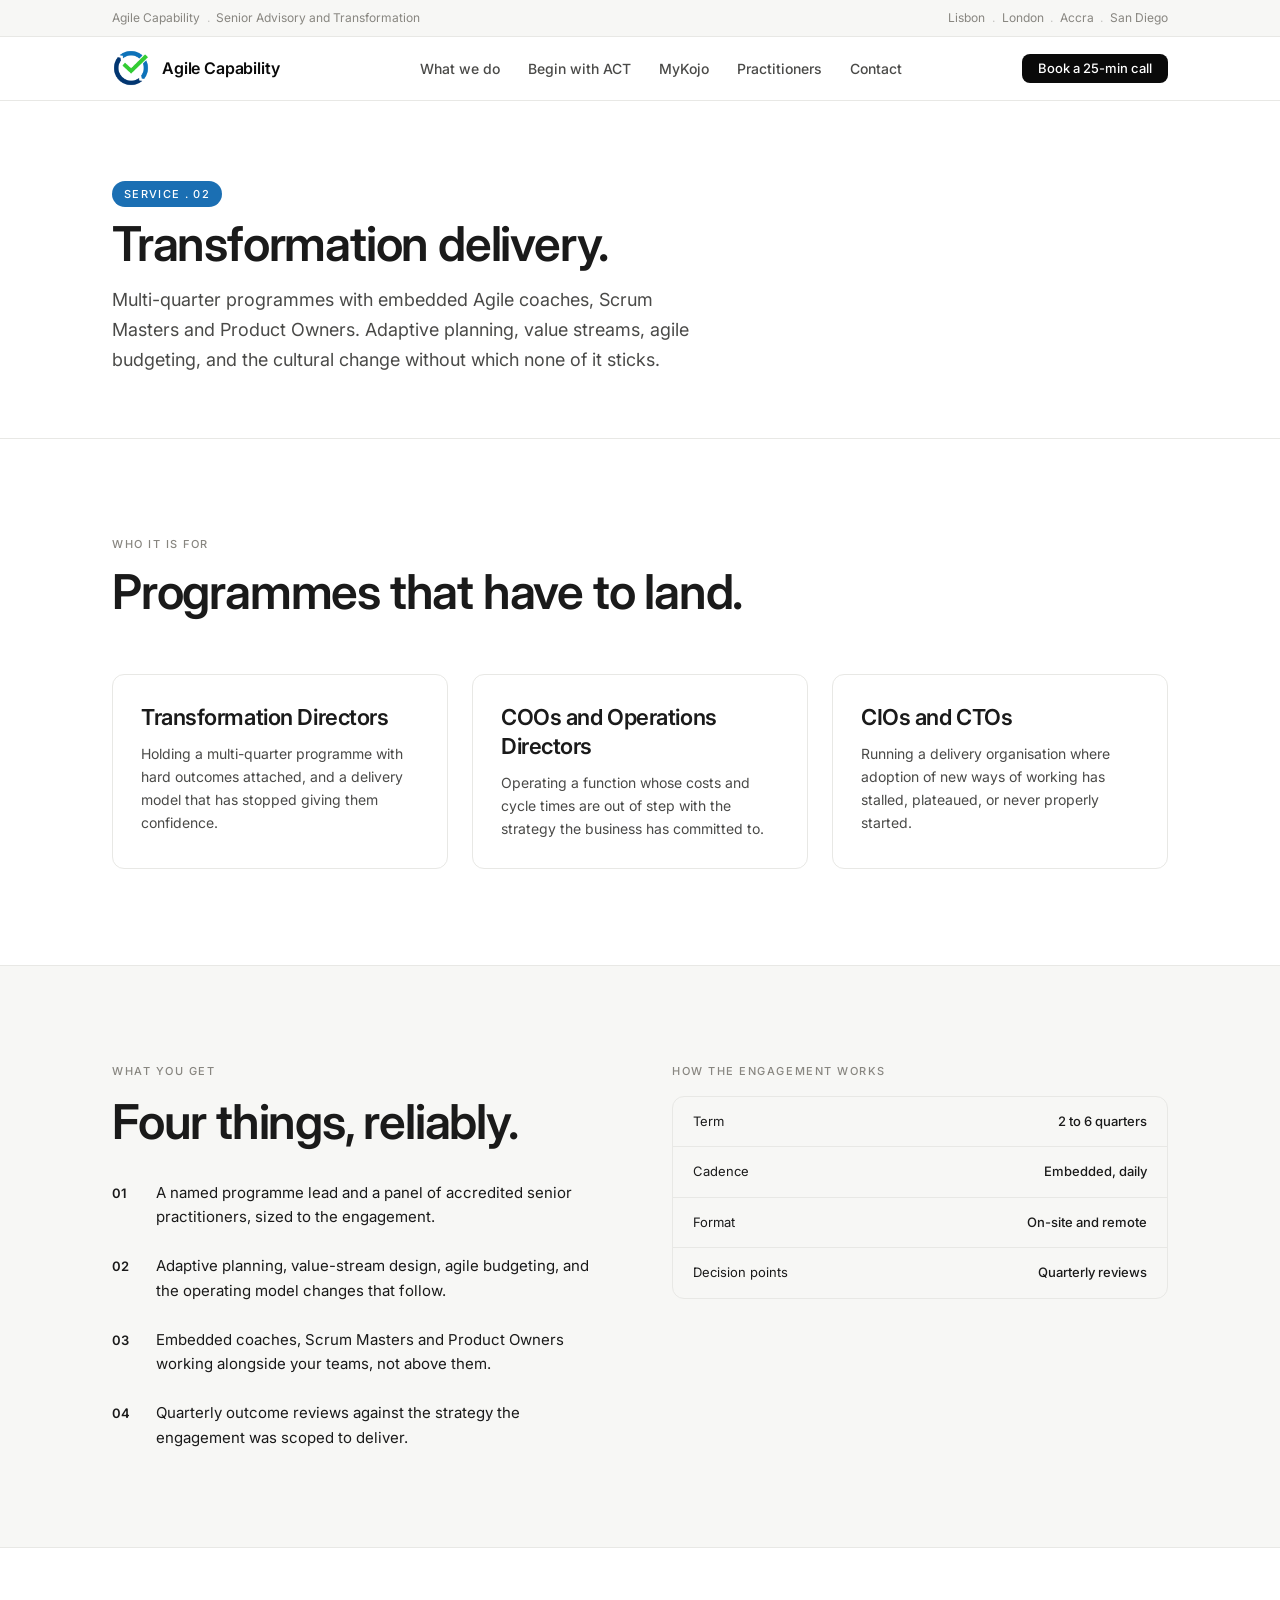
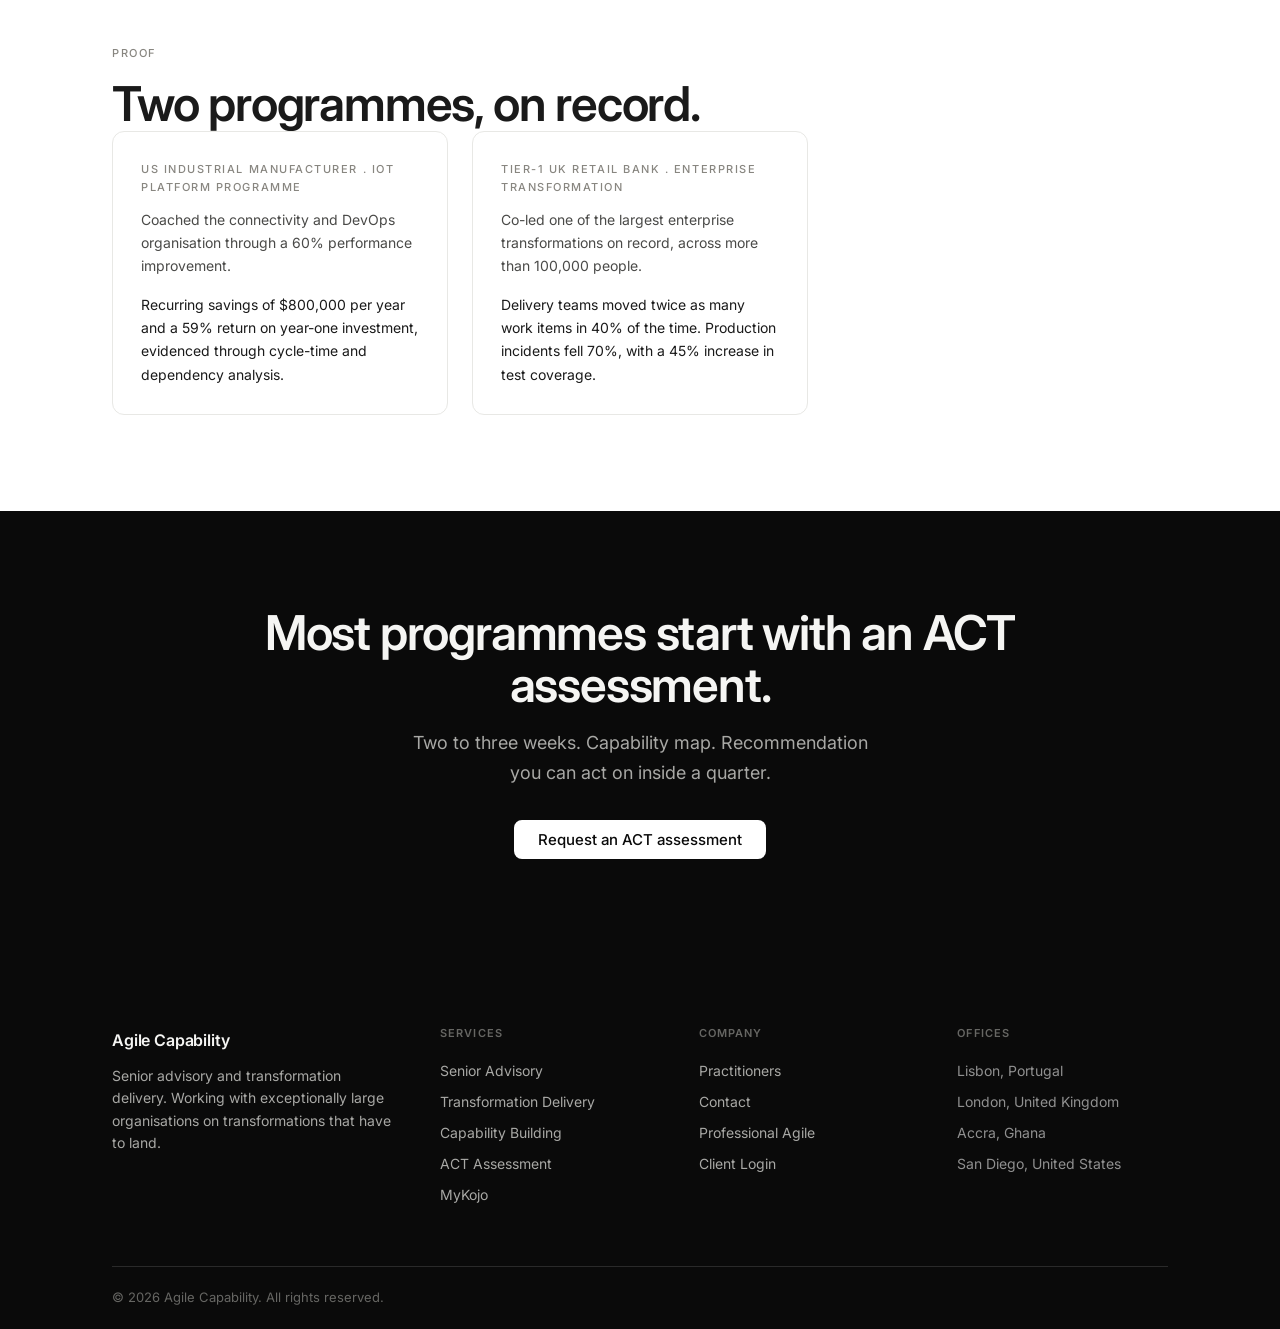
<file: services/transformation-delivery.html>
<!DOCTYPE html>
<html lang="en">
<head>
  <meta charset="UTF-8">
  <meta name="viewport" content="width=device-width, initial-scale=1.0">
  <meta name="description" content="Multi-quarter programmes with embedded Agile coaches, Scrum Masters and Product Owners. Adaptive planning, value streams, agile budgeting, and the cultural change without which none of it sticks.">
  <title>Transformation Delivery - Agile Capability</title>
  <link rel="stylesheet" href="../assets/css/site.css">
  <link rel="icon" href="../assets/images/favicon.ico">
</head>
<body>

<div id="top-bar">
  <div class="container">
    <span>Agile Capability <span style="opacity:.45;margin:0 .3em">.</span> Senior Advisory and Transformation</span>
    <span>Lisbon <span style="opacity:.45;margin:0 .3em">.</span> London <span style="opacity:.45;margin:0 .3em">.</span> Accra <span style="opacity:.45;margin:0 .3em">.</span> San Diego</span>
  </div>
</div>

<header id="site-header">
  <div class="header-inner">
    <a class="site-logo" href="/">
      <img src="../assets/images/agile-capability-logo.png" alt="Agile Capability" style="max-height:38px;width:auto;flex-shrink:0">
      <span class="site-logo-text">Agile Capability</span>
    </a>
    <button class="nav-toggle" aria-expanded="false" aria-controls="primary-nav" aria-label="Open menu">
      <span></span><span></span><span></span>
    </button>
    <nav id="primary-nav" role="navigation" aria-label="Main">
      <ul>
        <li><a href="/#what-we-do">What we do</a></li>
        <li><a href="act-assessment.html">Begin with ACT</a></li>
        <li><a href="mykojo.html">MyKojo</a></li>
        <li><a href="../practitioners.html">Practitioners</a></li>
        <li><a href="../contact.html">Contact</a></li>
      </ul>
      <div class="nav-cta">
        <a href="../contact.html" class="btn btn-dark btn-sm">Book a 25-min call</a>
      </div>
    </nav>
  </div>
</header>

<section class="page-hero section-sm subtle">
  <div class="container">
    <div class="eyebrow mb-12">SERVICE . 02</div>
    <h1 class="h1 mb-16">Transformation delivery.</h1>
    <p class="lead" style="max-width:600px">Multi-quarter programmes with embedded Agile coaches, Scrum Masters and Product Owners. Adaptive planning, value streams, agile budgeting, and the cultural change without which none of it sticks.</p>
  </div>
</section>

<section class="section">
  <div class="container">
    <div class="section-header">
      <div class="eyebrow">Who it is for</div>
      <h2 class="h2">Programmes that have to land.</h2>
    </div>
    <div class="card-grid">
      <div class="card">
        <h3 class="h3 mb-12">Transformation Directors</h3>
        <p>Holding a multi-quarter programme with hard outcomes attached, and a delivery model that has stopped giving them confidence.</p>
      </div>
      <div class="card">
        <h3 class="h3 mb-12">COOs and Operations Directors</h3>
        <p>Operating a function whose costs and cycle times are out of step with the strategy the business has committed to.</p>
      </div>
      <div class="card">
        <h3 class="h3 mb-12">CIOs and CTOs</h3>
        <p>Running a delivery organisation where adoption of new ways of working has stalled, plateaued, or never properly started.</p>
      </div>
    </div>
  </div>
</section>

<hr class="divider">

<section class="section subtle">
  <div class="container">
    <div class="split" style="align-items:start;gap:64px">
      <div>
        <div class="eyebrow mb-16">What you get</div>
        <h2 class="h2 mb-32">Four things, reliably.</h2>
        <div style="display:flex;flex-direction:column;gap:24px">
          <div style="display:flex;gap:20px;align-items:start">
            <span style="font-size:13px;font-weight:600;color:var(--ink-3);min-width:24px;padding-top:2px">01</span>
            <p>A named programme lead and a panel of accredited senior practitioners, sized to the engagement.</p>
          </div>
          <div style="display:flex;gap:20px;align-items:start">
            <span style="font-size:13px;font-weight:600;color:var(--ink-3);min-width:24px;padding-top:2px">02</span>
            <p>Adaptive planning, value-stream design, agile budgeting, and the operating model changes that follow.</p>
          </div>
          <div style="display:flex;gap:20px;align-items:start">
            <span style="font-size:13px;font-weight:600;color:var(--ink-3);min-width:24px;padding-top:2px">03</span>
            <p>Embedded coaches, Scrum Masters and Product Owners working alongside your teams, not above them.</p>
          </div>
          <div style="display:flex;gap:20px;align-items:start">
            <span style="font-size:13px;font-weight:600;color:var(--ink-3);min-width:24px;padding-top:2px">04</span>
            <p>Quarterly outcome reviews against the strategy the engagement was scoped to deliver.</p>
          </div>
        </div>
      </div>
      <div>
        <div class="eyebrow mb-16">How the engagement works</div>
        <div style="border:1px solid var(--border);border-radius:var(--r-card);overflow:hidden">
          <div style="display:flex;justify-content:space-between;padding:14px 20px;border-bottom:1px solid var(--border)">
            <span style="font-size:13px;color:var(--ink-2)">Term</span>
            <span style="font-size:13px;font-weight:500">2 to 6 quarters</span>
          </div>
          <div style="display:flex;justify-content:space-between;padding:14px 20px;border-bottom:1px solid var(--border)">
            <span style="font-size:13px;color:var(--ink-2)">Cadence</span>
            <span style="font-size:13px;font-weight:500">Embedded, daily</span>
          </div>
          <div style="display:flex;justify-content:space-between;padding:14px 20px;border-bottom:1px solid var(--border)">
            <span style="font-size:13px;color:var(--ink-2)">Format</span>
            <span style="font-size:13px;font-weight:500">On-site and remote</span>
          </div>
          <div style="display:flex;justify-content:space-between;padding:14px 20px">
            <span style="font-size:13px;color:var(--ink-2)">Decision points</span>
            <span style="font-size:13px;font-weight:500">Quarterly reviews</span>
          </div>
        </div>
      </div>
    </div>
  </div>
</section>

<hr class="divider">

<section class="section">
  <div class="container">
    <div class="eyebrow mb-16">Proof</div>
    <h2 class="h2 mb-40">Two programmes, on record.</h2>
    <div class="card-grid">
      <div class="card">
        <div class="eyebrow mb-12">US industrial manufacturer . IoT platform programme</div>
        <p style="margin-bottom:16px">Coached the connectivity and DevOps organisation through a 60% performance improvement.</p>
        <p style="color:var(--ink-2);font-size:14px">Recurring savings of $800,000 per year and a 59% return on year-one investment, evidenced through cycle-time and dependency analysis.</p>
      </div>
      <div class="card">
        <div class="eyebrow mb-12">Tier-1 UK retail bank . enterprise transformation</div>
        <p style="margin-bottom:16px">Co-led one of the largest enterprise transformations on record, across more than 100,000 people.</p>
        <p style="color:var(--ink-2);font-size:14px">Delivery teams moved twice as many work items in 40% of the time. Production incidents fell 70%, with a 45% increase in test coverage.</p>
      </div>
    </div>
  </div>
</section>

<section class="cta-band">
  <div class="container">
    <div class="hero-center">
      <h2 class="h2 mb-16" style="color:var(--d-text)">Most programmes start with an ACT assessment.</h2>
      <p class="lead" style="color:var(--d-text-2);max-width:480px;margin:0 auto 32px">Two to three weeks. Capability map. Recommendation you can act on inside a quarter.</p>
      <a href="act-assessment.html" class="btn btn-light">Request an ACT assessment</a>
    </div>
  </div>
</section>

<footer id="site-footer">
  <div class="container">
    <div class="footer-inner">
      <div class="footer-brand">
        <span class="site-logo-text">Agile Capability</span>
        <p>Senior advisory and transformation delivery. Working with exceptionally large organisations on transformations that have to land.</p>
      </div>
      <div class="footer-col">
        <h4>Services</h4>
        <a href="senior-advisory.html">Senior Advisory</a>
        <a href="transformation-delivery.html">Transformation Delivery</a>
        <a href="capability-building.html">Capability Building</a>
        <a href="act-assessment.html">ACT Assessment</a>
        <a href="mykojo.html">MyKojo</a>
      </div>
      <div class="footer-col">
        <h4>Company</h4>
        <a href="../practitioners.html">Practitioners</a>
        <a href="../contact.html">Contact</a>
        <a href="https://www.professionalagile.org" target="_blank" rel="noopener">Professional Agile</a>
        <a href="https://admin.agilecapabilitytool.com/login" target="_blank" rel="noopener">Client Login</a>
      </div>
      <div class="footer-col">
        <h4>Offices</h4>
        <span style="font-size:14px;color:rgba(255,255,255,.55);display:block;padding:4px 0">Lisbon, Portugal</span>
        <span style="font-size:14px;color:rgba(255,255,255,.55);display:block;padding:4px 0">London, United Kingdom</span>
        <span style="font-size:14px;color:rgba(255,255,255,.55);display:block;padding:4px 0">Accra, Ghana</span>
        <span style="font-size:14px;color:rgba(255,255,255,.55);display:block;padding:4px 0">San Diego, United States</span>
      </div>
    </div>
    <div class="footer-bottom">
      <span>&copy; 2026 Agile Capability. All rights reserved.</span>
    </div>
  </div>
</footer>

<script src="../assets/js/site.js"></script>
</body>
</html>
</file>
<file: assets/css/site.css>
/* Agile Capability v2 — Site stylesheet */

@import url('https://fonts.googleapis.com/css2?family=Inter:wght@400;500;600;700&display=swap');

*, *::before, *::after { box-sizing: border-box; }

/* ---- DESIGN TOKENS ---- */

:root {
  /* Colours — light mode */
  --bg:            #FFFFFF;
  --bg-subtle:     #F7F7F5;
  --bg-raised:     #FFFFFF;
  --border:        #E8E8E5;
  --border-strong: #CCCCCA;

  --text:          #1A1A1A;
  --text-2:        #4A4A48;
  --text-3:        #888680;

  --ink:           #0A0A0A;  /* CTA bg on light */
  --ink-fg:        #FFFFFF;  /* CTA text on light */

  /* Colours — dark sections */
  --d-bg:          #0A0A0A;
  --d-bg-subtle:   #141414;
  --d-bg-raised:   #1C1C1C;
  --d-border:      #2A2A2A;
  --d-text:        #F5F5F3;
  --d-text-2:      #A8A8A5;
  --d-text-3:      #666663;
  --d-ink:         #FFFFFF;  /* CTA bg on dark */
  --d-ink-fg:      #0A0A0A;  /* CTA text on dark */

  /* Typography */
  --font:          'Inter', -apple-system, BlinkMacSystemFont, 'Segoe UI', sans-serif;

  /* Radius */
  --r-card:        12px;
  --r-btn:         8px;
  --r-pill:        100px;

  /* Layout */
  --max-w:         1120px;
  --section-y:     96px;
  --header-h:      64px;

  /* Transitions */
  --t:             .18s ease;

  /* Accent */
  --accent-blue:   #1B6FB3;
}

/* ---- RESET ---- */

html {
  scroll-behavior: smooth;
  font-size: 16px;
  -webkit-text-size-adjust: 100%;
}

body {
  margin: 0;
  font-family: var(--font);
  background: var(--bg);
  color: var(--text);
  font-size: 15px;
  line-height: 1.65;
  -webkit-font-smoothing: antialiased;
}

img { max-width: 100%; height: auto; display: block; }
a { color: inherit; text-decoration: none; }
ul, ol { margin: 0; padding: 0; list-style: none; }
p { margin: 0 0 1em; }
p:last-child { margin-bottom: 0; }
h1, h2, h3, h4, h5, h6 { margin: 0; font-weight: 600; line-height: 1.1; }

/* ---- TYPOGRAPHY ---- */

.h1 {
  font-size: clamp(42px, 6vw, 64px);
  font-weight: 600;
  letter-spacing: -0.025em;
  line-height: 1.05;
}

.h2 {
  font-size: clamp(32px, 4.5vw, 48px);
  font-weight: 600;
  letter-spacing: -0.025em;
  line-height: 1.1;
}

.h3 {
  font-size: 22px;
  font-weight: 600;
  letter-spacing: -0.02em;
  line-height: 1.3;
}

.lead {
  font-size: 18px;
  font-weight: 400;
  line-height: 1.65;
  color: var(--text-2);
}

.eyebrow {
  font-size: 11px;
  font-weight: 500;
  letter-spacing: 0.14em;
  text-transform: uppercase;
  color: var(--text-3);
}

/* dark variants */
.dark .lead   { color: var(--d-text-2); }
.dark .eyebrow { color: var(--d-text-3); }

/* Hero eyebrow — blue pill treatment */
.page-hero .eyebrow,
.hero .eyebrow {
  display: inline-block;
  background: var(--accent-blue);
  color: #FFFFFF;
  padding: 4px 12px;
  border-radius: var(--r-pill);
  border: none;
  letter-spacing: 0.12em;
}

/* ---- LAYOUT ---- */

.container {
  max-width: var(--max-w);
  margin: 0 auto;
  padding: 0 32px;
}

.section {
  padding: var(--section-y) 0;
}

.section-sm {
  padding: 64px 0;
}

.section.dark {
  background: var(--d-bg);
  color: var(--d-text);
}

.section.subtle {
  background: var(--bg-subtle);
}

/* Two-column split */
.split {
  display: grid;
  grid-template-columns: 1fr 1fr;
  gap: 64px;
  align-items: center;
}

.split.reverse { direction: rtl; }
.split.reverse > * { direction: ltr; }

/* Grid of cards */
.card-grid {
  display: grid;
  grid-template-columns: repeat(3, 1fr);
  gap: 24px;
}

.card-grid-2 {
  display: grid;
  grid-template-columns: repeat(2, 1fr);
  gap: 24px;
}

.card-grid-4 {
  display: grid;
  grid-template-columns: repeat(4, 1fr);
  gap: 20px;
}

/* Generic responsive grids (replaces inline grid styles) */
.grid-3 {
  display: grid;
  grid-template-columns: repeat(3, 1fr);
  gap: 32px;
}

.grid-4 {
  display: grid;
  grid-template-columns: repeat(4, 1fr);
  gap: 32px;
}

/* Center hero content */
.hero-center {
  text-align: center;
  max-width: 780px;
  margin: 0 auto;
}

/* Section header (eyebrow + h2 + optional lead) */
.section-header {
  margin-bottom: 56px;
}

.section-header .eyebrow {
  margin-bottom: 12px;
}

.section-header .h2 {
  margin-bottom: 16px;
}

/* ---- COMPONENTS ---- */

/* Pill tag */
.pill {
  display: inline-flex;
  align-items: center;
  gap: 6px;
  padding: 6px 14px;
  border-radius: var(--r-pill);
  font-size: 12px;
  font-weight: 500;
  letter-spacing: 0.02em;
  border: 1px solid var(--border);
  background: var(--bg);
  color: var(--text-2);
}

.dark .pill {
  border-color: var(--d-border);
  background: var(--d-bg-raised);
  color: var(--d-text-2);
}

/* Buttons */
.btn {
  display: inline-flex;
  align-items: center;
  gap: 8px;
  padding: 12px 24px;
  border-radius: var(--r-btn);
  font-family: var(--font);
  font-size: 15px;
  font-weight: 500;
  line-height: 1;
  cursor: pointer;
  border: none;
  transition: opacity var(--t), transform var(--t);
  white-space: nowrap;
}

.btn:hover { opacity: .85; text-decoration: none; }
.btn:active { transform: scale(.98); }

.btn-dark {
  background: var(--ink);
  color: var(--ink-fg);
}

.btn-light {
  background: var(--d-ink);
  color: var(--d-ink-fg);
}

.btn-ghost {
  background: transparent;
  color: var(--accent-blue);
  border: 1.5px solid var(--accent-blue);
}

.btn-ghost:hover { background: var(--accent-blue); color: #FFFFFF; }

.dark .btn-ghost {
  color: var(--d-text);
  border-color: var(--d-border);
}

.dark .btn-ghost:hover { background: var(--d-bg-raised); }

.btn-sm {
  padding: 8px 16px;
  font-size: 13px;
}

/* Card */
.card {
  background: var(--bg-raised);
  border: 1px solid var(--border);
  border-radius: var(--r-card);
  padding: 28px;
}

.card .h3 { margin-bottom: 10px; }
.card p { color: var(--text-2); font-size: 14px; }

.dark .card {
  background: var(--d-bg-raised);
  border-color: var(--d-border);
}

.dark .card p { color: var(--d-text-2); }

/* Stat card */
.stat-card {
  text-align: center;
  padding: 32px 24px;
}

.stat-card .stat-num {
  font-size: 48px;
  font-weight: 600;
  letter-spacing: -0.03em;
  line-height: 1;
  margin-bottom: 8px;
}

.stat-card .stat-label {
  font-size: 14px;
  color: var(--text-2);
}

.dark .stat-card .stat-label { color: var(--d-text-2); }

/* Feature row (icon + heading + body) */
.feature-row {
  display: flex;
  gap: 20px;
  align-items: flex-start;
  padding: 24px 0;
  border-bottom: 1px solid var(--border);
}

.feature-row:first-child { border-top: 1px solid var(--border); }

.dark .feature-row { border-color: var(--d-border); }
.dark .feature-row:first-child { border-color: var(--d-border); }

.feature-icon {
  width: 40px;
  height: 40px;
  border-radius: 10px;
  background: var(--bg-subtle);
  flex-shrink: 0;
  display: flex;
  align-items: center;
  justify-content: center;
  font-size: 18px;
}

.dark .feature-icon { background: var(--d-bg-raised); }

/* Spec table */
.spec-table {
  width: 100%;
  border-collapse: collapse;
  font-size: 14px;
}

.spec-table th {
  text-align: left;
  font-weight: 500;
  color: var(--text-3);
  font-size: 11px;
  letter-spacing: 0.08em;
  text-transform: uppercase;
  padding: 10px 16px;
  border-bottom: 1px solid var(--border);
}

.spec-table td {
  padding: 12px 16px;
  border-bottom: 1px solid var(--border);
  color: var(--text-2);
  vertical-align: top;
}

.spec-table td:first-child {
  font-weight: 500;
  color: var(--text);
  white-space: nowrap;
}

.spec-table tr:last-child td { border-bottom: none; }

.dark .spec-table th,
.dark .spec-table td { border-color: var(--d-border); }

.dark .spec-table th { color: var(--d-text-3); }
.dark .spec-table td { color: var(--d-text-2); }
.dark .spec-table td:first-child { color: var(--d-text); }

/* Chat preview (demo transcript style) */
.chat-preview {
  border: 1px solid var(--border);
  border-radius: var(--r-card);
  overflow: hidden;
  background: var(--bg);
}

.chat-preview-header {
  display: flex;
  align-items: center;
  gap: 10px;
  padding: 14px 20px;
  border-bottom: 1px solid var(--border);
  background: var(--bg-subtle);
}

.chat-preview-header .dot {
  width: 8px;
  height: 8px;
  border-radius: 50%;
  background: var(--border-strong);
}

.chat-preview-header span {
  font-size: 12px;
  font-weight: 500;
  color: var(--text-3);
}

.chat-messages {
  padding: 20px;
  display: flex;
  flex-direction: column;
  gap: 12px;
}

.chat-msg {
  max-width: 80%;
  padding: 10px 14px;
  border-radius: 12px;
  font-size: 14px;
  line-height: 1.55;
}

.chat-msg.agent {
  background: var(--bg-subtle);
  border: 1px solid var(--border);
  align-self: flex-start;
  border-bottom-left-radius: 4px;
}

.chat-msg.user {
  background: var(--ink);
  color: var(--ink-fg);
  align-self: flex-end;
  border-bottom-right-radius: 4px;
}

/* ACT map (grid of assessment dimensions) */
.act-map {
  display: grid;
  grid-template-columns: repeat(2, 1fr);
  gap: 2px;
  border-radius: var(--r-card);
  overflow: hidden;
  border: 1px solid var(--d-border);
}

.act-map-cell {
  padding: 24px;
  background: var(--d-bg-raised);
  border: 1px solid var(--d-border);
}

.act-map-cell .cell-num {
  font-size: 11px;
  font-weight: 500;
  letter-spacing: 0.08em;
  color: var(--d-text-3);
  margin-bottom: 6px;
}

.act-map-cell .cell-title {
  font-size: 14px;
  font-weight: 600;
  color: var(--d-text);
  margin-bottom: 4px;
}

.act-map-cell .cell-body {
  font-size: 13px;
  color: var(--d-text-2);
}

/* Image placeholder (for pre-screenshot-ready sections) */
.img-placeholder {
  background: var(--bg-subtle);
  border: 1px solid var(--border);
  border-radius: var(--r-card);
  aspect-ratio: 16/9;
  display: flex;
  align-items: center;
  justify-content: center;
  color: var(--text-3);
  font-size: 13px;
  font-weight: 500;
}

.dark .img-placeholder {
  background: var(--d-bg-raised);
  border-color: var(--d-border);
  color: var(--d-text-3);
}

/* Divider */
.divider {
  height: 1px;
  background: var(--border);
  border: none;
  margin: 0;
}

.dark .divider { background: var(--d-border); }

/* Inline badge */
.badge {
  display: inline-block;
  padding: 2px 8px;
  border-radius: 4px;
  font-size: 11px;
  font-weight: 600;
  letter-spacing: 0.04em;
  text-transform: uppercase;
  background: var(--bg-subtle);
  color: var(--text-3);
  border: 1px solid var(--border);
}

/* Numbered step */
.step-list {
  display: flex;
  flex-direction: column;
  gap: 32px;
  counter-reset: steps;
}

.step {
  display: flex;
  gap: 20px;
  align-items: flex-start;
}

.step-num {
  flex-shrink: 0;
  width: 32px;
  height: 32px;
  border-radius: 50%;
  border: 1px solid var(--border-strong);
  display: flex;
  align-items: center;
  justify-content: center;
  font-size: 13px;
  font-weight: 600;
  color: var(--text-2);
  margin-top: 2px;
}

.dark .step-num {
  border-color: var(--d-border);
  color: var(--d-text-2);
}

/* Testimonial */
.testimonial {
  padding: 32px;
  border-left: 2px solid var(--border-strong);
}

.testimonial blockquote {
  font-size: 18px;
  line-height: 1.6;
  color: var(--text);
  margin: 0 0 16px;
}

.testimonial cite {
  font-size: 13px;
  color: var(--text-3);
  font-style: normal;
}

.dark .testimonial { border-color: var(--d-border); }
.dark .testimonial blockquote { color: var(--d-text); }
.dark .testimonial cite { color: var(--d-text-3); }

/* ---- TOP BAR ---- */

#top-bar {
  background: var(--bg-subtle);
  border-bottom: 1px solid var(--border);
  font-size: 12px;
  color: var(--text-3);
  padding: 8px 0;
}

#top-bar .container {
  display: flex;
  align-items: center;
  justify-content: space-between;
}

#top-bar a {
  color: var(--text-3);
  transition: color var(--t);
}

#top-bar a:hover { color: var(--text); }

/* ---- HEADER / NAV ---- */

#site-header {
  position: sticky;
  top: 0;
  z-index: 9999;
  background: rgba(255,255,255,0.92);
  backdrop-filter: blur(12px);
  -webkit-backdrop-filter: blur(12px);
  border-bottom: 1px solid var(--border);
  height: var(--header-h);
  transition: box-shadow var(--t);
}

#site-header.scrolled {
  box-shadow: 0 1px 24px rgba(0,0,0,.06);
}

.header-inner {
  max-width: var(--max-w);
  margin: 0 auto;
  padding: 0 32px;
  height: 100%;
  display: flex;
  align-items: center;
  justify-content: space-between;
  gap: 40px;
}

.site-logo {
  display: flex;
  align-items: center;
  gap: 12px;
  flex-shrink: 0;
}

.site-logo img {
  display: block;
  max-height: 38px;
  width: auto;
  flex-shrink: 0;
}

.site-logo-text {
  font-size: 16px;
  font-weight: 600;
  letter-spacing: -0.01em;
  color: var(--ink);
}

/* Primary nav */
#primary-nav {
  flex: 1;
  display: flex;
  align-items: center;
  justify-content: flex-end;
  gap: 4px;
}

#primary-nav > ul {
  display: flex;
  align-items: center;
  gap: 4px;
  flex: 1;
  justify-content: center;
}

#primary-nav > ul > li {
  position: relative;
}

#primary-nav > ul > li > a {
  display: flex;
  align-items: center;
  gap: 4px;
  padding: 8px 12px;
  border-radius: 6px;
  font-size: 14px;
  font-weight: 500;
  color: var(--text-2);
  transition: background var(--t), color var(--t);
}

#primary-nav > ul > li > a:hover {
  background: var(--bg-subtle);
  color: var(--text);
}

/* Dropdown caret */
.has-dropdown > a::after {
  content: '';
  display: inline-block;
  width: 0;
  height: 0;
  border-left: 3.5px solid transparent;
  border-right: 3.5px solid transparent;
  border-top: 4px solid currentColor;
  opacity: .5;
}

/* Dropdown panel */
.dropdown {
  position: absolute;
  top: calc(100% + 8px);
  left: 0;
  min-width: 220px;
  background: var(--bg-raised);
  border: 1px solid var(--border);
  border-radius: var(--r-card);
  box-shadow: 0 8px 32px rgba(0,0,0,.08);
  padding: 8px;
  opacity: 0;
  pointer-events: none;
  transform: translateY(-4px);
  transition: opacity var(--t), transform var(--t);
  z-index: 100;
}

/* Bridge the gap between trigger and panel so hover state is not lost */
.dropdown::before {
  content: '';
  position: absolute;
  top: -8px;
  left: 0;
  right: 0;
  height: 8px;
}

.has-dropdown:hover .dropdown,
.has-dropdown:focus-within .dropdown {
  opacity: 1;
  pointer-events: auto;
  transform: translateY(0);
}

.dropdown a {
  display: block;
  padding: 9px 12px;
  border-radius: 6px;
  font-size: 14px;
  color: var(--text-2);
  transition: background var(--t), color var(--t);
}

.dropdown a:hover {
  background: var(--bg-subtle);
  color: var(--text);
}

/* Nav CTA */
.nav-cta {
  margin-left: 16px;
}

/* Hamburger */
.nav-toggle {
  display: none;
  flex-direction: column;
  gap: 5px;
  background: none;
  border: none;
  cursor: pointer;
  padding: 8px;
  border-radius: 6px;
}

.nav-toggle span {
  display: block;
  width: 22px;
  height: 1.5px;
  background: var(--text);
  border-radius: 2px;
  transition: all .22s;
}

.nav-toggle[aria-expanded="true"] span:nth-child(1) {
  transform: translateY(6.5px) rotate(45deg);
}
.nav-toggle[aria-expanded="true"] span:nth-child(2) {
  opacity: 0;
}
.nav-toggle[aria-expanded="true"] span:nth-child(3) {
  transform: translateY(-6.5px) rotate(-45deg);
}

/* ---- FOOTER ---- */

#site-footer {
  background: var(--d-bg);
  color: var(--d-text-2);
  padding: 72px 0 0;
}

.footer-inner {
  display: grid;
  grid-template-columns: 280px 1fr 1fr 1fr;
  gap: 48px;
  padding-bottom: 56px;
  border-bottom: 1px solid var(--d-border);
}

.footer-brand .site-logo-text {
  color: var(--d-text);
  margin-bottom: 12px;
  display: block;
}

.footer-brand p {
  font-size: 14px;
  color: var(--d-text-2);
  line-height: 1.6;
}

.footer-col h4 {
  font-size: 11px;
  font-weight: 600;
  letter-spacing: 0.1em;
  text-transform: uppercase;
  color: var(--d-text-3);
  margin-bottom: 16px;
}

.footer-col a {
  display: block;
  font-size: 14px;
  color: var(--d-text-2);
  padding: 4px 0;
  transition: color var(--t);
}

.footer-col a:hover { color: var(--d-text); }

.footer-bottom {
  padding: 20px 0;
  display: flex;
  align-items: center;
  justify-content: space-between;
  font-size: 13px;
  color: var(--d-text-3);
}

.footer-bottom a {
  color: var(--d-text-3);
  transition: color var(--t);
}

.footer-bottom a:hover { color: var(--d-text-2); }

/* ---- PAGE-LEVEL SECTIONS ---- */

/* Hero (home) */
.hero {
  padding: 120px 0 96px;
  text-align: center;
}

.hero .eyebrow { margin-bottom: 20px; }
.hero .h1 { margin-bottom: 24px; }
.hero .lead { margin-bottom: 40px; }

.hero-actions {
  display: flex;
  align-items: center;
  justify-content: center;
  gap: 12px;
  flex-wrap: wrap;
}

/* Dark hero (for mykojo.html) */
.hero.dark {
  background: var(--d-bg);
  color: var(--d-text);
}

.hero.dark .h1 { color: var(--d-text); }
.hero.dark .lead { color: var(--d-text-2); }

/* Sub-hero (inner pages) */
.page-hero {
  padding: 80px 0 64px;
  border-bottom: 1px solid var(--border);
}

.page-hero .eyebrow { margin-bottom: 12px; }
.page-hero .h1 { margin-bottom: 16px; font-size: clamp(32px, 4vw, 48px); }

/* Closing CTA band */
.cta-band {
  background: var(--d-bg);
  color: var(--d-text);
  padding: 96px 0;
  text-align: center;
}

.cta-band .h2 { color: var(--d-text); margin-bottom: 16px; }
.cta-band .lead { margin-bottom: 40px; }
.cta-band .hero-actions { justify-content: center; }

/* Logotype row (partner/client logos) */
.logo-row {
  display: flex;
  align-items: center;
  justify-content: center;
  gap: 48px;
  flex-wrap: wrap;
}

.logo-row img {
  max-height: 28px;
  opacity: .45;
  filter: grayscale(1);
  transition: opacity var(--t);
}

.logo-row img:hover { opacity: .7; }

/* Inline checklist */
.check-list {
  display: flex;
  flex-direction: column;
  gap: 10px;
}

.check-list li {
  display: flex;
  align-items: flex-start;
  gap: 10px;
  font-size: 15px;
  color: var(--text-2);
}

.check-list li::before {
  content: '';
  width: 18px;
  height: 18px;
  border-radius: 50%;
  border: 1.5px solid var(--border-strong);
  flex-shrink: 0;
  margin-top: 2px;
  background: url("data:image/svg+xml,%3Csvg xmlns='http://www.w3.org/2000/svg' viewBox='0 0 14 14' fill='none'%3E%3Cpath d='M3 7l3 3 5-5' stroke='%231A1A1A' stroke-width='1.5' stroke-linecap='round' stroke-linejoin='round'/%3E%3C/svg%3E") center/14px no-repeat;
}

.dark .check-list li { color: var(--d-text-2); }
.dark .check-list li::before {
  border-color: var(--d-border);
  background-image: url("data:image/svg+xml,%3Csvg xmlns='http://www.w3.org/2000/svg' viewBox='0 0 14 14' fill='none'%3E%3Cpath d='M3 7l3 3 5-5' stroke='%23F5F5F3' stroke-width='1.5' stroke-linecap='round' stroke-linejoin='round'/%3E%3C/svg%3E");
}

/* ---- UTILITY ---- */

.text-center { text-align: center; }
.text-muted   { color: var(--text-3); }
.d-text-muted { color: var(--d-text-3); }
.mt-8   { margin-top: 8px; }
.mt-12  { margin-top: 12px; }
.mt-16  { margin-top: 16px; }
.mt-24  { margin-top: 24px; }
.mt-32  { margin-top: 32px; }
.mt-48  { margin-top: 48px; }
.mb-8   { margin-bottom: 8px; }
.mb-12  { margin-bottom: 12px; }
.mb-16  { margin-bottom: 16px; }
.mb-24  { margin-bottom: 24px; }
.mb-32  { margin-bottom: 32px; }
.mb-48  { margin-bottom: 48px; }
.gap-8  { gap: 8px; }
.gap-12 { gap: 12px; }
.gap-16 { gap: 16px; }
.visually-hidden {
  position: absolute;
  width: 1px; height: 1px;
  padding: 0; margin: -1px;
  overflow: hidden;
  clip: rect(0,0,0,0);
  white-space: nowrap;
  border: 0;
}

/* ---- RESPONSIVE ---- */

/* Tablet */
@media (max-width: 1024px) {
  :root {
    --section-y: 72px;
  }

  .container { padding: 0 24px; }
  .header-inner { padding: 0 24px; }

  .split { gap: 40px; }

  .card-grid   { grid-template-columns: repeat(2, 1fr); }
  .card-grid-4 { grid-template-columns: repeat(2, 1fr); }

  .footer-inner {
    grid-template-columns: 1fr 1fr;
    gap: 32px;
  }

  .footer-brand { grid-column: 1 / -1; }
}

/* Mobile */
@media (max-width: 768px) {
  :root {
    --section-y: 56px;
    --header-h:  60px;
  }

  .container { padding: 0 20px; }
  .header-inner { padding: 0 20px; gap: 16px; }

  /* Hide desktop nav, show hamburger */
  #primary-nav {
    display: none;
    position: fixed;
    top: var(--header-h);
    left: 0;
    right: 0;
    /* height by viewport units, not bottom:0. #site-header's backdrop-filter
       makes it the containing block for this fixed element, so bottom:0 would
       resolve against the 60px header and collapse the menu. */
    height: calc(100vh - var(--header-h));
    height: calc(100dvh - var(--header-h));
    z-index: 9998;
    background: var(--bg);
    flex-direction: column;
    align-items: flex-start;
    justify-content: flex-start;
    padding: 24px 20px;
    overflow-y: auto;
    border-top: 1px solid var(--border);
    gap: 0;
  }

  #primary-nav.open { display: flex; }

  #primary-nav > ul {
    flex-direction: column;
    width: 100%;
    gap: 0;
    justify-content: flex-start;
  }

  #primary-nav > ul > li { width: 100%; }

  #primary-nav > ul > li > a {
    padding: 14px 0;
    font-size: 17px;
    border-radius: 0;
    border-bottom: 1px solid var(--border);
    width: 100%;
    justify-content: space-between;
    color: var(--text);
  }

  .dropdown {
    position: static;
    opacity: 1;
    pointer-events: auto;
    transform: none;
    box-shadow: none;
    border: none;
    border-radius: 0;
    padding: 0 0 0 16px;
    background: transparent;
  }

  .dropdown a {
    padding: 10px 0;
    border-bottom: 1px solid var(--border);
    border-radius: 0;
    font-size: 15px;
  }

  .nav-toggle { display: flex; }

  .nav-cta { margin-left: 0; margin-top: 24px; width: 100%; }
  .nav-cta .btn { width: 100%; justify-content: center; }

  /* Layout */
  .split { grid-template-columns: 1fr; gap: 32px; }
  .split.reverse { direction: ltr; }

  .card-grid   { grid-template-columns: 1fr; }
  .card-grid-2 { grid-template-columns: 1fr; }
  .card-grid-4 { grid-template-columns: 1fr 1fr; }
  .grid-3      { grid-template-columns: 1fr; }
  .grid-4      { grid-template-columns: 1fr 1fr; }

  /* Eyebrow pill — allow wrapping on small screens */
  .page-hero .eyebrow,
  .hero .eyebrow {
    white-space: normal;
    max-width: 100%;
  }

  /* Hero */
  .hero { padding: 72px 0 56px; }
  .hero-actions { flex-direction: column; align-items: stretch; }
  .hero-actions .btn { justify-content: center; }

  /* Footer */
  .footer-inner { grid-template-columns: 1fr; gap: 32px; }
  .footer-brand { grid-column: auto; }
  .footer-bottom { flex-direction: column; gap: 8px; text-align: center; }

  /* ACT map */
  .act-map { grid-template-columns: 1fr; }

  /* Section header */
  .section-header { margin-bottom: 36px; }
}

/* Small mobile */
@media (max-width: 480px) {
  .card-grid-4 { grid-template-columns: 1fr; }

  .chat-msg { max-width: 92%; }
}
</file>
